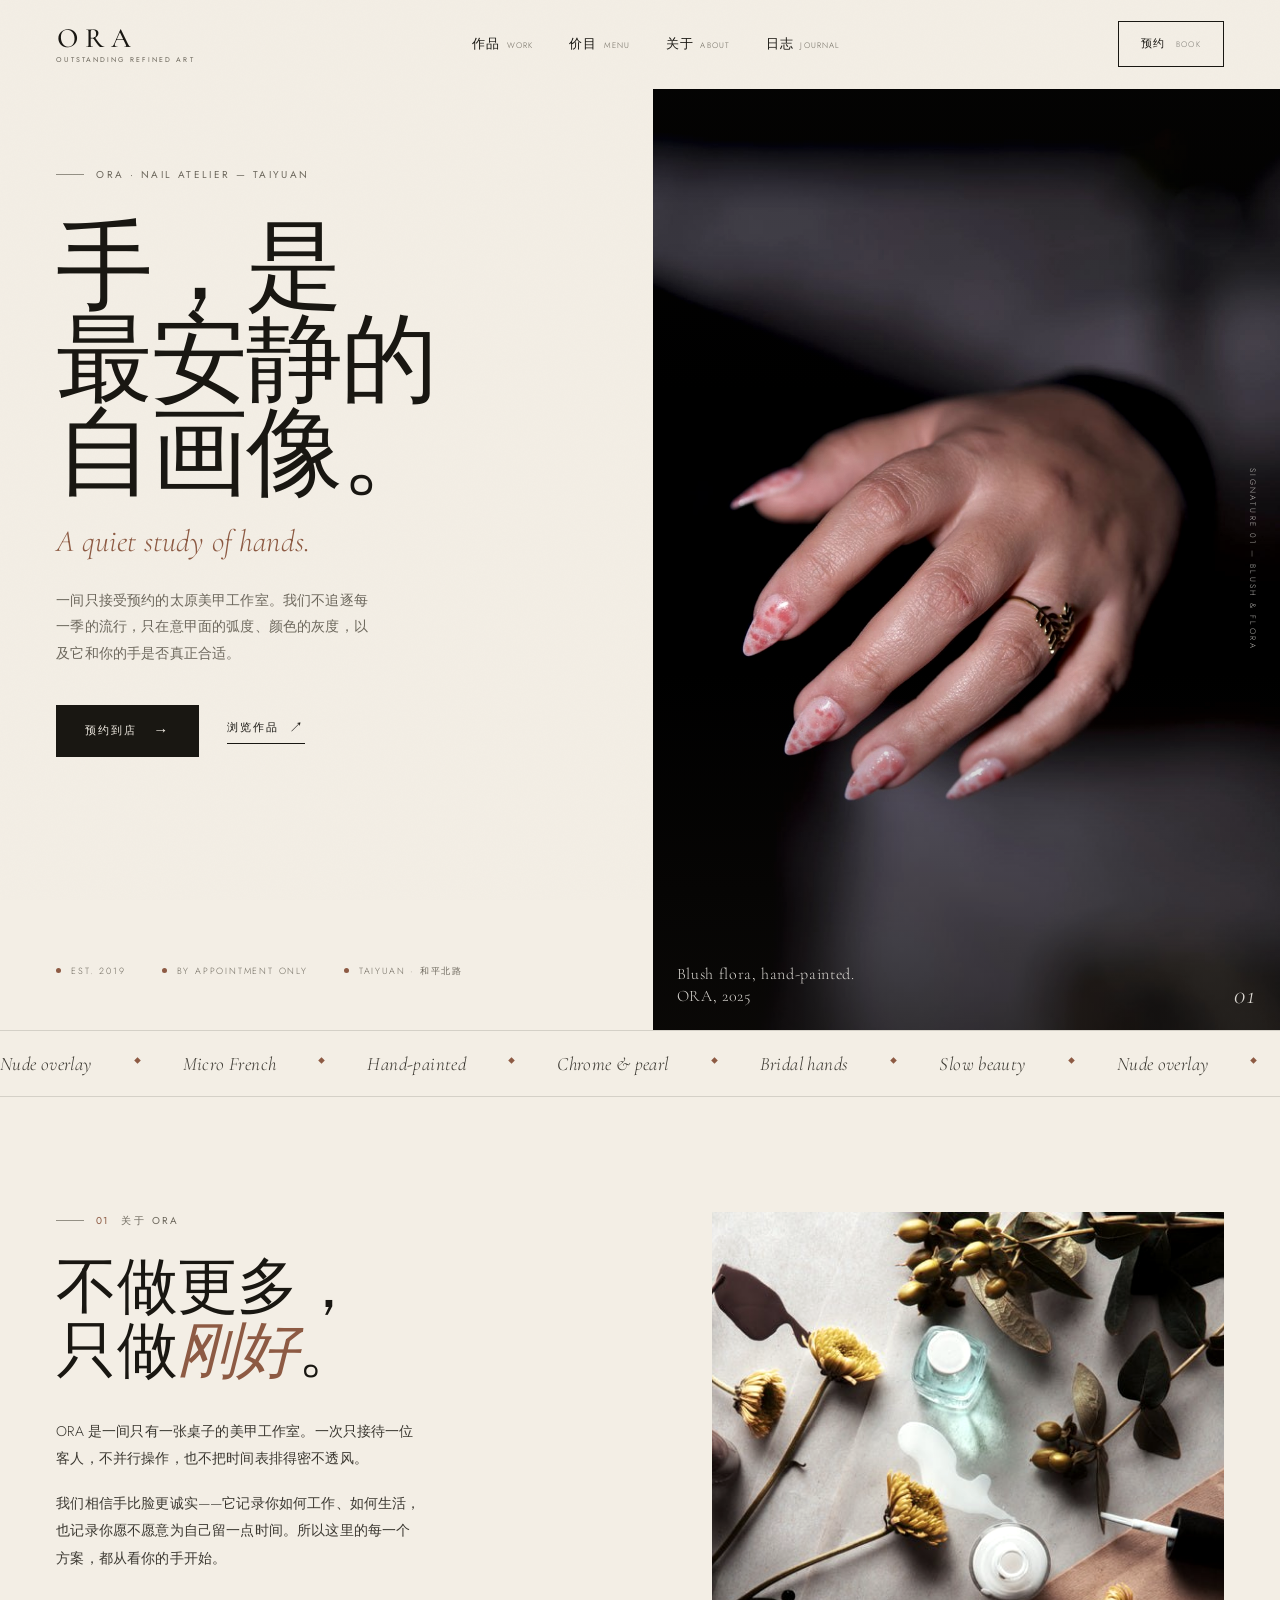
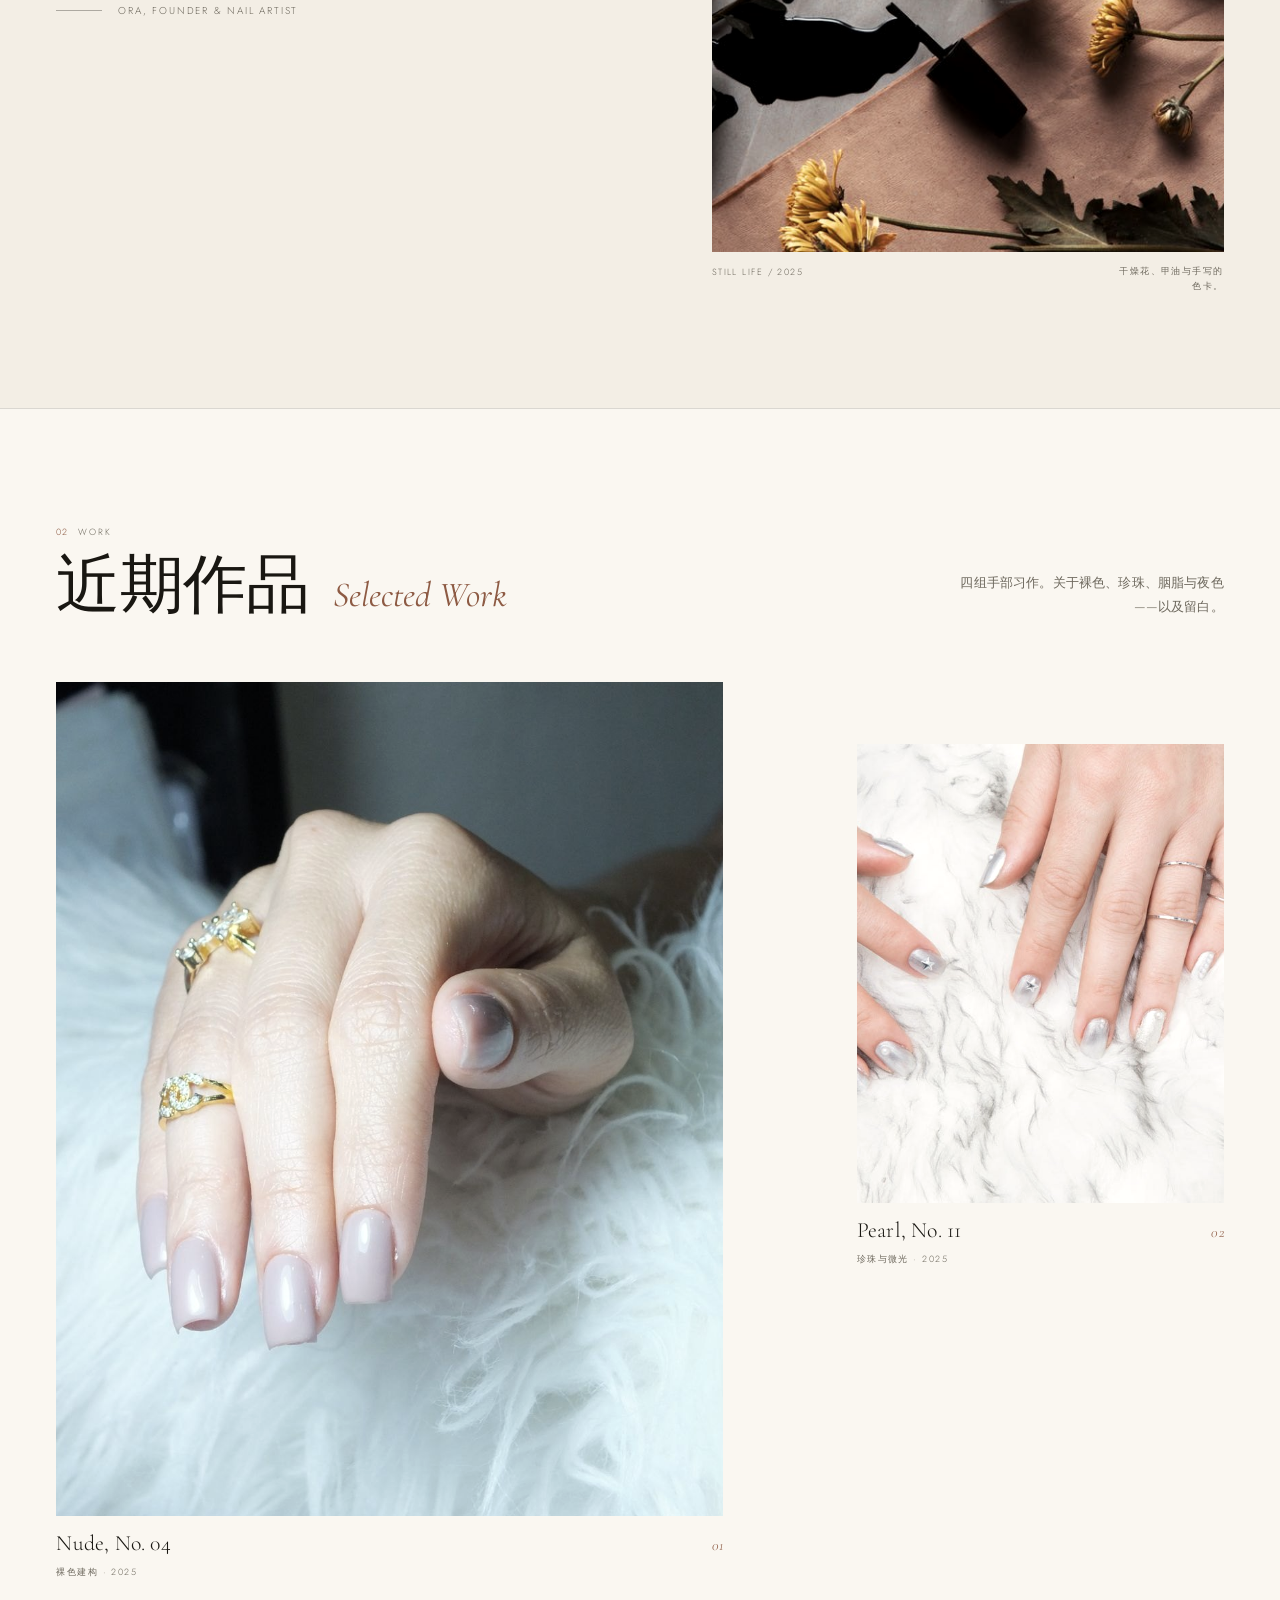
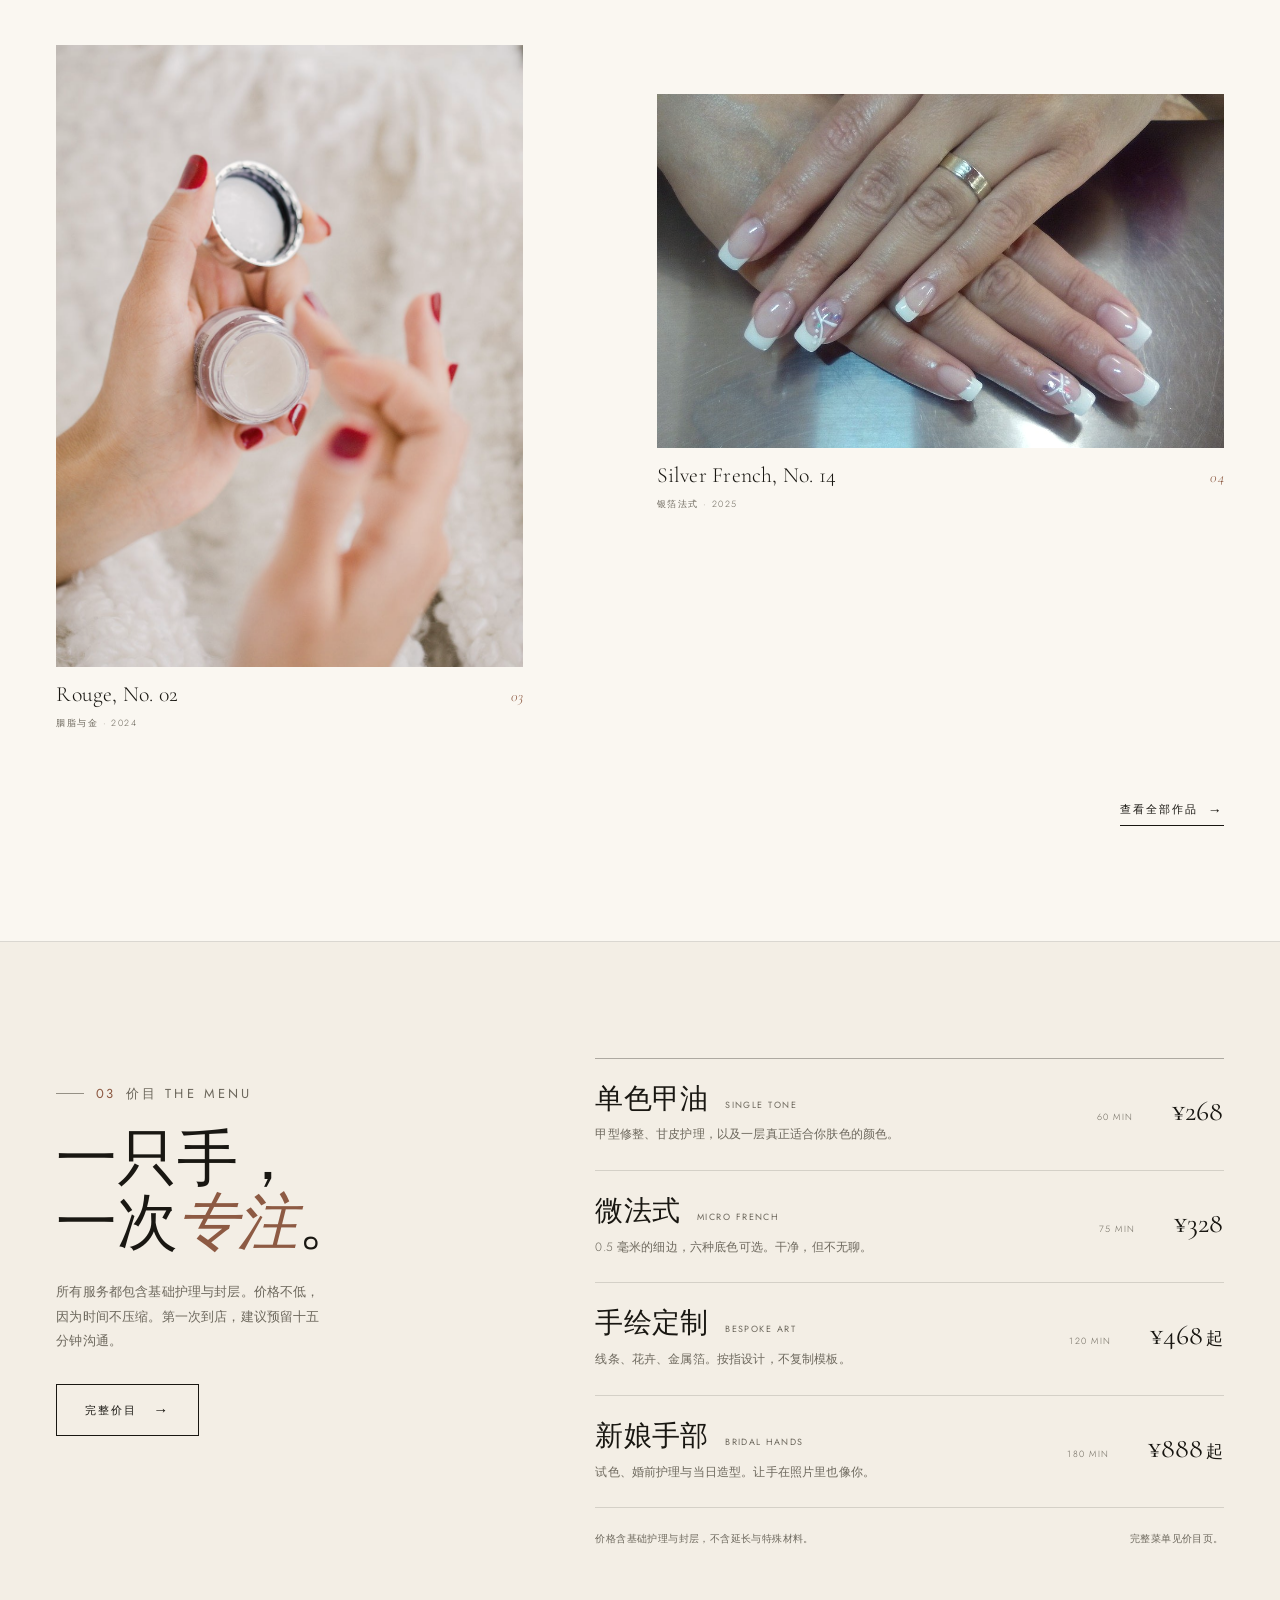
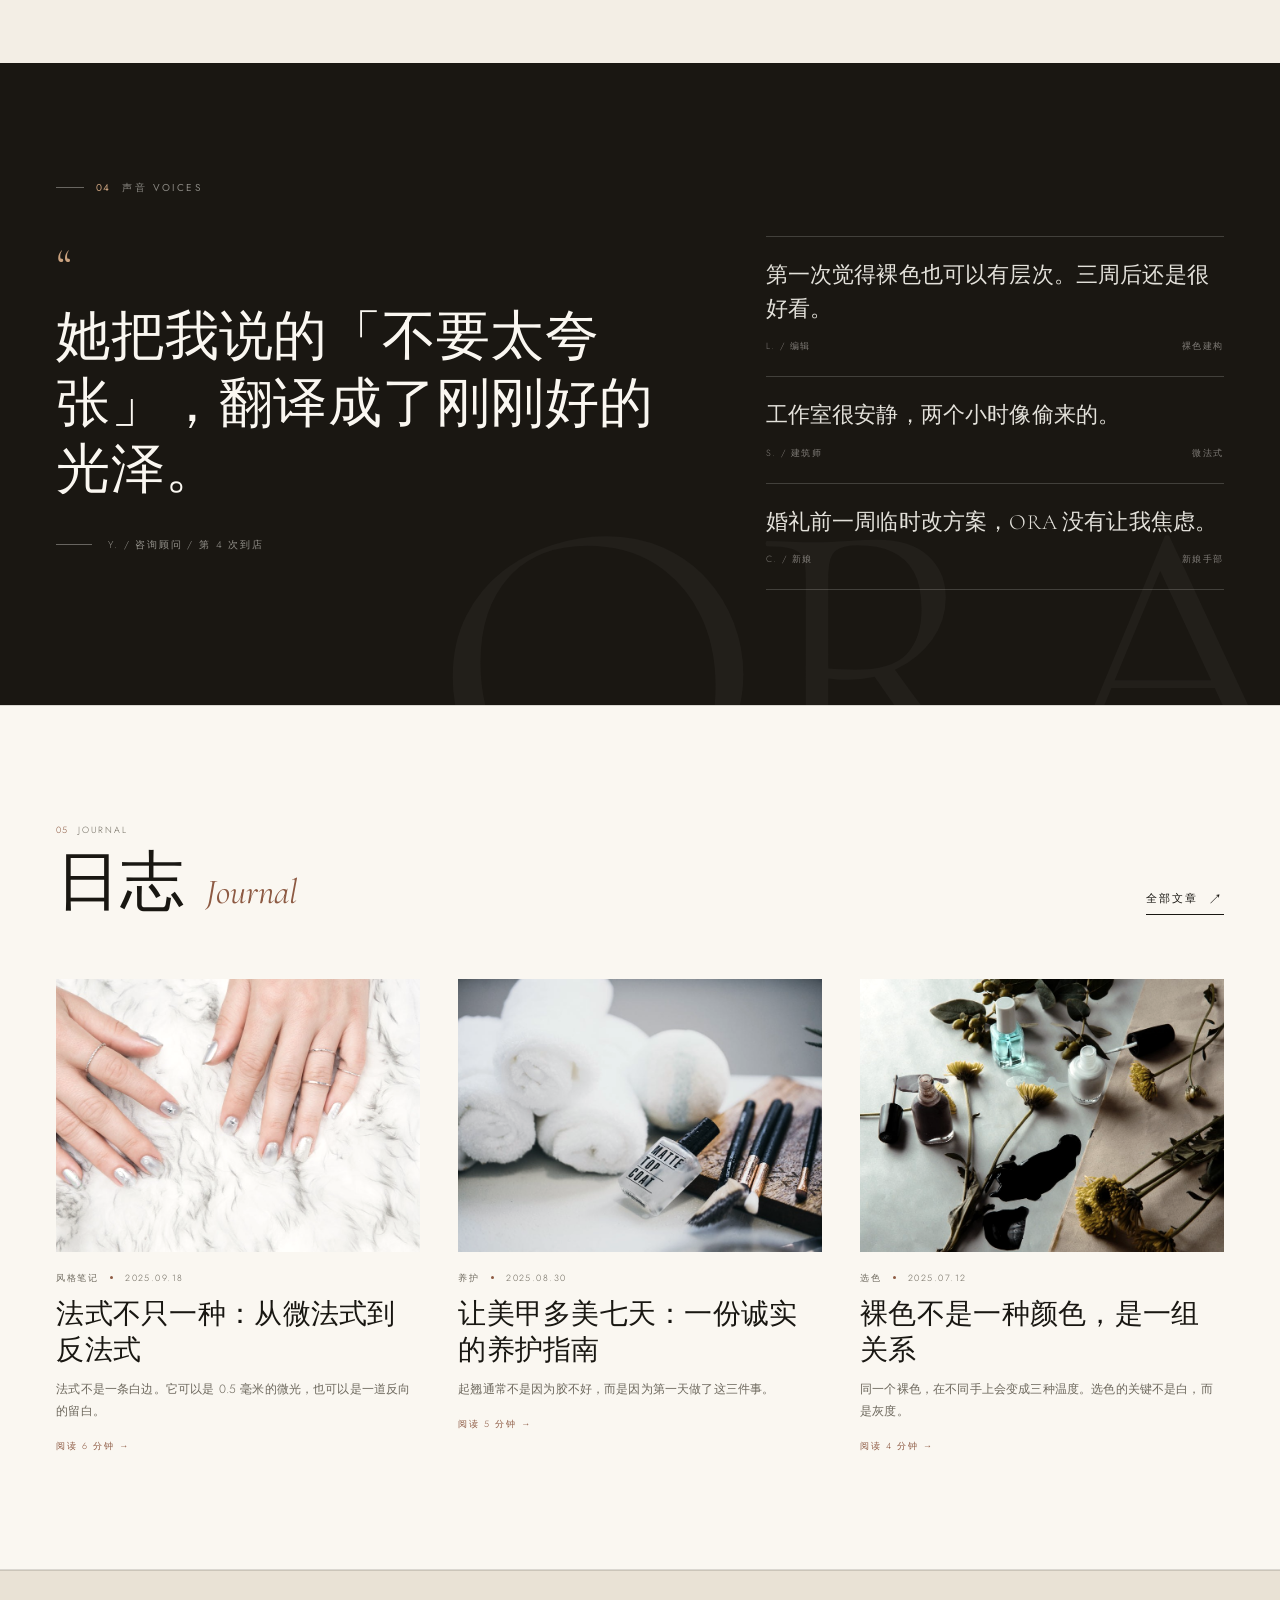
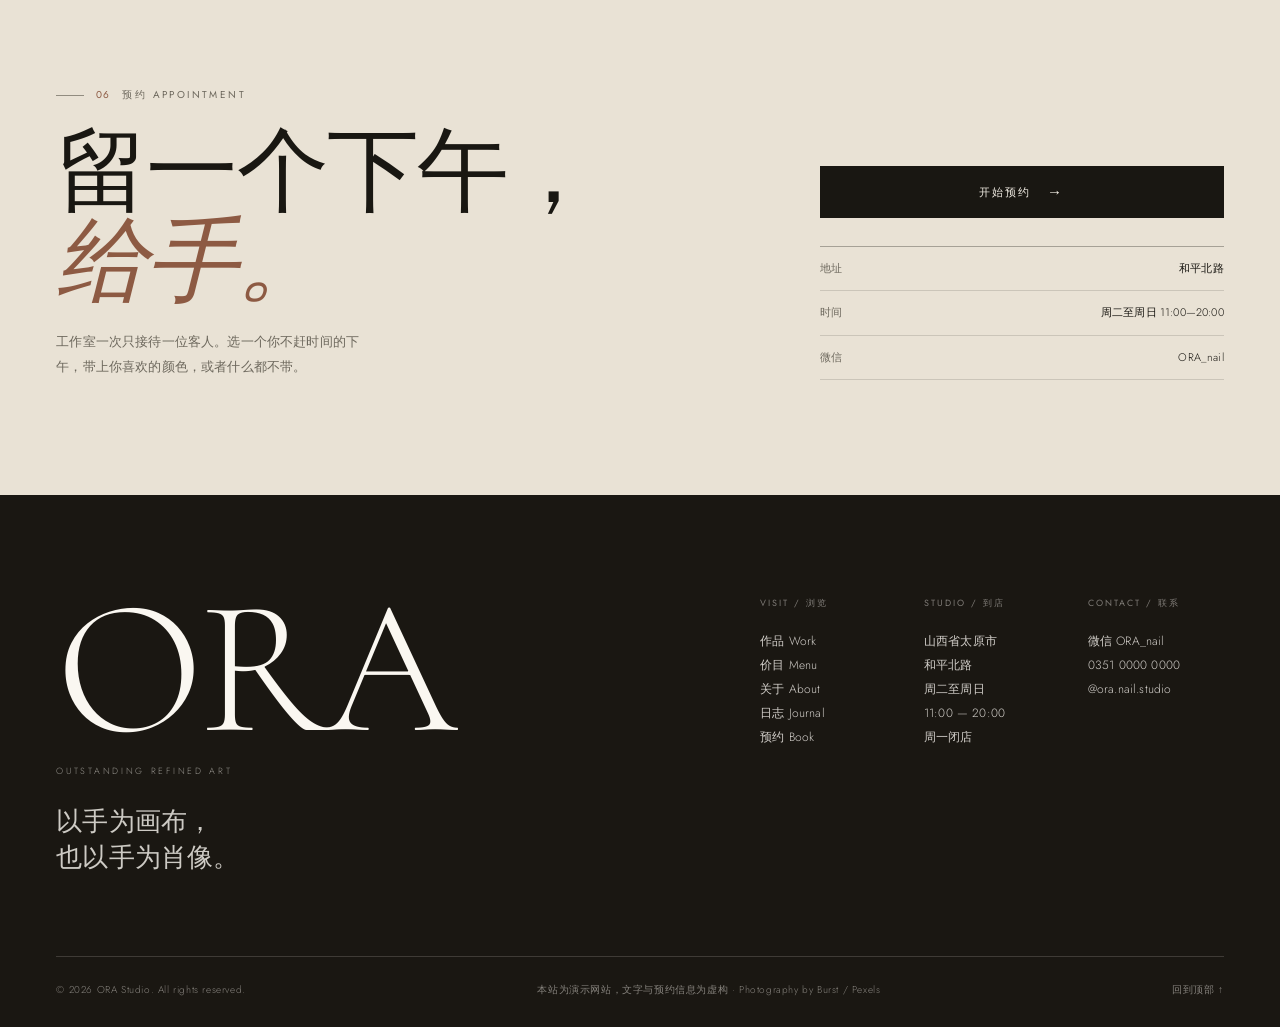
<file: index.html>
<!doctype html>
<html lang="zh-CN">
<head>
  <meta charset="utf-8">
  <meta name="viewport" content="width=device-width, initial-scale=1">
  <title>ORA — 手，是最安静的自画像。｜太原美甲工作室</title>
  <meta name="description" content="ORA 是一间只接受预约的太原美甲工作室。以手为画布，也以手为肖像。裸色建构、微法式、手绘定制与新娘手部护理。">
  <meta name="theme-color" content="#f3eee5">
  <link rel="icon" href="favicon.svg" type="image/svg+xml">
  <link rel="stylesheet" href="assets/css/style.css?v=20261027-7">
  <meta property="og:type" content="website">
  <meta property="og:site_name" content="ORA">
  <meta property="og:title" content="ORA — 手，是最安静的自画像。｜太原美甲工作室">
  <meta property="og:description" content="ORA 是一间只接受预约的太原美甲工作室。以手为画布，也以手为肖像。裸色建构、微法式、手绘定制与新娘手部护理。">
  <meta property="og:image" content="assets/images/hero-signature.jpg">
  <meta name="twitter:card" content="summary_large_image">
  <script>document.documentElement.classList.add('js');</script>
</head>
<body id="top" class="page-home">
  <a class="skip-link" href="#main">跳到主要内容</a>
<header class="site-header" data-header>
  <div class="container header-inner">
    <a class="brand" href="index.html" aria-label="ORA 首页">
      <span class="brand-mark">ORA</span>
      <span class="brand-sub">Outstanding Refined Art</span>
    </a>
    <nav class="site-nav" aria-label="主导航">
        <a href="works.html"><span class="nav-cn">作品</span><span class="nav-en">Work</span></a>
        <a href="services.html"><span class="nav-cn">价目</span><span class="nav-en">Menu</span></a>
        <a href="about.html"><span class="nav-cn">关于</span><span class="nav-en">About</span></a>
        <a href="journal.html"><span class="nav-cn">日志</span><span class="nav-en">Journal</span></a>
    </nav>
    <div class="header-actions">
      <a class="header-cta" href="booking.html">预约 <span class="en">Book</span></a>
      <button class="menu-toggle" type="button" aria-label="打开菜单" aria-expanded="false" aria-controls="mobileMenu" data-menu-toggle></button>
    </div>
  </div>
</header>

<div class="mobile-menu" id="mobileMenu" data-menu tabindex="-1">
  <nav aria-label="移动端导航">
    <a href="works.html"><span><span class="menu-num">01</span>作品<span class="menu-en">Work</span></span><span aria-hidden="true">→</span></a><a href="services.html"><span><span class="menu-num">02</span>价目<span class="menu-en">Menu</span></span><span aria-hidden="true">→</span></a><a href="about.html"><span><span class="menu-num">03</span>关于<span class="menu-en">About</span></span><span aria-hidden="true">→</span></a><a href="journal.html"><span><span class="menu-num">04</span>日志<span class="menu-en">Journal</span></span><span aria-hidden="true">→</span></a><a href="booking.html"><span><span class="menu-num">05</span>预约<span class="menu-en">Book</span></span><span aria-hidden="true">→</span></a>
  </nav>
  <div class="mobile-menu-foot">
    <p>山西省太原市和平北路<br>周二至周日 11:00—20:00</p>
    <p><a href="https://www.instagram.com/" target="_blank" rel="noopener">Instagram</a><br><a href="booking.html">预约到店</a></p>
  </div>
</div>
  <main id="main" class="">
<section class="hero">
  <div class="hero-copy">
    <p class="eyebrow">ORA · Nail Atelier — Taiyuan</p>
    <h1 class="hero-title">
      <span class="line">手，是</span>
      <span class="line">最安静的</span>
      <span class="line">自画像。</span>
    </h1>
    <p class="hero-en">A quiet study of hands.</p>
    <p class="hero-lede">一间只接受预约的太原美甲工作室。我们不追逐每一季的流行，只在意甲面的弧度、颜色的灰度，以及它和你的手是否真正合适。</p>
    <div class="hero-actions">
      <a class="btn btn--dark" href="booking.html">预约到店 <span class="arrow">→</span></a>
      <a class="text-link" href="works.html">浏览作品 <span class="arrow">↗</span></a>
    </div>
    <div class="hero-meta">
      <span>EST. 2019</span>
      <span>By appointment only</span>
      <span>Taiyuan · 和平北路</span>
    </div>
  </div>
  <div class="hero-visual">
    <img src="assets/images/hero-signature.jpg" alt="深色背景中，一只涂着粉调花卉甲油的手，指间戴着一枚细金戒指" width="1000" height="1500" fetchpriority="high">
    <p class="hero-caption">Signature 01 — Blush &amp; Flora</p>
    <div class="hero-caption-bottom">
      <p class="caption-main">Blush flora, hand-painted.<br>ORA, 2025</p>
      <p class="caption-num">01</p>
    </div>
  </div>
</section>

<div class="marquee" aria-hidden="true">
  <div class="marquee-track">
    <div class="marquee-group">
      <span>Nude overlay</span><i>◆</i>
      <span>Micro French</span><i>◆</i>
      <span>Hand-painted</span><i>◆</i>
      <span>Chrome &amp; pearl</span><i>◆</i>
      <span>Bridal hands</span><i>◆</i>
      <span>Slow beauty</span><i>◆</i>
    </div>
    <div class="marquee-group">
      <span>Nude overlay</span><i>◆</i>
      <span>Micro French</span><i>◆</i>
      <span>Hand-painted</span><i>◆</i>
      <span>Chrome &amp; pearl</span><i>◆</i>
      <span>Bridal hands</span><i>◆</i>
      <span>Slow beauty</span><i>◆</i>
    </div>
  </div>
</div>

<section class="section" id="about">
  <div class="container intro-grid">
    <div class="reveal">
      <p class="eyebrow"><span class="num">01</span> 关于 ORA</p>
      <h2 class="intro-title">不做更多，<br>只做<em>刚好</em>。</h2>
      <div class="intro-body">
        <p>ORA 是一间只有一张桌子的美甲工作室。一次只接待一位客人，不并行操作，也不把时间表排得密不透风。</p>
        <p>我们相信手比脸更诚实——它记录你如何工作、如何生活，也记录你愿不愿意为自己留一点时间。所以这里的每一个方案，都从看你的手开始。</p>
      </div>
      <p class="intro-sign">ORA, founder &amp; nail artist</p>
    </div>
    <figure class="intro-figure reveal" style="--i: 1">
      <div class="media">
        <img src="assets/images/studio-flatlay.jpg" alt="亚麻布上散落着干燥花、指甲油与手写色卡" width="1000" height="667">
      </div>
      <figcaption>
        <span>Still life / 2025</span>
        <span class="figure-note">干燥花、甲油与手写的色卡。</span>
      </figcaption>
    </figure>
  </div>
</section>

<section class="section section--cream">
  <div class="container">
    <p class="section-index reveal"><span class="index-num">02</span> Work</p>
    <div class="section-head reveal">
      <h2>近期作品 <em>Selected Work</em></h2>
      <p class="head-note">四组手部习作。关于裸色、珍珠、胭脂与夜色——以及留白。</p>
    </div>
    <div class="works-feature">
      <a class="work-card reveal" href="works.html">
        <figure>
          <div class="media">
            <img src="assets/images/hands-nude.jpg" alt="白色皮草上，一只做了裸色短甲的手，戴着细金戒指" width="1000" height="1333">
          </div>
          <figcaption>
            <div>
              <span class="work-title">Nude, No. 04</span>
              <span class="work-cat">裸色建构 · 2025</span>
            </div>
            <span class="work-index">01</span>
          </figcaption>
        </figure>
      </a>
      <a class="work-card reveal" href="works.html" style="--i: 1">
        <figure>
          <div class="media">
            <img src="assets/images/work-pearl.jpg" alt="白色背景上，指尖点缀珍珠与银色亮片的美甲" width="1000" height="667">
          </div>
          <figcaption>
            <div>
              <span class="work-title">Pearl, No. 11</span>
              <span class="work-cat">珍珠与微光 · 2025</span>
            </div>
            <span class="work-index">02</span>
          </figcaption>
        </figure>
      </a>
      <a class="work-card reveal" href="works.html" style="--i: 2">
        <figure>
          <div class="media">
            <img src="assets/images/work-rouge.jpg" alt="红色美甲的手捧着一个小巧的银色化妆品罐" width="1000" height="1500">
          </div>
          <figcaption>
            <div>
              <span class="work-title">Rouge, No. 02</span>
              <span class="work-cat">胭脂与金 · 2024</span>
            </div>
            <span class="work-index">03</span>
          </figcaption>
        </figure>
      </a>
      <a class="work-card reveal" href="works.html" style="--i: 3">
        <figure>
          <div class="media">
            <img src="assets/images/work-silver-french.jpg" alt="裸色底、银色细边与银箔点缀的法式美甲，手戴银色戒指" width="960" height="720">
          </div>
          <figcaption>
            <div>
              <span class="work-title">Silver French, No. 14</span>
              <span class="work-cat">银箔法式 · 2025</span>
            </div>
            <span class="work-index">04</span>
          </figcaption>
        </figure>
      </a>
    </div>
    <div class="works-foot reveal">
      <a class="text-link" href="works.html">查看全部作品 <span class="arrow">→</span></a>
    </div>
  </div>
</section>

<section class="section">
  <div class="container services-preview">
    <div class="services-intro reveal">
      <p class="eyebrow"><span class="num">03</span> 价目 The Menu</p>
      <h2 class="intro-title">一只手，<br>一次<em>专注</em>。</h2>
      <p>所有服务都包含基础护理与封层。价格不低，因为时间不压缩。第一次到店，建议预留十五分钟沟通。</p>
      <a class="btn btn--line" href="services.html">完整价目 <span class="arrow">→</span></a>
    </div>
    <div class="price-list reveal" style="--i: 1">
      <div class="price-row">
        <div>
          <h3>单色甲油 <em>Single Tone</em></h3>
          <p class="price-desc">甲型修整、甘皮护理，以及一层真正适合你肤色的颜色。</p>
        </div>
        <div class="price-meta">
          <span class="duration">60 min</span>
          <strong>¥268</strong>
        </div>
      </div>
      <div class="price-row">
        <div>
          <h3>微法式 <em>Micro French</em></h3>
          <p class="price-desc">0.5 毫米的细边，六种底色可选。干净，但不无聊。</p>
        </div>
        <div class="price-meta">
          <span class="duration">75 min</span>
          <strong>¥328</strong>
        </div>
      </div>
      <div class="price-row">
        <div>
          <h3>手绘定制 <em>Bespoke Art</em></h3>
          <p class="price-desc">线条、花卉、金属箔。按指设计，不复制模板。</p>
        </div>
        <div class="price-meta">
          <span class="duration">120 min</span>
          <strong>¥468<small>起</small></strong>
        </div>
      </div>
      <div class="price-row">
        <div>
          <h3>新娘手部 <em>Bridal Hands</em></h3>
          <p class="price-desc">试色、婚前护理与当日造型。让手在照片里也像你。</p>
        </div>
        <div class="price-meta">
          <span class="duration">180 min</span>
          <strong>¥888<small>起</small></strong>
        </div>
      </div>
      <p class="price-note">
        <span>价格含基础护理与封层，不含延长与特殊材料。</span>
        <span>完整菜单见价目页。</span>
      </p>
    </div>
  </div>
</section>

<section class="section voices">
  <div class="container">
    <p class="eyebrow"><span class="num">04</span> 声音 Voices</p>
    <div class="voices-grid">
      <div class="reveal">
        <blockquote class="voices-quote">
          <span class="quote-mark">“</span>她把我说的「不要太夸张」，翻译成了刚刚好的光泽。
        </blockquote>
        <p class="voices-attrib">Y. / 咨询顾问 / 第 4 次到店</p>
      </div>
      <div class="voice-list reveal" style="--i: 1">
        <div class="voice">
          <p>第一次觉得裸色也可以有层次。三周后还是很好看。</p>
          <footer><span>L. / 编辑</span><span>裸色建构</span></footer>
        </div>
        <div class="voice">
          <p>工作室很安静，两个小时像偷来的。</p>
          <footer><span>S. / 建筑师</span><span>微法式</span></footer>
        </div>
        <div class="voice">
          <p>婚礼前一周临时改方案，ORA 没有让我焦虑。</p>
          <footer><span>C. / 新娘</span><span>新娘手部</span></footer>
        </div>
      </div>
    </div>
  </div>
</section>

<section class="section section--cream">
  <div class="container">
    <p class="section-index reveal"><span class="index-num">05</span> Journal</p>
    <div class="section-head reveal">
      <h2>日志 <em>Journal</em></h2>
      <a class="text-link" href="journal.html">全部文章 <span class="arrow">↗</span></a>
    </div>
    <div class="journal-grid">
      <a class="journal-card reveal" href="journal-french.html">
        <div class="media">
          <img src="assets/images/work-pearl.jpg" alt="白色背景上，点缀珍珠的裸色美甲特写" width="1000" height="667">
        </div>
        <div class="journal-meta"><span>风格笔记</span><span class="dot"></span><span>2025.09.18</span></div>
        <h3>法式不只一种：从微法式到反法式</h3>
        <p class="excerpt">法式不是一条白边。它可以是 0.5 毫米的微光，也可以是一道反向的留白。</p>
        <span class="read">阅读 6 分钟 →</span>
      </a>
      <a class="journal-card reveal" href="journal-aftercare.html" style="--i: 1">
        <div class="media">
          <img src="assets/images/studio-tools.jpg" alt="白色台面上摆放着甲油、化妆棉与护理工具" width="1000" height="667">
        </div>
        <div class="journal-meta"><span>养护</span><span class="dot"></span><span>2025.08.30</span></div>
        <h3>让美甲多美七天：一份诚实的养护指南</h3>
        <p class="excerpt">起翘通常不是因为胶不好，而是因为第一天做了这三件事。</p>
        <span class="read">阅读 5 分钟 →</span>
      </a>
      <a class="journal-card reveal" href="journal-color.html" style="--i: 2">
        <div class="media">
          <img src="assets/images/journal-color.jpg" alt="干燥花与裸粉色甲油瓶的静物摆拍" width="1000" height="667">
        </div>
        <div class="journal-meta"><span>选色</span><span class="dot"></span><span>2025.07.12</span></div>
        <h3>裸色不是一种颜色，是一组关系</h3>
        <p class="excerpt">同一个裸色，在不同手上会变成三种温度。选色的关键不是白，而是灰度。</p>
        <span class="read">阅读 4 分钟 →</span>
      </a>
    </div>
  </div>
</section>

<section class="section booking-cta">
  <div class="container booking-cta-grid">
    <div class="reveal">
      <p class="eyebrow"><span class="num">06</span> 预约 Appointment</p>
      <h2 class="booking-cta-title">留一个下午，<br><em>给手。</em></h2>
      <p class="booking-cta-copy">工作室一次只接待一位客人。选一个你不赶时间的下午，带上你喜欢的颜色，或者什么都不带。</p>
    </div>
    <div class="booking-cta-aside reveal" style="--i: 1">
      <a class="btn btn--dark" href="booking.html">开始预约 <span class="arrow">→</span></a>
      <div class="cta-info">
        <div><span>地址</span><span>和平北路</span></div>
        <div><span>时间</span><span>周二至周日 11:00—20:00</span></div>
        <div><span>微信</span><span>ORA_nail</span></div>
      </div>
    </div>
  </div>
</section>
  </main>
<footer class="site-footer">
  <div class="container">
    <div class="footer-top">
      <div class="footer-brand">
        <p class="footer-word">ORA</p>
        <p class="footer-tag">Outstanding Refined Art</p>
        <p class="footer-line">以手为画布，<br>也以手为肖像。</p>
      </div>
      <div class="footer-cols">
        <div class="footer-col">
          <h3>Visit / 浏览</h3>
          <p><a href="works.html">作品 Work</a></p>
          <p><a href="services.html">价目 Menu</a></p>
          <p><a href="about.html">关于 About</a></p>
          <p><a href="journal.html">日志 Journal</a></p>
          <p><a href="booking.html">预约 Book</a></p>
        </div>
        <div class="footer-col">
          <h3>Studio / 到店</h3>
          <p>山西省太原市<br>和平北路</p>
          <p>周二至周日<br>11:00 — 20:00</p>
          <p>周一闭店</p>
        </div>
        <div class="footer-col">
          <h3>Contact / 联系</h3>
          <p>微信 ORA_nail</p>
          <p><a href="tel:+863510000000">0351 0000 0000</a></p>
          <p><a href="https://www.instagram.com/" target="_blank" rel="noopener">@ora.nail.studio</a></p>
        </div>
      </div>
    </div>
    <div class="footer-bottom">
      <p>© <span data-year>2026</span> ORA Studio. All rights reserved.</p>
      <p>本站为演示网站，文字与预约信息为虚构 · Photography by Burst / Pexels</p>
      <a href="#top">回到顶部 ↑</a>
    </div>
  </div>
</footer>
  <script src="assets/js/main.js?v=20261027-7" defer></script>
</body>
</html>
</file>
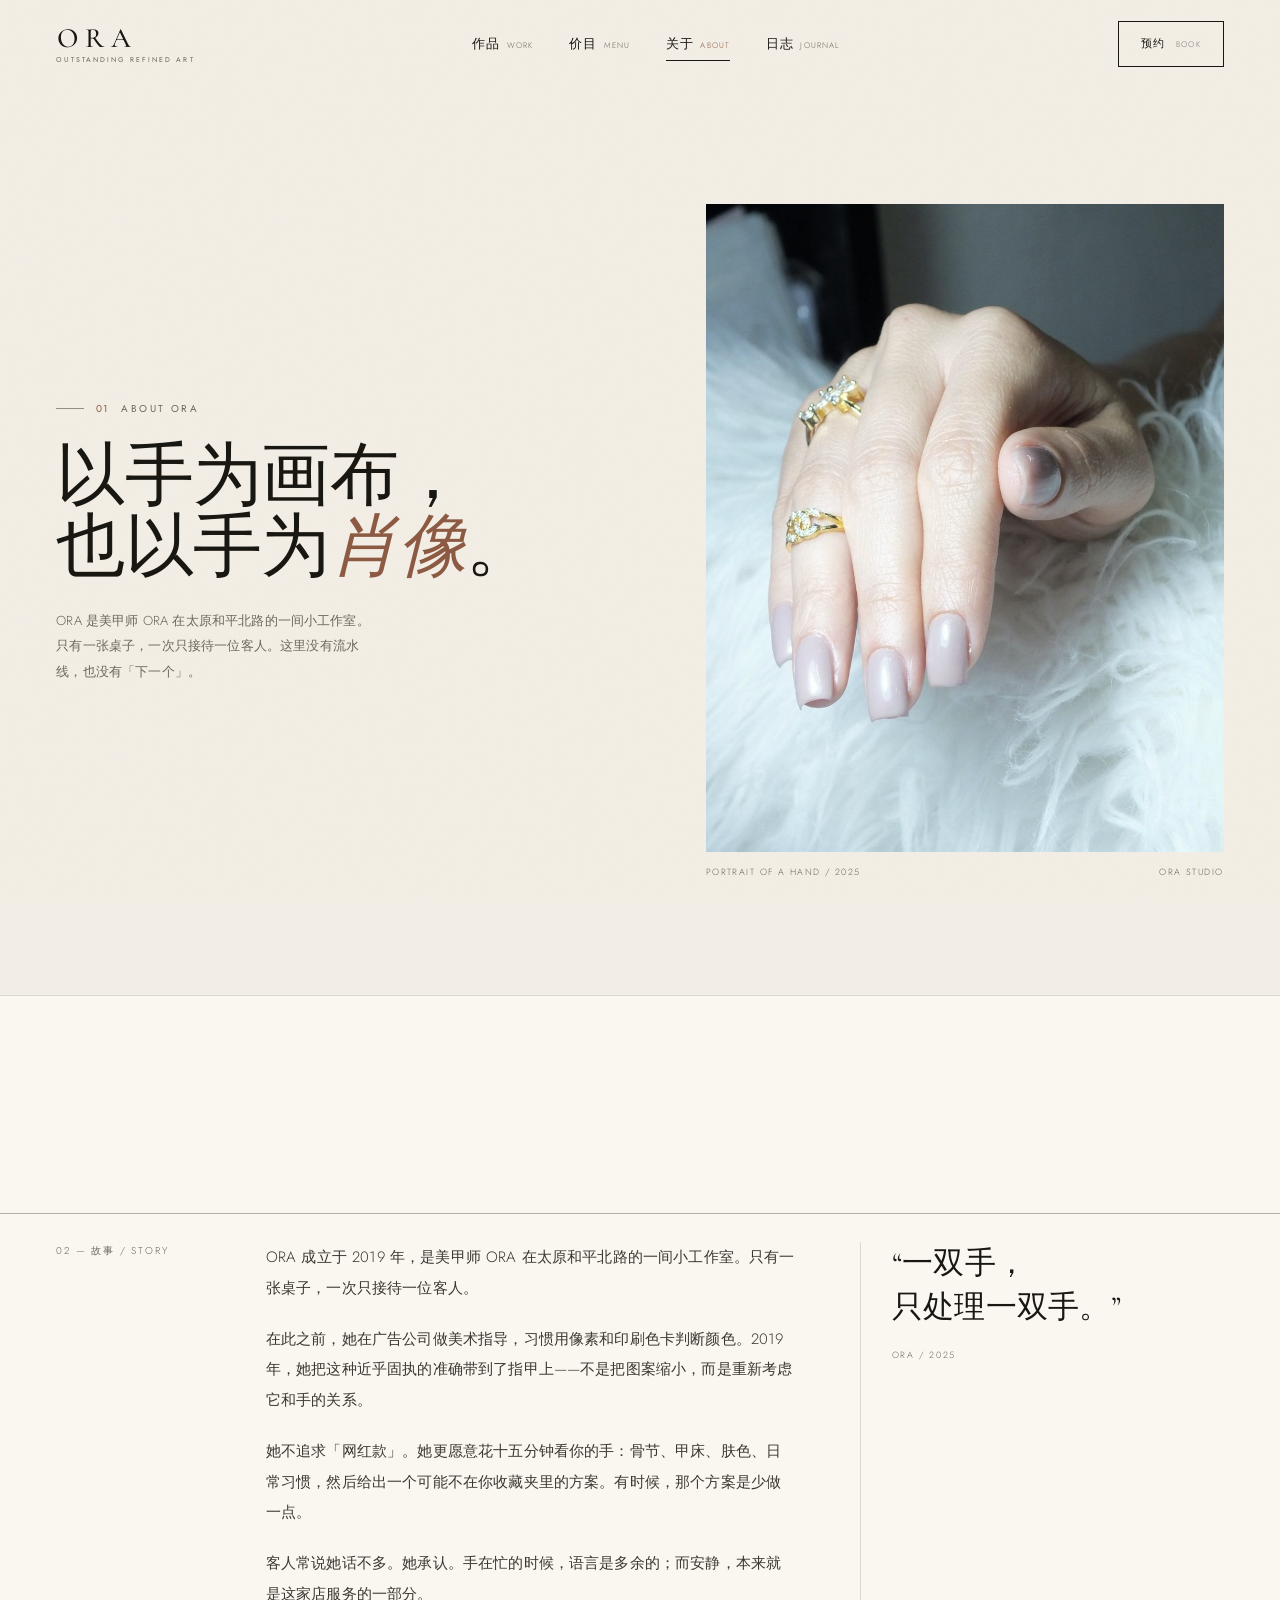
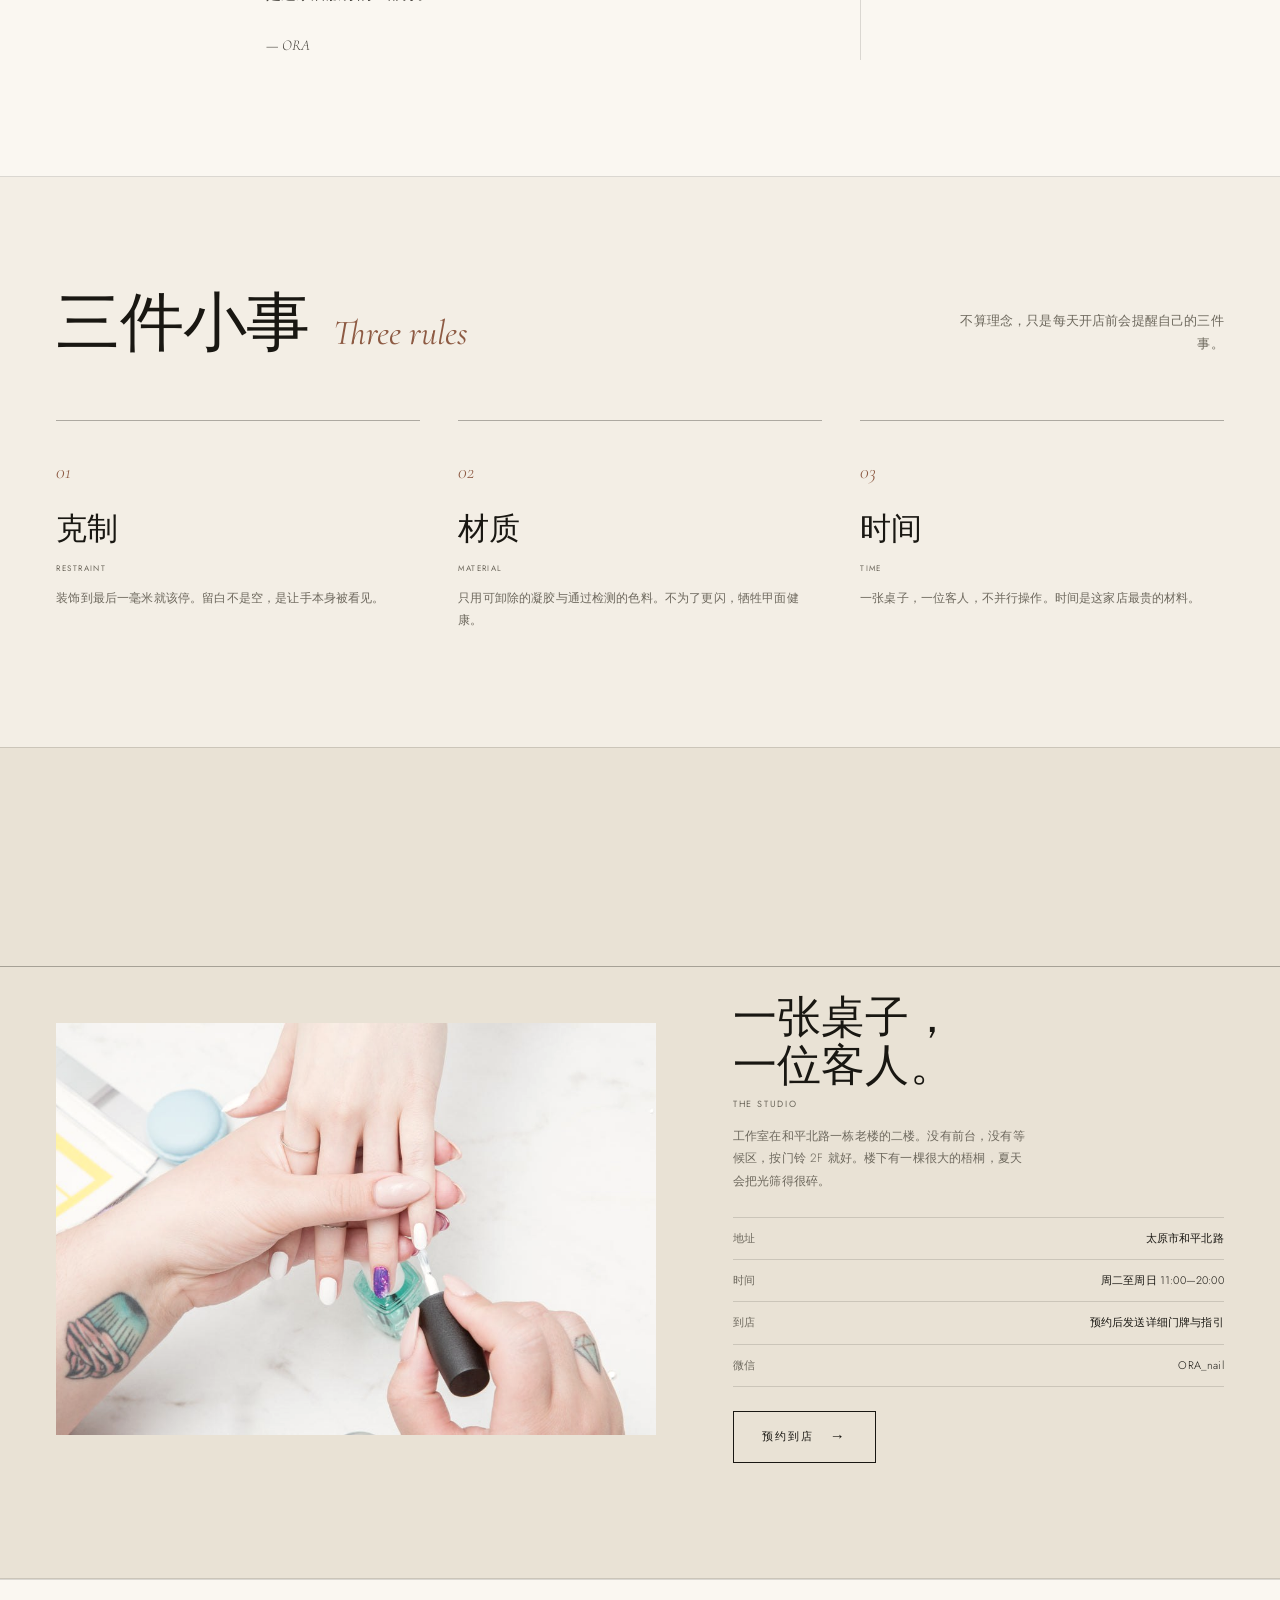
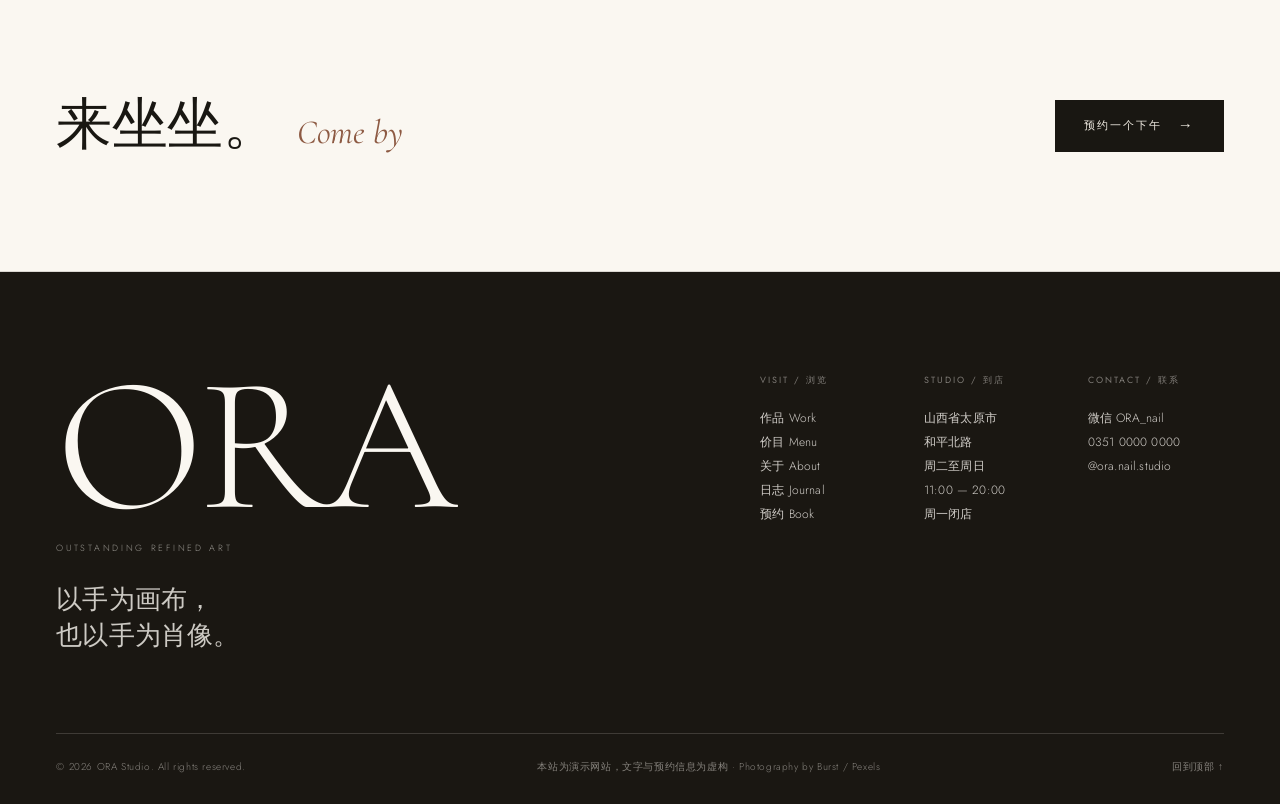
<file: about.html>
<!doctype html>
<html lang="zh-CN">
<head>
  <meta charset="utf-8">
  <meta name="viewport" content="width=device-width, initial-scale=1">
  <title>关于 About — ORA</title>
  <meta name="description" content="ORA，美甲师与她的太原小工作室。以手为画布，也以手为肖像。了解 ORA 的故事、三件小事与到店信息。">
  <meta name="theme-color" content="#f3eee5">
  <link rel="icon" href="favicon.svg" type="image/svg+xml">
  <link rel="stylesheet" href="assets/css/style.css?v=20261027-7">
  <meta property="og:type" content="website">
  <meta property="og:site_name" content="ORA">
  <meta property="og:title" content="关于 About — ORA">
  <meta property="og:description" content="ORA，美甲师与她的太原小工作室。以手为画布，也以手为肖像。了解 ORA 的故事、三件小事与到店信息。">
  <meta property="og:image" content="assets/images/hero-signature.jpg">
  <meta name="twitter:card" content="summary_large_image">
  <script>document.documentElement.classList.add('js');</script>
</head>
<body id="top" class="page-about">
  <a class="skip-link" href="#main">跳到主要内容</a>
<header class="site-header" data-header>
  <div class="container header-inner">
    <a class="brand" href="index.html" aria-label="ORA 首页">
      <span class="brand-mark">ORA</span>
      <span class="brand-sub">Outstanding Refined Art</span>
    </a>
    <nav class="site-nav" aria-label="主导航">
        <a href="works.html"><span class="nav-cn">作品</span><span class="nav-en">Work</span></a>
        <a href="services.html"><span class="nav-cn">价目</span><span class="nav-en">Menu</span></a>
        <a href="about.html" aria-current="page"><span class="nav-cn">关于</span><span class="nav-en">About</span></a>
        <a href="journal.html"><span class="nav-cn">日志</span><span class="nav-en">Journal</span></a>
    </nav>
    <div class="header-actions">
      <a class="header-cta" href="booking.html">预约 <span class="en">Book</span></a>
      <button class="menu-toggle" type="button" aria-label="打开菜单" aria-expanded="false" aria-controls="mobileMenu" data-menu-toggle></button>
    </div>
  </div>
</header>

<div class="mobile-menu" id="mobileMenu" data-menu tabindex="-1">
  <nav aria-label="移动端导航">
    <a href="works.html"><span><span class="menu-num">01</span>作品<span class="menu-en">Work</span></span><span aria-hidden="true">→</span></a><a href="services.html"><span><span class="menu-num">02</span>价目<span class="menu-en">Menu</span></span><span aria-hidden="true">→</span></a><a href="about.html" aria-current="page"><span><span class="menu-num">03</span>关于<span class="menu-en">About</span></span><span aria-hidden="true">→</span></a><a href="journal.html"><span><span class="menu-num">04</span>日志<span class="menu-en">Journal</span></span><span aria-hidden="true">→</span></a><a href="booking.html"><span><span class="menu-num">05</span>预约<span class="menu-en">Book</span></span><span aria-hidden="true">→</span></a>
  </nav>
  <div class="mobile-menu-foot">
    <p>山西省太原市和平北路<br>周二至周日 11:00—20:00</p>
    <p><a href="https://www.instagram.com/" target="_blank" rel="noopener">Instagram</a><br><a href="booking.html">预约到店</a></p>
  </div>
</div>
  <main id="main" class="">
<section class="section">
  <div class="container about-hero">
    <div class="reveal">
      <p class="eyebrow"><span class="num">01</span> About ORA</p>
      <h1 class="about-statement">以手为画布，<br>也以手为<em>肖像</em>。</h1>
      <p class="about-sub">ORA 是美甲师 ORA 在太原和平北路的一间小工作室。只有一张桌子，一次只接待一位客人。这里没有流水线，也没有「下一个」。</p>
    </div>
    <figure class="about-portrait reveal" style="--i: 1">
      <div class="media">
        <img src="assets/images/hands-nude.jpg" alt="白色皮草上，一只做了裸色短甲的手，戴着细金戒指" width="1000" height="1333" loading="eager">
      </div>
      <figcaption>
        <span>Portrait of a hand / 2025</span>
        <span>ORA Studio</span>
      </figcaption>
    </figure>
  </div>
</section>

<section class="section section--cream">
  <div class="container story">
    <p class="story-label">02 — 故事 / Story</p>
    <div class="story-body">
      <p class="lead">ORA 成立于 2019 年，是美甲师 ORA 在太原和平北路的一间小工作室。只有一张桌子，一次只接待一位客人。</p>
      <p>在此之前，她在广告公司做美术指导，习惯用像素和印刷色卡判断颜色。2019 年，她把这种近乎固执的准确带到了指甲上——不是把图案缩小，而是重新考虑它和手的关系。</p>
      <p>她不追求「网红款」。她更愿意花十五分钟看你的手：骨节、甲床、肤色、日常习惯，然后给出一个可能不在你收藏夹里的方案。有时候，那个方案是少做一点。</p>
      <p>客人常说她话不多。她承认。手在忙的时候，语言是多余的；而安静，本来就是这家店服务的一部分。</p>
      <p class="story-sign">— ORA</p>
    </div>
    <aside class="story-aside reveal" style="--i: 1">
      <p class="story-quote">“一双手，<br>只处理一双手。”</p>
      <p class="story-quote-by">ORA / 2025</p>
    </aside>
  </div>
</section>

<section class="section">
  <div class="container">
    <div class="section-head reveal">
      <h2>三件小事 <em>Three rules</em></h2>
      <p class="head-note">不算理念，只是每天开店前会提醒自己的三件事。</p>
    </div>
    <div class="values-grid">
      <div class="value reveal">
        <p class="value-num">01</p>
        <h3>克制 <em>Restraint</em></h3>
        <p>装饰到最后一毫米就该停。留白不是空，是让手本身被看见。</p>
      </div>
      <div class="value reveal" style="--i: 1">
        <p class="value-num">02</p>
        <h3>材质 <em>Material</em></h3>
        <p>只用可卸除的凝胶与通过检测的色料。不为了更闪，牺牲甲面健康。</p>
      </div>
      <div class="value reveal" style="--i: 2">
        <p class="value-num">03</p>
        <h3>时间 <em>Time</em></h3>
        <p>一张桌子，一位客人，不并行操作。时间是这家店最贵的材料。</p>
      </div>
    </div>
  </div>
</section>

<section class="section section--deep">
  <div class="container studio-feature">
    <figure class="media reveal">
      <img src="assets/images/process.jpg" alt="美甲师正用细刷为一双手涂上裸色甲油" width="1000" height="667">
    </figure>
    <div class="studio-info reveal" style="--i: 1">
      <h2>一张桌子，<br>一位客人。 <em>The Studio</em></h2>
      <p>工作室在和平北路一栋老楼的二楼。没有前台，没有等候区，按门铃 2F 就好。楼下有一棵很大的梧桐，夏天会把光筛得很碎。</p>
      <div class="studio-facts">
        <div><span>地址</span><span>太原市和平北路</span></div>
        <div><span>时间</span><span>周二至周日 11:00—20:00</span></div>
        <div><span>到店</span><span>预约后发送详细门牌与指引</span></div>
        <div><span>微信</span><span>ORA_nail</span></div>
      </div>
      <a class="btn btn--line" href="booking.html" style="margin-top: 24px">预约到店 <span class="arrow">→</span></a>
    </div>
  </div>
</section>

<section class="section section--cream">
  <div class="container">
    <div class="cta-row">
      <h2>来坐坐。 <em>Come by</em></h2>
      <a class="btn btn--dark" href="booking.html">预约一个下午 <span class="arrow">→</span></a>
    </div>
  </div>
</section>
  </main>
<footer class="site-footer">
  <div class="container">
    <div class="footer-top">
      <div class="footer-brand">
        <p class="footer-word">ORA</p>
        <p class="footer-tag">Outstanding Refined Art</p>
        <p class="footer-line">以手为画布，<br>也以手为肖像。</p>
      </div>
      <div class="footer-cols">
        <div class="footer-col">
          <h3>Visit / 浏览</h3>
          <p><a href="works.html">作品 Work</a></p>
          <p><a href="services.html">价目 Menu</a></p>
          <p><a href="about.html">关于 About</a></p>
          <p><a href="journal.html">日志 Journal</a></p>
          <p><a href="booking.html">预约 Book</a></p>
        </div>
        <div class="footer-col">
          <h3>Studio / 到店</h3>
          <p>山西省太原市<br>和平北路</p>
          <p>周二至周日<br>11:00 — 20:00</p>
          <p>周一闭店</p>
        </div>
        <div class="footer-col">
          <h3>Contact / 联系</h3>
          <p>微信 ORA_nail</p>
          <p><a href="tel:+863510000000">0351 0000 0000</a></p>
          <p><a href="https://www.instagram.com/" target="_blank" rel="noopener">@ora.nail.studio</a></p>
        </div>
      </div>
    </div>
    <div class="footer-bottom">
      <p>© <span data-year>2026</span> ORA Studio. All rights reserved.</p>
      <p>本站为演示网站，文字与预约信息为虚构 · Photography by Burst / Pexels</p>
      <a href="#top">回到顶部 ↑</a>
    </div>
  </div>
</footer>
  <script src="assets/js/main.js?v=20261027-7" defer></script>
</body>
</html>
</file>
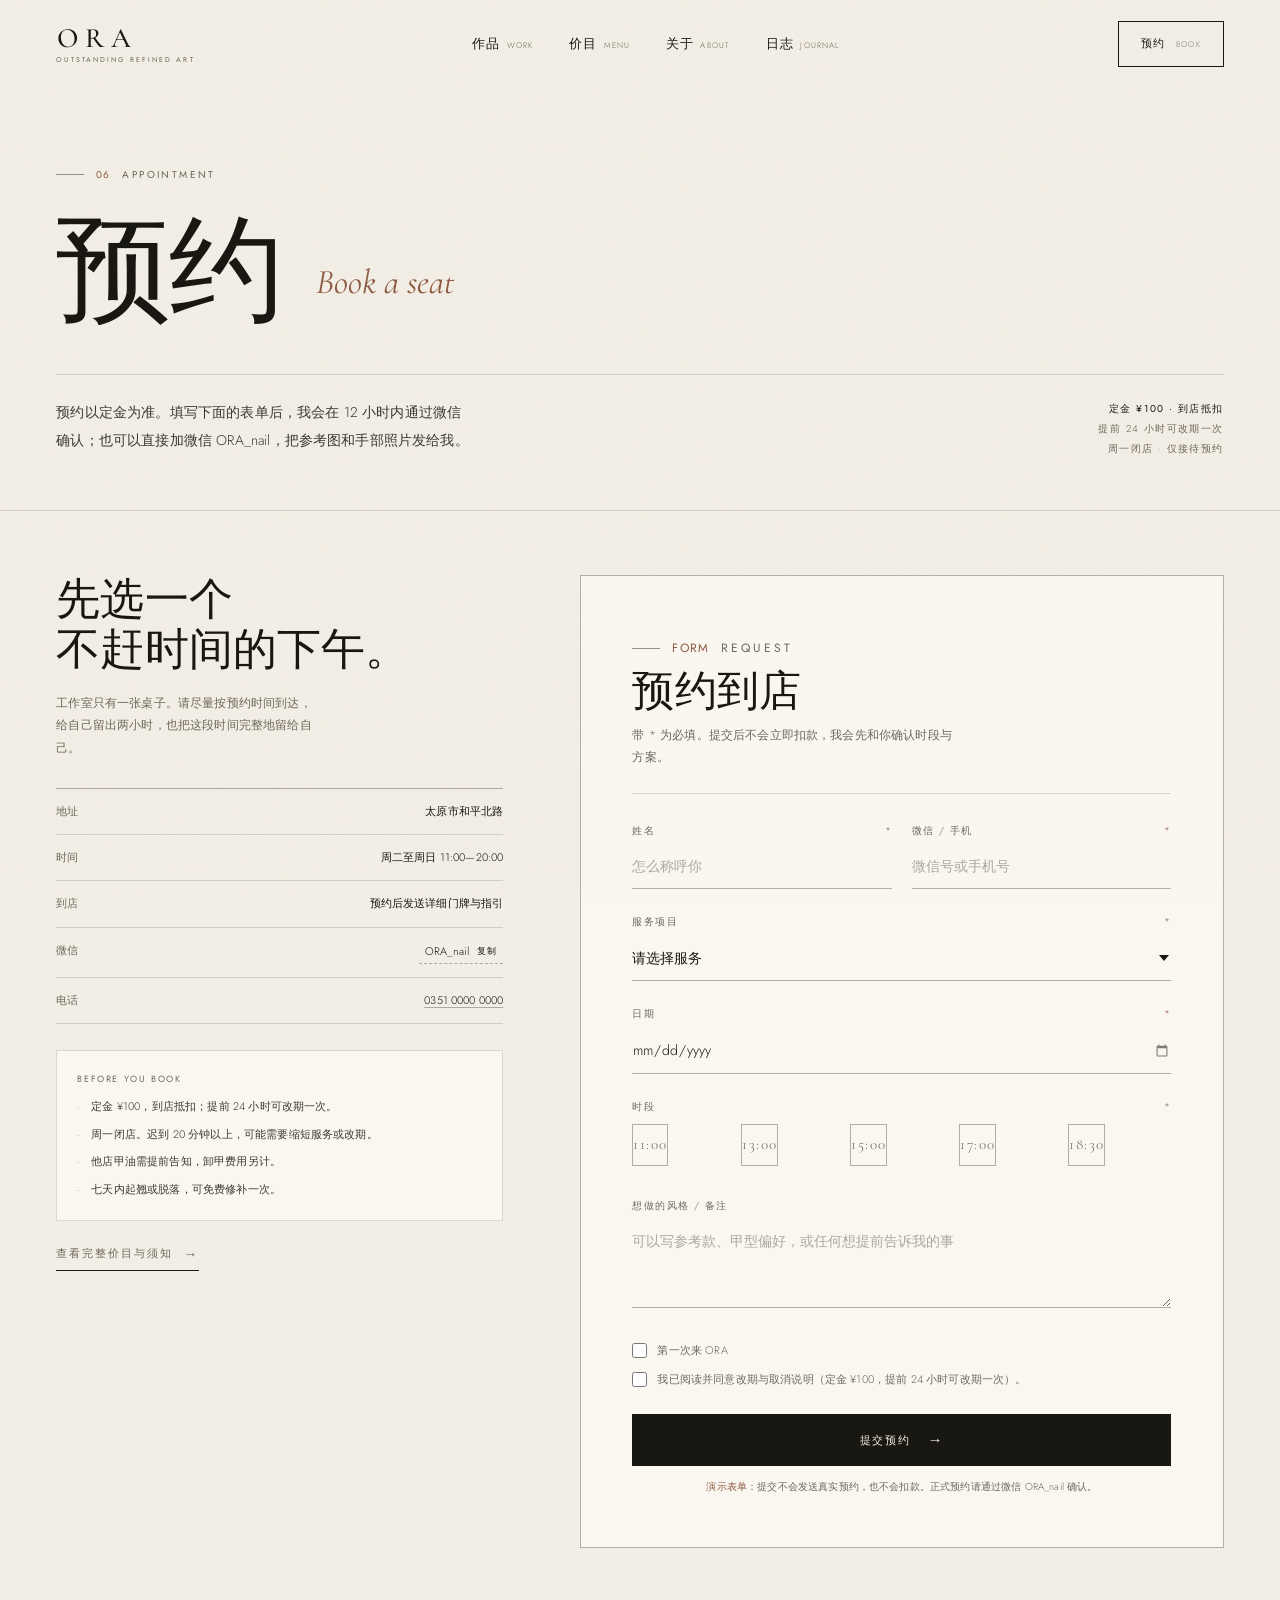
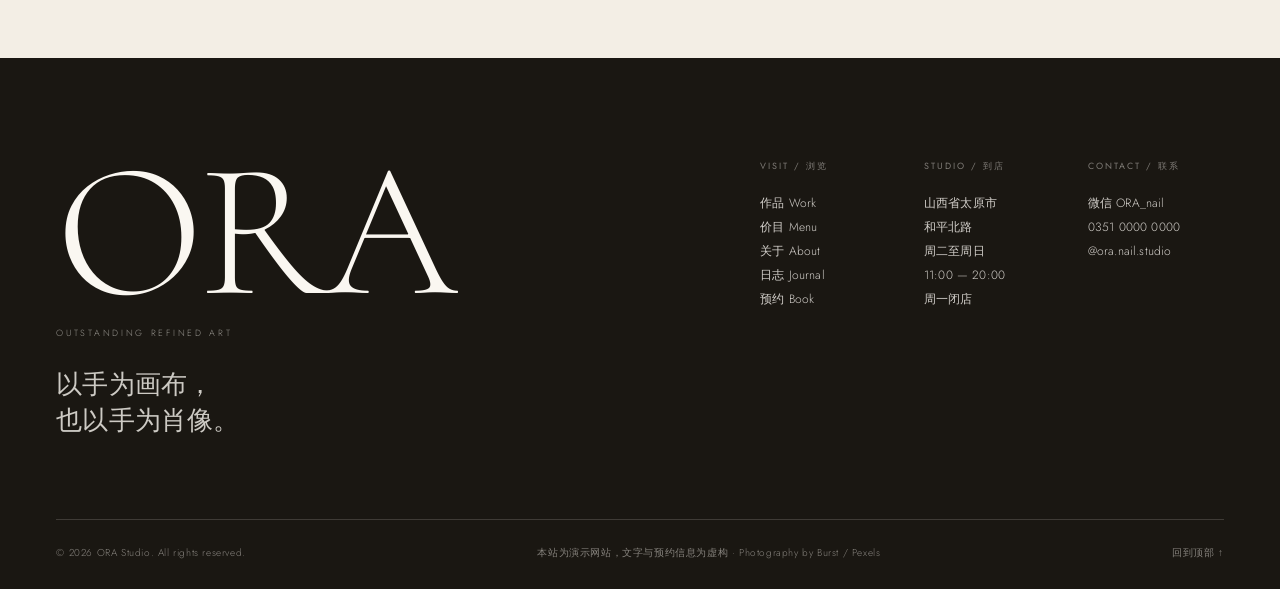
<file: booking.html>
<!doctype html>
<html lang="zh-CN">
<head>
  <meta charset="utf-8">
  <meta name="viewport" content="width=device-width, initial-scale=1">
  <title>预约 Book — ORA</title>
  <meta name="description" content="预约 ORA 美甲工作室。选择服务、日期与时段，或直接通过微信 ORA_nail 联系。工作室位于太原和平北路，周二至周日营业。">
  <meta name="theme-color" content="#f3eee5">
  <link rel="icon" href="favicon.svg" type="image/svg+xml">
  <link rel="stylesheet" href="assets/css/style.css?v=20261027-7">
  <meta property="og:type" content="website">
  <meta property="og:site_name" content="ORA">
  <meta property="og:title" content="预约 Book — ORA">
  <meta property="og:description" content="预约 ORA 美甲工作室。选择服务、日期与时段，或直接通过微信 ORA_nail 联系。工作室位于太原和平北路，周二至周日营业。">
  <meta property="og:image" content="assets/images/hero-signature.jpg">
  <meta name="twitter:card" content="summary_large_image">
  <script>document.documentElement.classList.add('js');</script>
</head>
<body id="top" class="page-booking">
  <a class="skip-link" href="#main">跳到主要内容</a>
<header class="site-header" data-header>
  <div class="container header-inner">
    <a class="brand" href="index.html" aria-label="ORA 首页">
      <span class="brand-mark">ORA</span>
      <span class="brand-sub">Outstanding Refined Art</span>
    </a>
    <nav class="site-nav" aria-label="主导航">
        <a href="works.html"><span class="nav-cn">作品</span><span class="nav-en">Work</span></a>
        <a href="services.html"><span class="nav-cn">价目</span><span class="nav-en">Menu</span></a>
        <a href="about.html"><span class="nav-cn">关于</span><span class="nav-en">About</span></a>
        <a href="journal.html"><span class="nav-cn">日志</span><span class="nav-en">Journal</span></a>
    </nav>
    <div class="header-actions">
      <a class="header-cta" href="booking.html" aria-current="page">预约 <span class="en">Book</span></a>
      <button class="menu-toggle" type="button" aria-label="打开菜单" aria-expanded="false" aria-controls="mobileMenu" data-menu-toggle></button>
    </div>
  </div>
</header>

<div class="mobile-menu" id="mobileMenu" data-menu tabindex="-1">
  <nav aria-label="移动端导航">
    <a href="works.html"><span><span class="menu-num">01</span>作品<span class="menu-en">Work</span></span><span aria-hidden="true">→</span></a><a href="services.html"><span><span class="menu-num">02</span>价目<span class="menu-en">Menu</span></span><span aria-hidden="true">→</span></a><a href="about.html"><span><span class="menu-num">03</span>关于<span class="menu-en">About</span></span><span aria-hidden="true">→</span></a><a href="journal.html"><span><span class="menu-num">04</span>日志<span class="menu-en">Journal</span></span><span aria-hidden="true">→</span></a><a href="booking.html" aria-current="page"><span><span class="menu-num">05</span>预约<span class="menu-en">Book</span></span><span aria-hidden="true">→</span></a>
  </nav>
  <div class="mobile-menu-foot">
    <p>山西省太原市和平北路<br>周二至周日 11:00—20:00</p>
    <p><a href="https://www.instagram.com/" target="_blank" rel="noopener">Instagram</a><br><a href="booking.html">预约到店</a></p>
  </div>
</div>
  <main id="main" class="">
<section class="page-hero">
  <div class="container">
    <p class="eyebrow"><span class="num">06</span> Appointment</p>
    <h1 class="page-title">预约 <em>Book a seat</em></h1>
    <div class="page-lede">
      <p>预约以定金为准。填写下面的表单后，我会在 12 小时内通过微信确认；也可以直接加微信 ORA_nail，把参考图和手部照片发给我。</p>
      <p class="page-meta">
        <strong>定金 ¥100 · 到店抵扣</strong>
        提前 24 小时可改期一次<br>
        周一闭店 · 仅接待预约
      </p>
    </div>
  </div>
</section>

<section>
  <div class="container booking-layout">
    <aside class="booking-aside">
      <h2>先选一个<br>不赶时间的下午。</h2>
      <p>工作室只有一张桌子。请尽量按预约时间到达，给自己留出两小时，也把这段时间完整地留给自己。</p>

      <div class="booking-info">
        <div><span>地址</span><span>太原市和平北路</span></div>
        <div><span>时间</span><span>周二至周日 11:00—20:00</span></div>
        <div><span>到店</span><span>预约后发送详细门牌与指引</span></div>
        <div>
          <span>微信</span>
          <span>
            <button class="copy-btn" type="button" data-copy="ORA_nail">
              ORA_nail <span class="copy-state" data-copy-state>复制</span>
            </button>
          </span>
        </div>
        <div><span>电话</span><span><a href="tel:+863510000000">0351 0000 0000</a></span></div>
      </div>

      <div class="booking-policy">
        <h3>Before you book</h3>
        <ul>
          <li>定金 ¥100，到店抵扣；提前 24 小时可改期一次。</li>
          <li>周一闭店。迟到 20 分钟以上，可能需要缩短服务或改期。</li>
          <li>他店甲油需提前告知，卸甲费用另计。</li>
          <li>七天内起翘或脱落，可免费修补一次。</li>
        </ul>
      </div>

      <p style="margin-top: 22px; font-size: 11px">
        <a class="text-link" href="services.html">查看完整价目与须知 <span class="arrow">→</span></a>
      </p>
    </aside>

    <div>
      <form class="booking-form" data-booking-form novalidate>
        <div class="form-head">
          <p class="eyebrow"><span class="num">Form</span> Request</p>
          <h2>预约到店</h2>
          <p>带 * 为必填。提交后不会立即扣款，我会先和你确认时段与方案。</p>
        </div>

        <div class="form-grid">
          <div class="field" data-field="name">
            <label for="name">姓名 <span class="req">*</span></label>
            <input type="text" id="name" name="name" autocomplete="name" placeholder="怎么称呼你" required aria-describedby="name-error">
            <p class="field-error" id="name-error">请填写你的称呼，至少两个字。</p>
          </div>

          <div class="field" data-field="contact">
            <label for="contact">微信 / 手机 <span class="req">*</span></label>
            <input type="text" id="contact" name="contact" autocomplete="tel" placeholder="微信号或手机号" required aria-describedby="contact-error">
            <p class="field-error" id="contact-error">请填写有效的手机号或微信号。</p>
          </div>

          <div class="field field--full" data-field="service">
            <label for="service">服务项目 <span class="req">*</span></label>
            <select id="service" name="service" required aria-describedby="service-error">
              <option value="">请选择服务</option>
              <optgroup label="基础与颜色">
                <option value="精修护理">精修护理 · ¥168 / 45 min</option>
                <option value="单色甲油">单色甲油 · ¥268 / 60 min</option>
                <option value="裸色建构">裸色建构 · ¥368 / 90 min</option>
                <option value="微法式">微法式 · ¥328 / 75 min</option>
              </optgroup>
              <optgroup label="结构与定制">
                <option value="延长建构">延长建构 · ¥568 起 / 150 min</option>
                <option value="手绘定制">手绘定制 · ¥468 起 / 120 min</option>
                <option value="新娘手部">新娘手部 · ¥888 起 / 180 min</option>
                <option value="卸甲与修复">卸甲与修复 · ¥88 / 45 min</option>
              </optgroup>
            </select>
            <p class="field-error" id="service-error">请选择一项服务。</p>
          </div>

          <div class="field field--full" data-field="date">
            <label for="date">日期 <span class="req">*</span></label>
            <input type="date" id="date" name="date" required aria-describedby="date-error">
            <p class="field-error" id="date-error">周一闭店，请选择周二至周日的日期。</p>
          </div>

          <div class="field field--full" data-field="time">
            <span class="field-label" id="time-label">时段 <span class="req">*</span></span>
            <div class="time-options" role="radiogroup" aria-labelledby="time-label" aria-describedby="time-error">
              <label class="time-option"><input type="radio" name="time" value="11:00"><span>11:00</span></label>
              <label class="time-option"><input type="radio" name="time" value="13:00"><span>13:00</span></label>
              <label class="time-option"><input type="radio" name="time" value="15:00"><span>15:00</span></label>
              <label class="time-option"><input type="radio" name="time" value="17:00"><span>17:00</span></label>
              <label class="time-option"><input type="radio" name="time" value="18:30"><span>18:30</span></label>
            </div>
            <p class="field-error" id="time-error">请选择一个到店时段。</p>
          </div>

          <div class="field field--full">
            <label for="note">想做的风格 / 备注</label>
            <textarea id="note" name="note" placeholder="可以写参考款、甲型偏好，或任何想提前告诉我的事"></textarea>
          </div>
        </div>

        <div class="form-checks">
          <label class="check"><input type="checkbox" id="first" name="first"> 第一次来 ORA</label>
          <label class="check">
            <input type="checkbox" id="agree" name="agree" required aria-describedby="agree-error">
            <span>我已阅读并同意改期与取消说明（定金 ¥100，提前 24 小时可改期一次）。</span>
          </label>
          <p class="check-error" id="agree-error">请先确认预约须知。</p>
        </div>

        <button class="btn btn--dark form-submit" type="submit">提交预约 <span class="arrow">→</span></button>
        <p class="form-note"><strong>演示表单：</strong>提交不会发送真实预约，也不会扣款。正式预约请通过微信 ORA_nail 确认。</p>
      </form>

      <div class="booking-success" data-booking-success hidden tabindex="-1">
        <div class="success-mark">✓</div>
        <p class="eyebrow"><span class="num">Demo</span> Request received</p>
        <h2>留好了，<br>这个下午。</h2>
        <p>这是一次演示预约，不会真的占用时段。正式预约请把下面的信息发给微信 ORA_nail，我会在 12 小时内确认。</p>
        <dl class="success-summary">
          <div><dt>姓名</dt><dd data-success-name></dd></div>
          <div><dt>联系方式</dt><dd data-success-contact></dd></div>
          <div><dt>服务</dt><dd data-success-service></dd></div>
          <div><dt>日期</dt><dd data-success-date></dd></div>
          <div><dt>时段</dt><dd data-success-time></dd></div>
          <div><dt>备注</dt><dd data-success-note>—</dd></div>
        </dl>
        <p class="success-ref" data-success-ref></p>
        <div class="success-actions">
          <button class="btn btn--dark" type="button" data-booking-reset>再约一次</button>
          <a class="btn btn--line" href="index.html">回到首页</a>
        </div>
      </div>
    </div>
  </div>
</section>
  </main>
<footer class="site-footer">
  <div class="container">
    <div class="footer-top">
      <div class="footer-brand">
        <p class="footer-word">ORA</p>
        <p class="footer-tag">Outstanding Refined Art</p>
        <p class="footer-line">以手为画布，<br>也以手为肖像。</p>
      </div>
      <div class="footer-cols">
        <div class="footer-col">
          <h3>Visit / 浏览</h3>
          <p><a href="works.html">作品 Work</a></p>
          <p><a href="services.html">价目 Menu</a></p>
          <p><a href="about.html">关于 About</a></p>
          <p><a href="journal.html">日志 Journal</a></p>
          <p><a href="booking.html">预约 Book</a></p>
        </div>
        <div class="footer-col">
          <h3>Studio / 到店</h3>
          <p>山西省太原市<br>和平北路</p>
          <p>周二至周日<br>11:00 — 20:00</p>
          <p>周一闭店</p>
        </div>
        <div class="footer-col">
          <h3>Contact / 联系</h3>
          <p>微信 ORA_nail</p>
          <p><a href="tel:+863510000000">0351 0000 0000</a></p>
          <p><a href="https://www.instagram.com/" target="_blank" rel="noopener">@ora.nail.studio</a></p>
        </div>
      </div>
    </div>
    <div class="footer-bottom">
      <p>© <span data-year>2026</span> ORA Studio. All rights reserved.</p>
      <p>本站为演示网站，文字与预约信息为虚构 · Photography by Burst / Pexels</p>
      <a href="#top">回到顶部 ↑</a>
    </div>
  </div>
</footer>
  <script src="assets/js/main.js?v=20261027-7" defer></script>
</body>
</html>
</file>
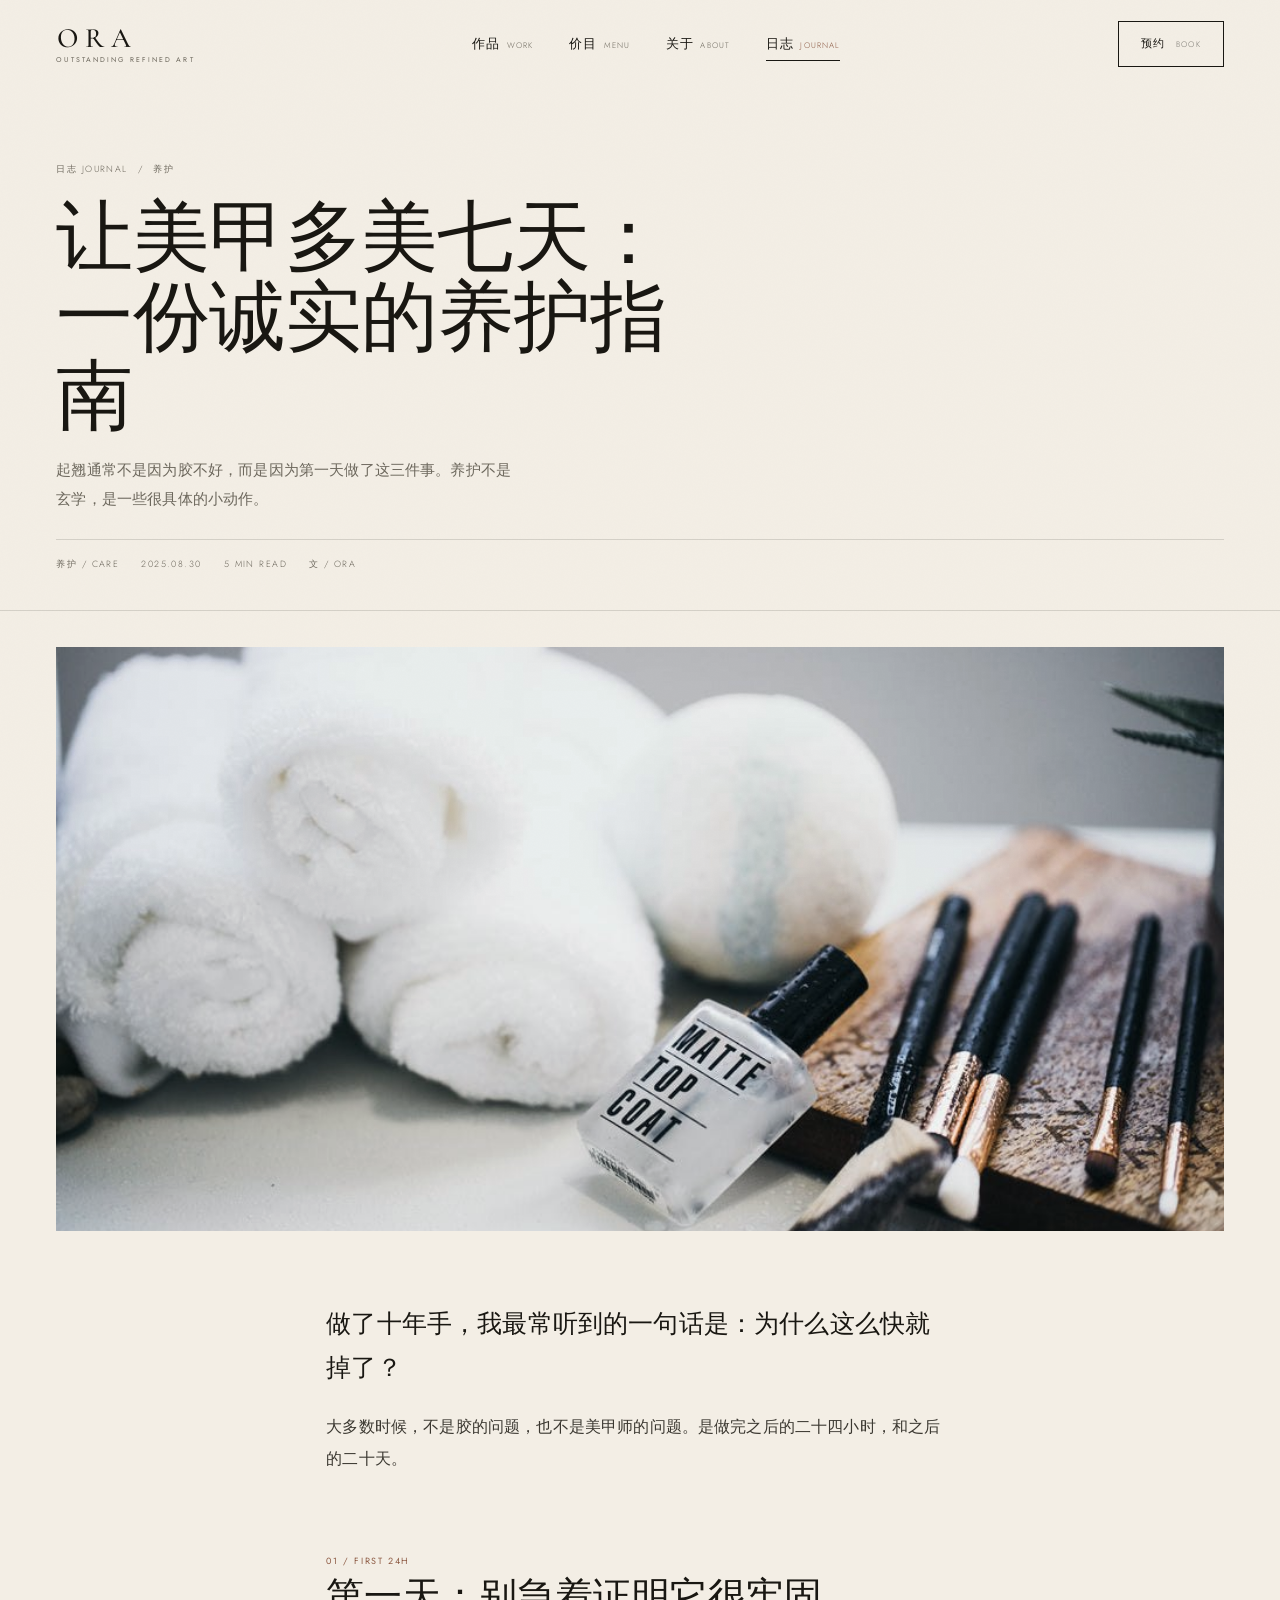
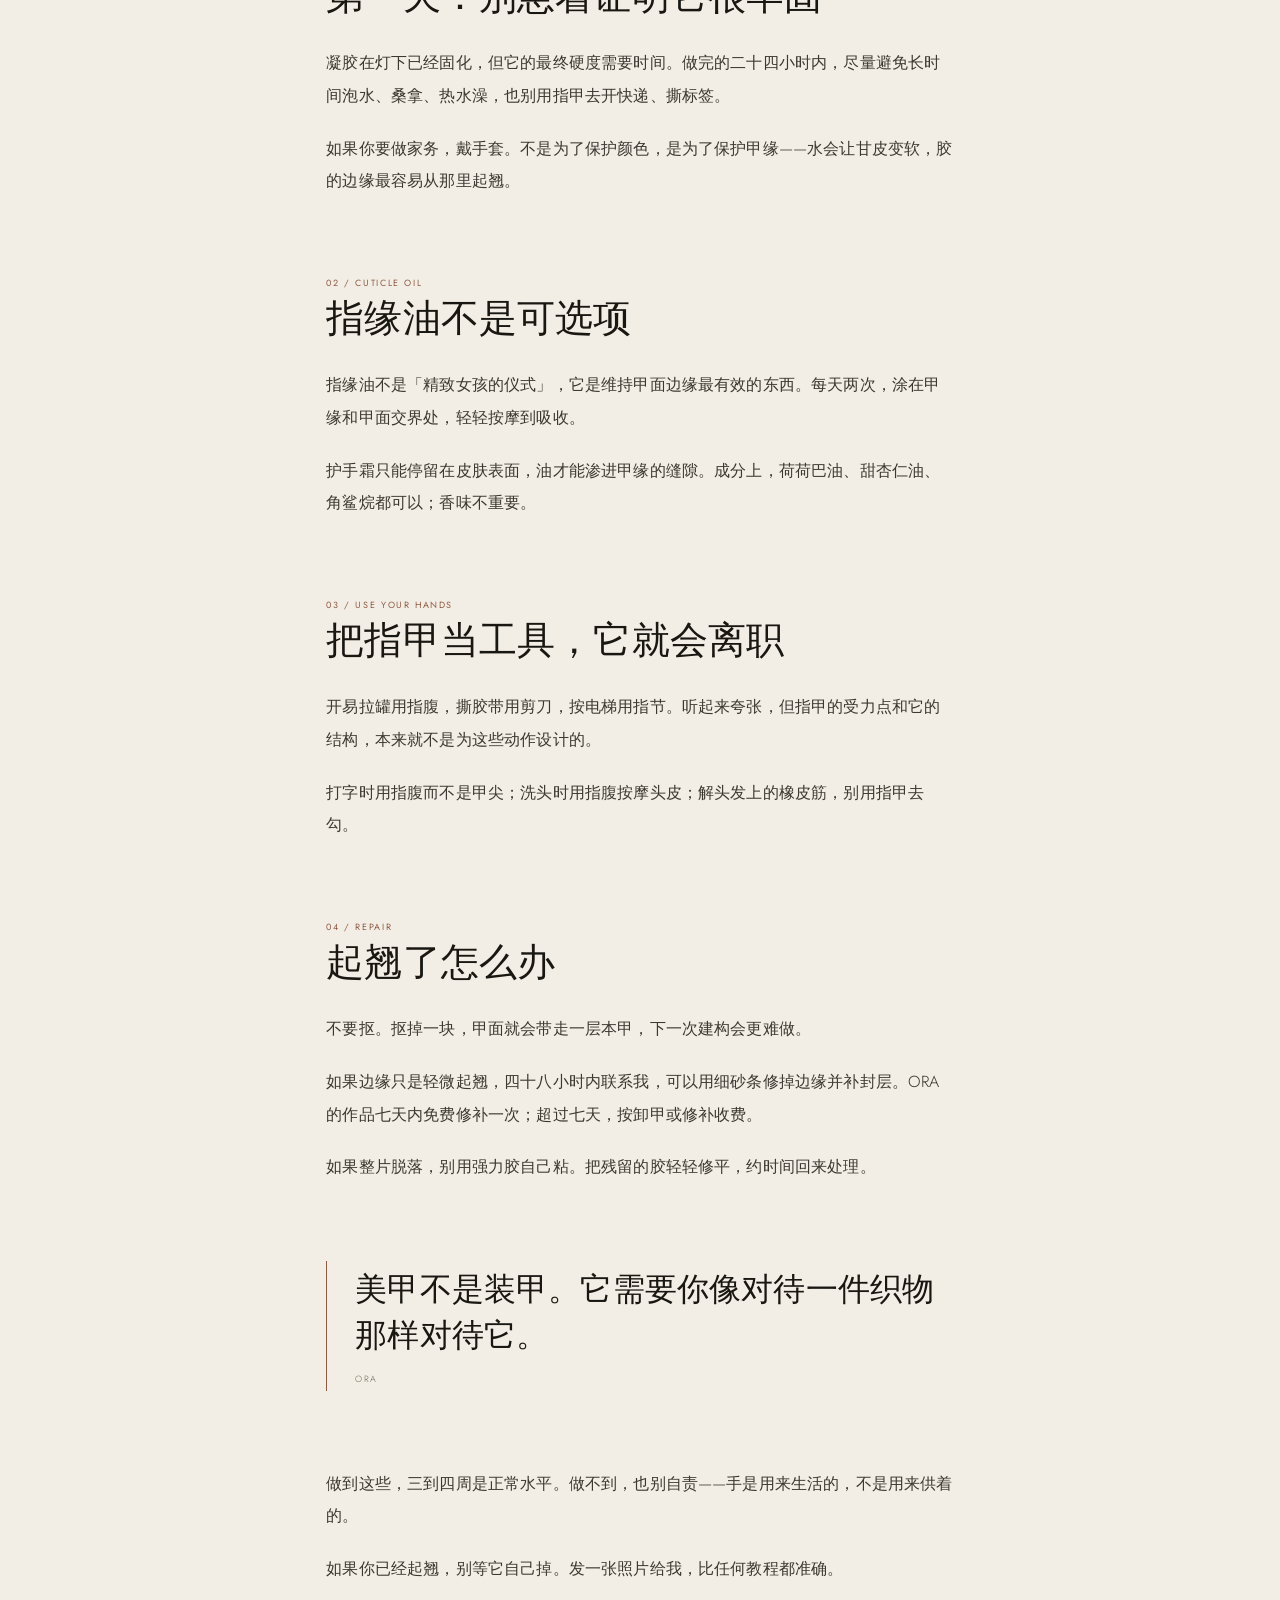
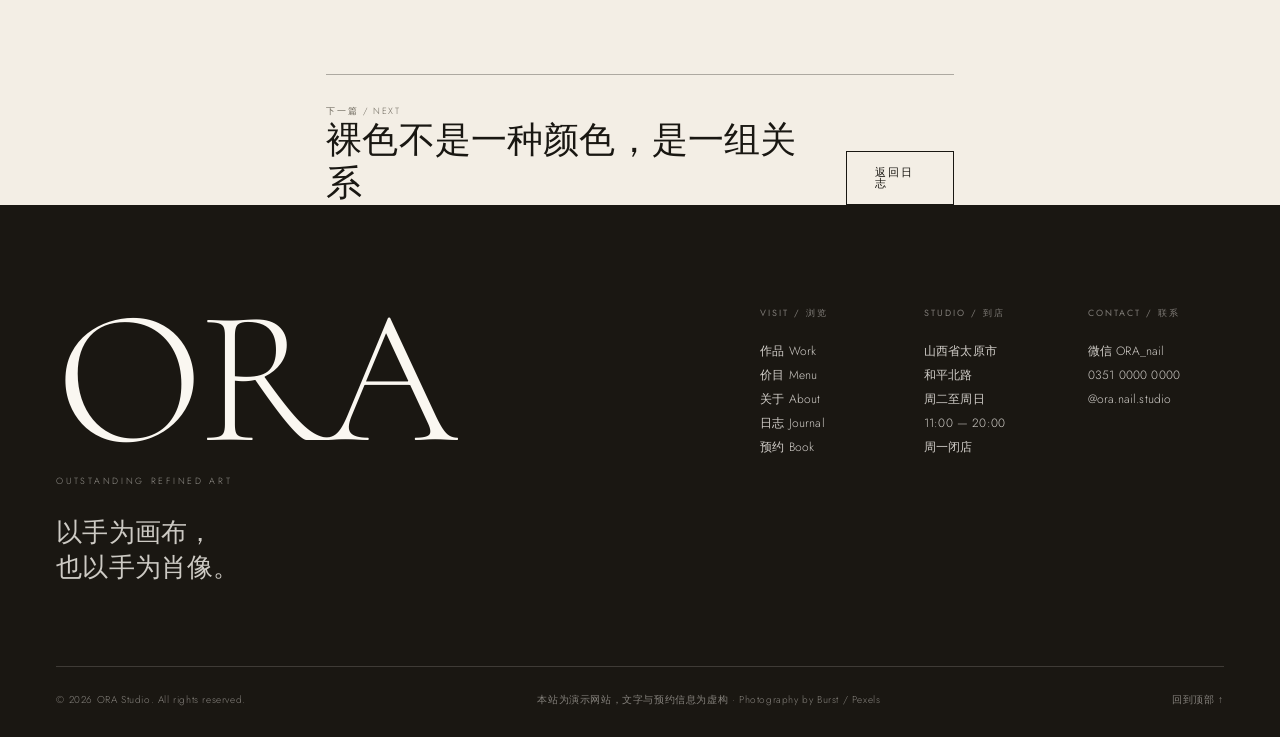
<file: journal-aftercare.html>
<!doctype html>
<html lang="zh-CN">
<head>
  <meta charset="utf-8">
  <meta name="viewport" content="width=device-width, initial-scale=1">
  <title>让美甲多美七天：一份诚实的养护指南 — ORA Journal</title>
  <meta name="description" content="起翘通常不是因为胶不好，而是因为第一天做了这三件事。ORA 的美甲养护指南：指缘油、防水、受力与起翘处理。">
  <meta name="theme-color" content="#f3eee5">
  <link rel="icon" href="favicon.svg" type="image/svg+xml">
  <link rel="stylesheet" href="assets/css/style.css?v=20261027-7">
  <meta property="og:type" content="website">
  <meta property="og:site_name" content="ORA">
  <meta property="og:title" content="让美甲多美七天：一份诚实的养护指南 — ORA Journal">
  <meta property="og:description" content="起翘通常不是因为胶不好，而是因为第一天做了这三件事。ORA 的美甲养护指南：指缘油、防水、受力与起翘处理。">
  <meta property="og:image" content="assets/images/hero-signature.jpg">
  <meta name="twitter:card" content="summary_large_image">
  <script>document.documentElement.classList.add('js');</script>
</head>
<body id="top" class="page-article">
  <a class="skip-link" href="#main">跳到主要内容</a>
<header class="site-header" data-header>
  <div class="container header-inner">
    <a class="brand" href="index.html" aria-label="ORA 首页">
      <span class="brand-mark">ORA</span>
      <span class="brand-sub">Outstanding Refined Art</span>
    </a>
    <nav class="site-nav" aria-label="主导航">
        <a href="works.html"><span class="nav-cn">作品</span><span class="nav-en">Work</span></a>
        <a href="services.html"><span class="nav-cn">价目</span><span class="nav-en">Menu</span></a>
        <a href="about.html"><span class="nav-cn">关于</span><span class="nav-en">About</span></a>
        <a href="journal.html" aria-current="page"><span class="nav-cn">日志</span><span class="nav-en">Journal</span></a>
    </nav>
    <div class="header-actions">
      <a class="header-cta" href="booking.html">预约 <span class="en">Book</span></a>
      <button class="menu-toggle" type="button" aria-label="打开菜单" aria-expanded="false" aria-controls="mobileMenu" data-menu-toggle></button>
    </div>
  </div>
</header>

<div class="mobile-menu" id="mobileMenu" data-menu tabindex="-1">
  <nav aria-label="移动端导航">
    <a href="works.html"><span><span class="menu-num">01</span>作品<span class="menu-en">Work</span></span><span aria-hidden="true">→</span></a><a href="services.html"><span><span class="menu-num">02</span>价目<span class="menu-en">Menu</span></span><span aria-hidden="true">→</span></a><a href="about.html"><span><span class="menu-num">03</span>关于<span class="menu-en">About</span></span><span aria-hidden="true">→</span></a><a href="journal.html" aria-current="page"><span><span class="menu-num">04</span>日志<span class="menu-en">Journal</span></span><span aria-hidden="true">→</span></a><a href="booking.html"><span><span class="menu-num">05</span>预约<span class="menu-en">Book</span></span><span aria-hidden="true">→</span></a>
  </nav>
  <div class="mobile-menu-foot">
    <p>山西省太原市和平北路<br>周二至周日 11:00—20:00</p>
    <p><a href="https://www.instagram.com/" target="_blank" rel="noopener">Instagram</a><br><a href="booking.html">预约到店</a></p>
  </div>
</div>
  <main id="main" class="">
<section class="article-header">
  <div class="container">
    <nav class="breadcrumb" aria-label="面包屑">
      <a href="journal.html">日志 Journal</a>
      <span aria-hidden="true">/</span>
      <span>养护</span>
    </nav>
    <h1 class="article-title">让美甲多美七天：一份诚实的养护指南</h1>
    <p class="article-deck">起翘通常不是因为胶不好，而是因为第一天做了这三件事。养护不是玄学，是一些很具体的小动作。</p>
    <div class="article-meta">
      <span>养护 / Care</span>
      <span>2025.08.30</span>
      <span>5 min read</span>
      <span>文 / ORA</span>
    </div>
  </div>
</section>

<div class="container">
  <figure class="article-hero">
    <img src="assets/images/studio-tools.jpg" alt="白色台面上摆放着甲油、化妆棉与护理工具" width="1000" height="667" loading="eager">
  </figure>
</div>

<article class="container article-body">
  <p class="article-lead">做了十年手，我最常听到的一句话是：为什么这么快就掉了？</p>
  <p>大多数时候，不是胶的问题，也不是美甲师的问题。是做完之后的二十四小时，和之后的二十天。</p>

  <h2><span class="h2-num">01 / First 24h</span>第一天：别急着证明它很牢固</h2>
  <p>凝胶在灯下已经固化，但它的最终硬度需要时间。做完的二十四小时内，尽量避免长时间泡水、桑拿、热水澡，也别用指甲去开快递、撕标签。</p>
  <p>如果你要做家务，戴手套。不是为了保护颜色，是为了保护甲缘——水会让甘皮变软，胶的边缘最容易从那里起翘。</p>

  <h2><span class="h2-num">02 / Cuticle oil</span>指缘油不是可选项</h2>
  <p>指缘油不是「精致女孩的仪式」，它是维持甲面边缘最有效的东西。每天两次，涂在甲缘和甲面交界处，轻轻按摩到吸收。</p>
  <p>护手霜只能停留在皮肤表面，油才能渗进甲缘的缝隙。成分上，荷荷巴油、甜杏仁油、角鲨烷都可以；香味不重要。</p>

  <h2><span class="h2-num">03 / Use your hands</span>把指甲当工具，它就会离职</h2>
  <p>开易拉罐用指腹，撕胶带用剪刀，按电梯用指节。听起来夸张，但指甲的受力点和它的结构，本来就不是为这些动作设计的。</p>
  <p>打字时用指腹而不是甲尖；洗头时用指腹按摩头皮；解头发上的橡皮筋，别用指甲去勾。</p>

  <h2><span class="h2-num">04 / Repair</span>起翘了怎么办</h2>
  <p>不要抠。抠掉一块，甲面就会带走一层本甲，下一次建构会更难做。</p>
  <p>如果边缘只是轻微起翘，四十八小时内联系我，可以用细砂条修掉边缘并补封层。ORA 的作品七天内免费修补一次；超过七天，按卸甲或修补收费。</p>
  <p>如果整片脱落，别用强力胶自己粘。把残留的胶轻轻修平，约时间回来处理。</p>

  <blockquote>
    美甲不是装甲。它需要你像对待一件织物那样对待它。
    <cite>ORA</cite>
  </blockquote>

  <p>做到这些，三到四周是正常水平。做不到，也别自责——手是用来生活的，不是用来供着的。</p>
  <p>如果你已经起翘，别等它自己掉。发一张照片给我，比任何教程都准确。</p>

  <div class="article-end">
    <div>
      <p class="next-label">下一篇 / Next</p>
      <a class="next-title" href="journal-color.html">裸色不是一种颜色，是一组关系</a>
    </div>
    <a class="btn btn--line" href="journal.html">返回日志</a>
  </div>
</article>
  </main>
<footer class="site-footer">
  <div class="container">
    <div class="footer-top">
      <div class="footer-brand">
        <p class="footer-word">ORA</p>
        <p class="footer-tag">Outstanding Refined Art</p>
        <p class="footer-line">以手为画布，<br>也以手为肖像。</p>
      </div>
      <div class="footer-cols">
        <div class="footer-col">
          <h3>Visit / 浏览</h3>
          <p><a href="works.html">作品 Work</a></p>
          <p><a href="services.html">价目 Menu</a></p>
          <p><a href="about.html">关于 About</a></p>
          <p><a href="journal.html">日志 Journal</a></p>
          <p><a href="booking.html">预约 Book</a></p>
        </div>
        <div class="footer-col">
          <h3>Studio / 到店</h3>
          <p>山西省太原市<br>和平北路</p>
          <p>周二至周日<br>11:00 — 20:00</p>
          <p>周一闭店</p>
        </div>
        <div class="footer-col">
          <h3>Contact / 联系</h3>
          <p>微信 ORA_nail</p>
          <p><a href="tel:+863510000000">0351 0000 0000</a></p>
          <p><a href="https://www.instagram.com/" target="_blank" rel="noopener">@ora.nail.studio</a></p>
        </div>
      </div>
    </div>
    <div class="footer-bottom">
      <p>© <span data-year>2026</span> ORA Studio. All rights reserved.</p>
      <p>本站为演示网站，文字与预约信息为虚构 · Photography by Burst / Pexels</p>
      <a href="#top">回到顶部 ↑</a>
    </div>
  </div>
</footer>
  <script src="assets/js/main.js?v=20261027-7" defer></script>
</body>
</html>
</file>
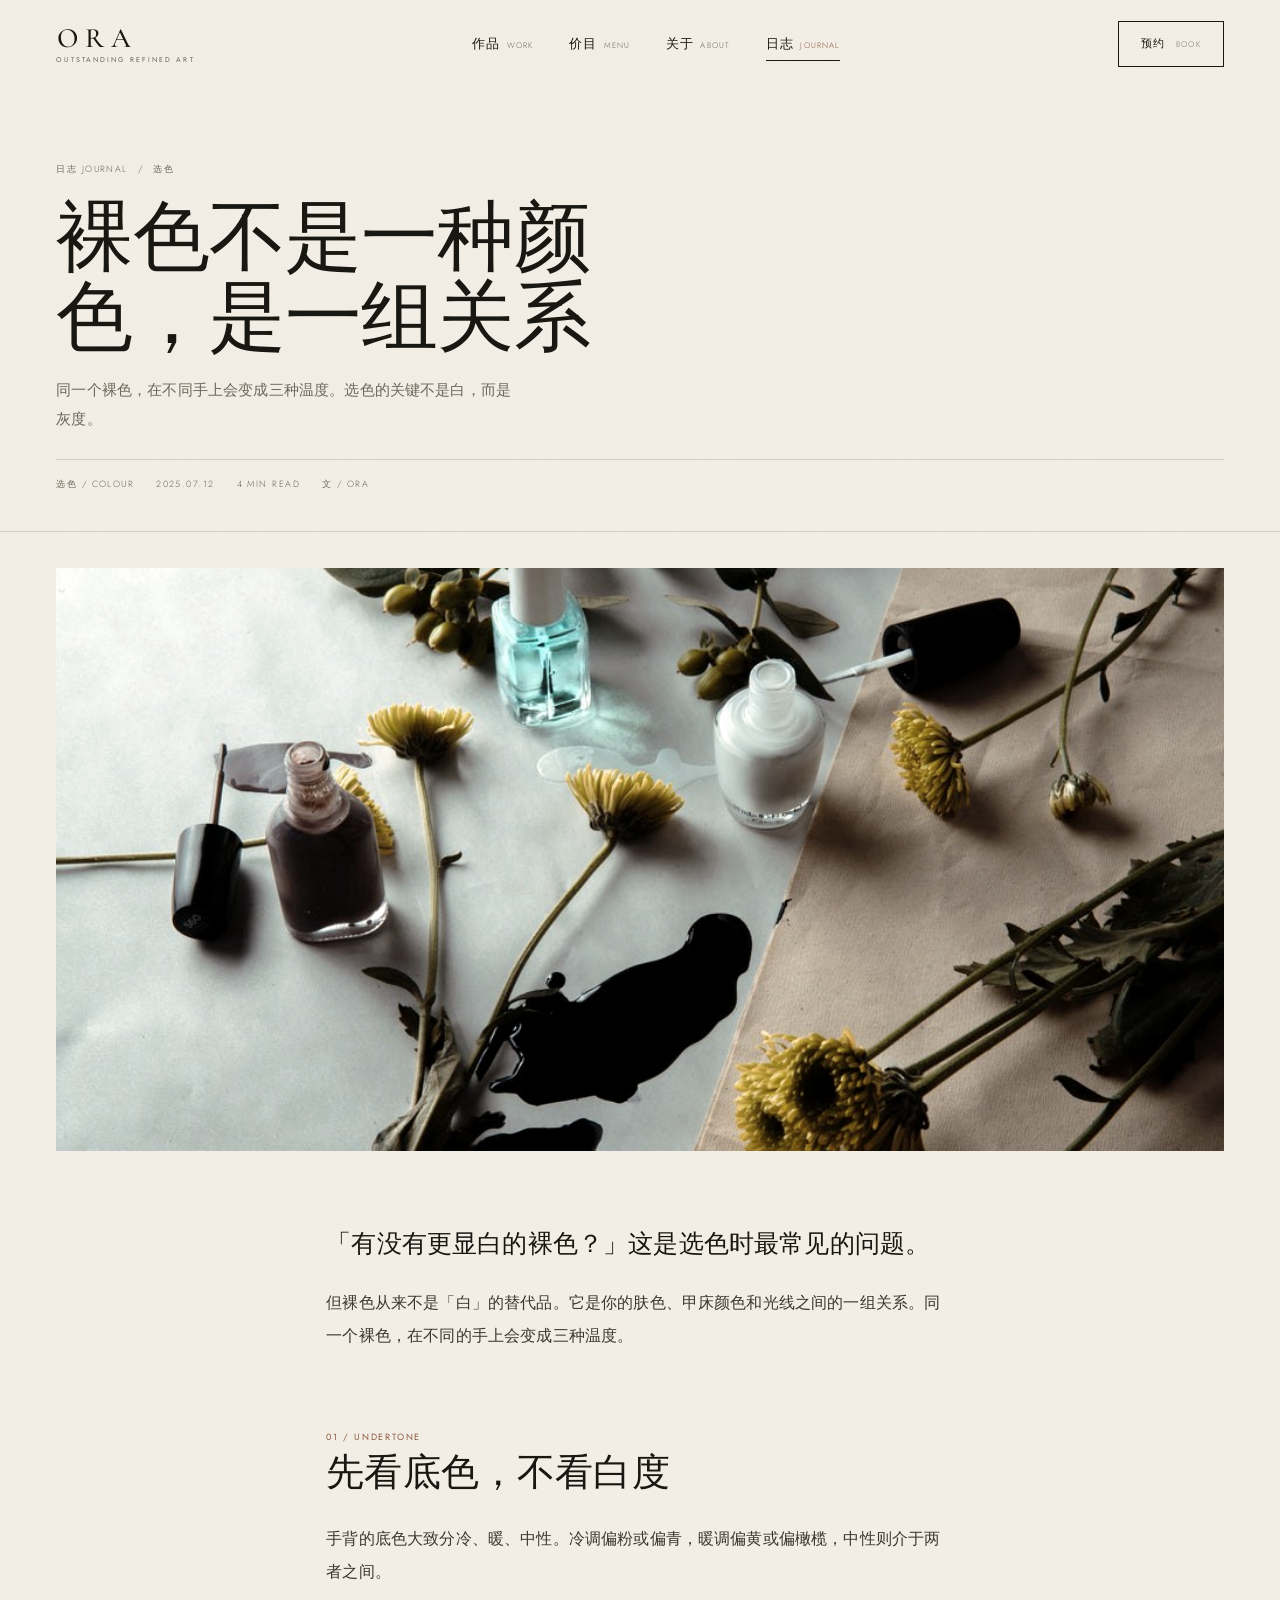
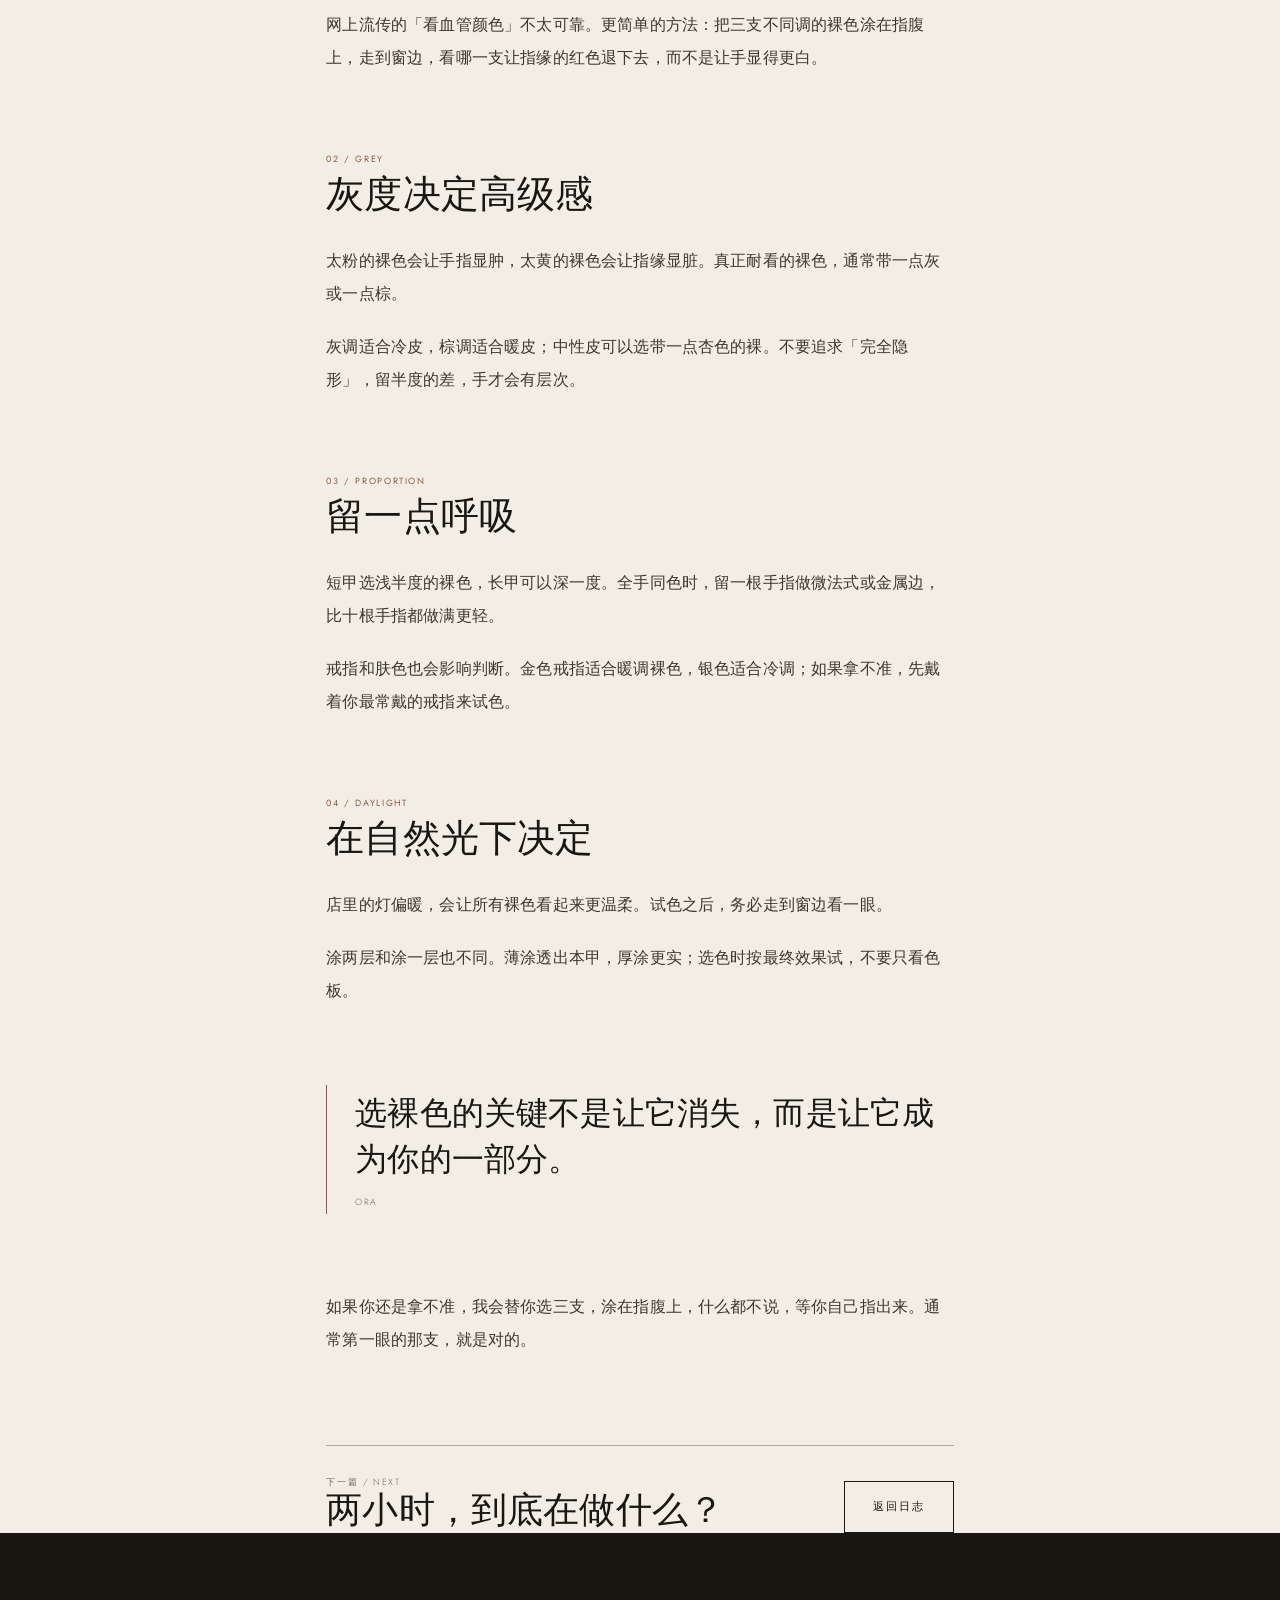
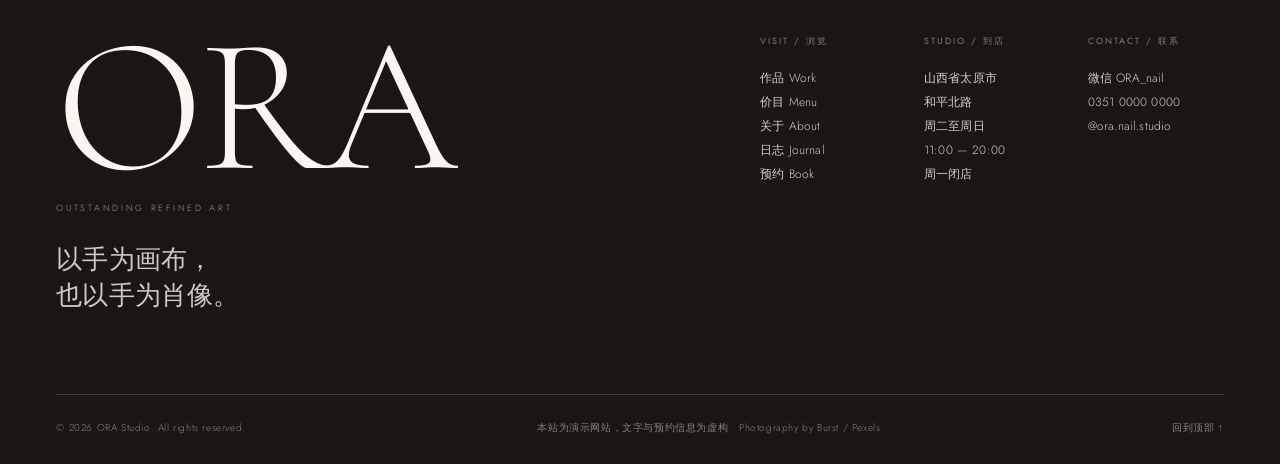
<file: journal-color.html>
<!doctype html>
<html lang="zh-CN">
<head>
  <meta charset="utf-8">
  <meta name="viewport" content="width=device-width, initial-scale=1">
  <title>裸色不是一种颜色，是一组关系 — ORA Journal</title>
  <meta name="description" content="同一个裸色，在不同手上会变成三种温度。ORA 的裸色选色方法：底色、灰度、甲型与自然光。">
  <meta name="theme-color" content="#f3eee5">
  <link rel="icon" href="favicon.svg" type="image/svg+xml">
  <link rel="stylesheet" href="assets/css/style.css?v=20261027-7">
  <meta property="og:type" content="website">
  <meta property="og:site_name" content="ORA">
  <meta property="og:title" content="裸色不是一种颜色，是一组关系 — ORA Journal">
  <meta property="og:description" content="同一个裸色，在不同手上会变成三种温度。ORA 的裸色选色方法：底色、灰度、甲型与自然光。">
  <meta property="og:image" content="assets/images/hero-signature.jpg">
  <meta name="twitter:card" content="summary_large_image">
  <script>document.documentElement.classList.add('js');</script>
</head>
<body id="top" class="page-article">
  <a class="skip-link" href="#main">跳到主要内容</a>
<header class="site-header" data-header>
  <div class="container header-inner">
    <a class="brand" href="index.html" aria-label="ORA 首页">
      <span class="brand-mark">ORA</span>
      <span class="brand-sub">Outstanding Refined Art</span>
    </a>
    <nav class="site-nav" aria-label="主导航">
        <a href="works.html"><span class="nav-cn">作品</span><span class="nav-en">Work</span></a>
        <a href="services.html"><span class="nav-cn">价目</span><span class="nav-en">Menu</span></a>
        <a href="about.html"><span class="nav-cn">关于</span><span class="nav-en">About</span></a>
        <a href="journal.html" aria-current="page"><span class="nav-cn">日志</span><span class="nav-en">Journal</span></a>
    </nav>
    <div class="header-actions">
      <a class="header-cta" href="booking.html">预约 <span class="en">Book</span></a>
      <button class="menu-toggle" type="button" aria-label="打开菜单" aria-expanded="false" aria-controls="mobileMenu" data-menu-toggle></button>
    </div>
  </div>
</header>

<div class="mobile-menu" id="mobileMenu" data-menu tabindex="-1">
  <nav aria-label="移动端导航">
    <a href="works.html"><span><span class="menu-num">01</span>作品<span class="menu-en">Work</span></span><span aria-hidden="true">→</span></a><a href="services.html"><span><span class="menu-num">02</span>价目<span class="menu-en">Menu</span></span><span aria-hidden="true">→</span></a><a href="about.html"><span><span class="menu-num">03</span>关于<span class="menu-en">About</span></span><span aria-hidden="true">→</span></a><a href="journal.html" aria-current="page"><span><span class="menu-num">04</span>日志<span class="menu-en">Journal</span></span><span aria-hidden="true">→</span></a><a href="booking.html"><span><span class="menu-num">05</span>预约<span class="menu-en">Book</span></span><span aria-hidden="true">→</span></a>
  </nav>
  <div class="mobile-menu-foot">
    <p>山西省太原市和平北路<br>周二至周日 11:00—20:00</p>
    <p><a href="https://www.instagram.com/" target="_blank" rel="noopener">Instagram</a><br><a href="booking.html">预约到店</a></p>
  </div>
</div>
  <main id="main" class="">
<section class="article-header">
  <div class="container">
    <nav class="breadcrumb" aria-label="面包屑">
      <a href="journal.html">日志 Journal</a>
      <span aria-hidden="true">/</span>
      <span>选色</span>
    </nav>
    <h1 class="article-title">裸色不是一种颜色，是一组关系</h1>
    <p class="article-deck">同一个裸色，在不同手上会变成三种温度。选色的关键不是白，而是灰度。</p>
    <div class="article-meta">
      <span>选色 / Colour</span>
      <span>2025.07.12</span>
      <span>4 min read</span>
      <span>文 / ORA</span>
    </div>
  </div>
</section>

<div class="container">
  <figure class="article-hero">
    <img src="assets/images/journal-color.jpg" alt="干燥花与裸粉色甲油瓶的静物摆拍" width="1000" height="667" loading="eager">
  </figure>
</div>

<article class="container article-body">
  <p class="article-lead">「有没有更显白的裸色？」这是选色时最常见的问题。</p>
  <p>但裸色从来不是「白」的替代品。它是你的肤色、甲床颜色和光线之间的一组关系。同一个裸色，在不同的手上会变成三种温度。</p>

  <h2><span class="h2-num">01 / Undertone</span>先看底色，不看白度</h2>
  <p>手背的底色大致分冷、暖、中性。冷调偏粉或偏青，暖调偏黄或偏橄榄，中性则介于两者之间。</p>
  <p>网上流传的「看血管颜色」不太可靠。更简单的方法：把三支不同调的裸色涂在指腹上，走到窗边，看哪一支让指缘的红色退下去，而不是让手显得更白。</p>

  <h2><span class="h2-num">02 / Grey</span>灰度决定高级感</h2>
  <p>太粉的裸色会让手指显肿，太黄的裸色会让指缘显脏。真正耐看的裸色，通常带一点灰或一点棕。</p>
  <p>灰调适合冷皮，棕调适合暖皮；中性皮可以选带一点杏色的裸。不要追求「完全隐形」，留半度的差，手才会有层次。</p>

  <h2><span class="h2-num">03 / Proportion</span>留一点呼吸</h2>
  <p>短甲选浅半度的裸色，长甲可以深一度。全手同色时，留一根手指做微法式或金属边，比十根手指都做满更轻。</p>
  <p>戒指和肤色也会影响判断。金色戒指适合暖调裸色，银色适合冷调；如果拿不准，先戴着你最常戴的戒指来试色。</p>

  <h2><span class="h2-num">04 / Daylight</span>在自然光下决定</h2>
  <p>店里的灯偏暖，会让所有裸色看起来更温柔。试色之后，务必走到窗边看一眼。</p>
  <p>涂两层和涂一层也不同。薄涂透出本甲，厚涂更实；选色时按最终效果试，不要只看色板。</p>

  <blockquote>
    选裸色的关键不是让它消失，而是让它成为你的一部分。
    <cite>ORA</cite>
  </blockquote>

  <p>如果你还是拿不准，我会替你选三支，涂在指腹上，什么都不说，等你自己指出来。通常第一眼的那支，就是对的。</p>

  <div class="article-end">
    <div>
      <p class="next-label">下一篇 / Next</p>
      <a class="next-title" href="journal-process.html">两小时，到底在做什么？</a>
    </div>
    <a class="btn btn--line" href="journal.html">返回日志</a>
  </div>
</article>
  </main>
<footer class="site-footer">
  <div class="container">
    <div class="footer-top">
      <div class="footer-brand">
        <p class="footer-word">ORA</p>
        <p class="footer-tag">Outstanding Refined Art</p>
        <p class="footer-line">以手为画布，<br>也以手为肖像。</p>
      </div>
      <div class="footer-cols">
        <div class="footer-col">
          <h3>Visit / 浏览</h3>
          <p><a href="works.html">作品 Work</a></p>
          <p><a href="services.html">价目 Menu</a></p>
          <p><a href="about.html">关于 About</a></p>
          <p><a href="journal.html">日志 Journal</a></p>
          <p><a href="booking.html">预约 Book</a></p>
        </div>
        <div class="footer-col">
          <h3>Studio / 到店</h3>
          <p>山西省太原市<br>和平北路</p>
          <p>周二至周日<br>11:00 — 20:00</p>
          <p>周一闭店</p>
        </div>
        <div class="footer-col">
          <h3>Contact / 联系</h3>
          <p>微信 ORA_nail</p>
          <p><a href="tel:+863510000000">0351 0000 0000</a></p>
          <p><a href="https://www.instagram.com/" target="_blank" rel="noopener">@ora.nail.studio</a></p>
        </div>
      </div>
    </div>
    <div class="footer-bottom">
      <p>© <span data-year>2026</span> ORA Studio. All rights reserved.</p>
      <p>本站为演示网站，文字与预约信息为虚构 · Photography by Burst / Pexels</p>
      <a href="#top">回到顶部 ↑</a>
    </div>
  </div>
</footer>
  <script src="assets/js/main.js?v=20261027-7" defer></script>
</body>
</html>
</file>
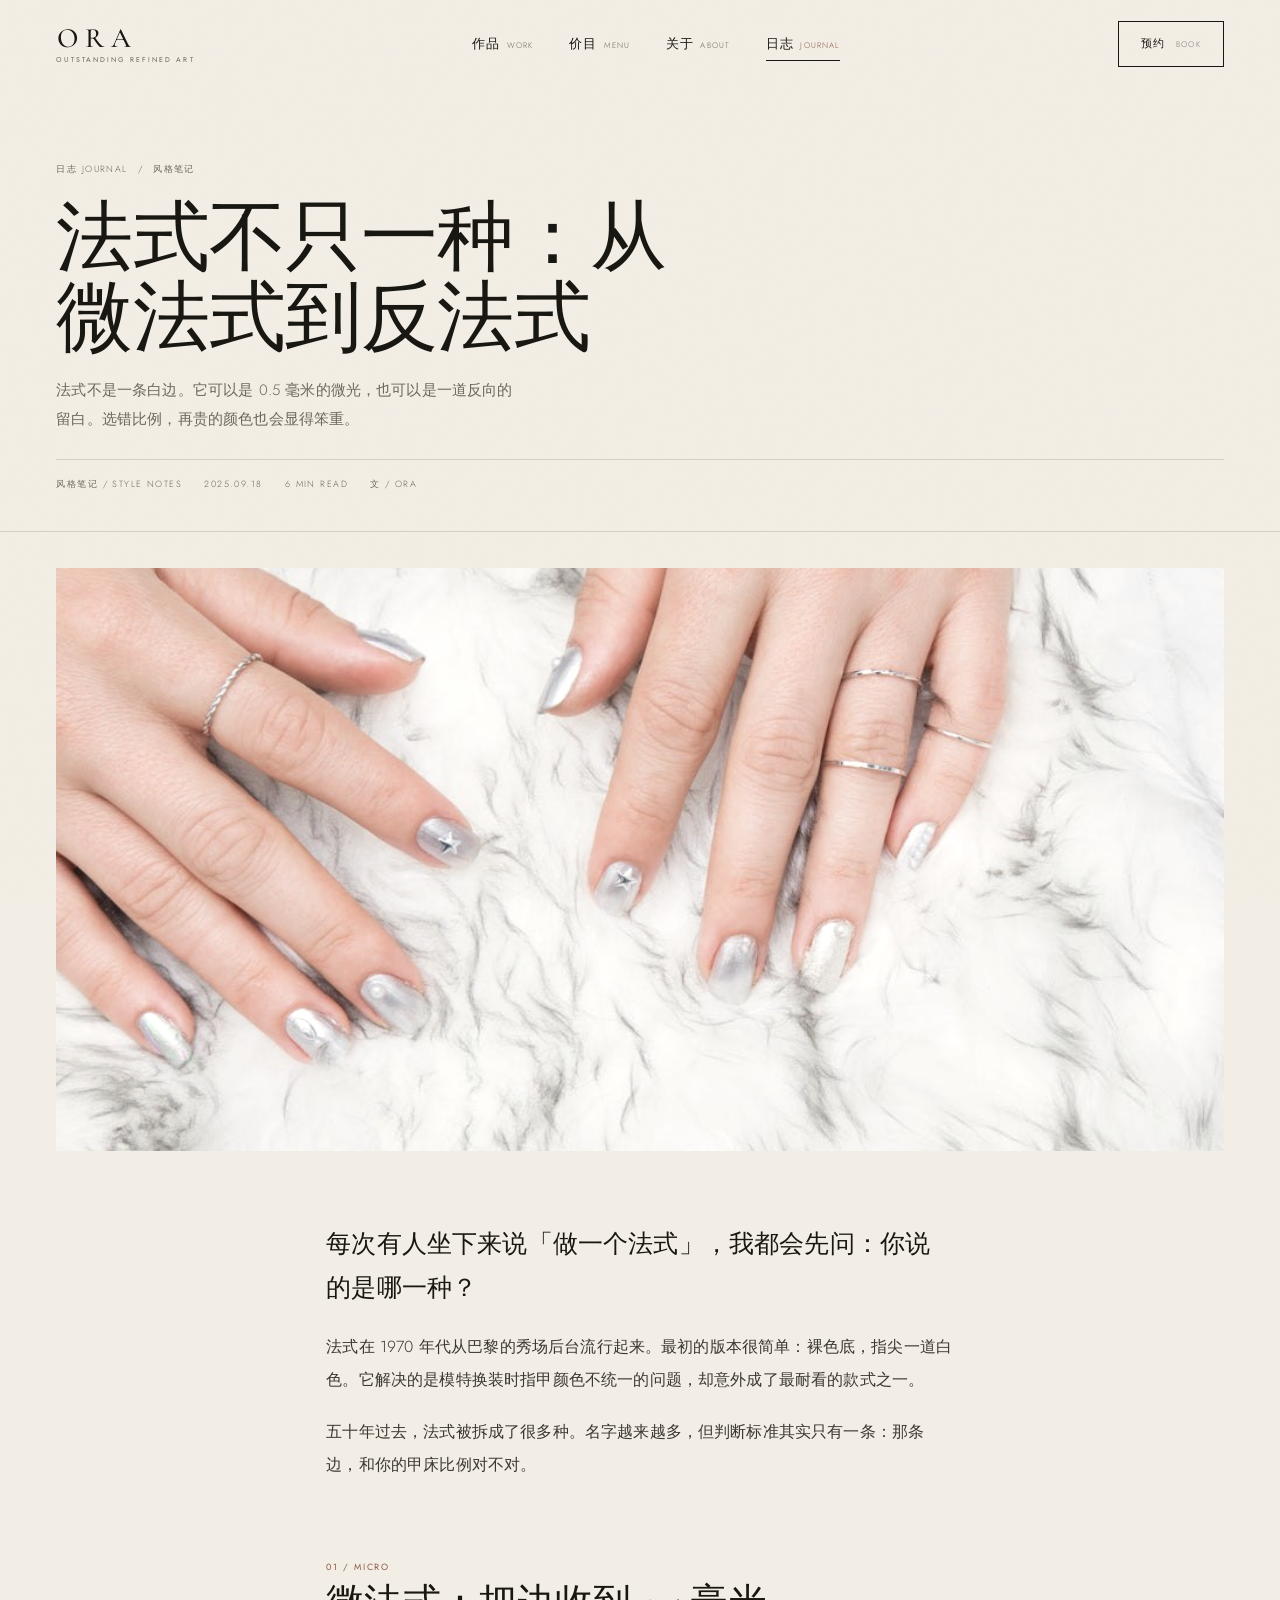
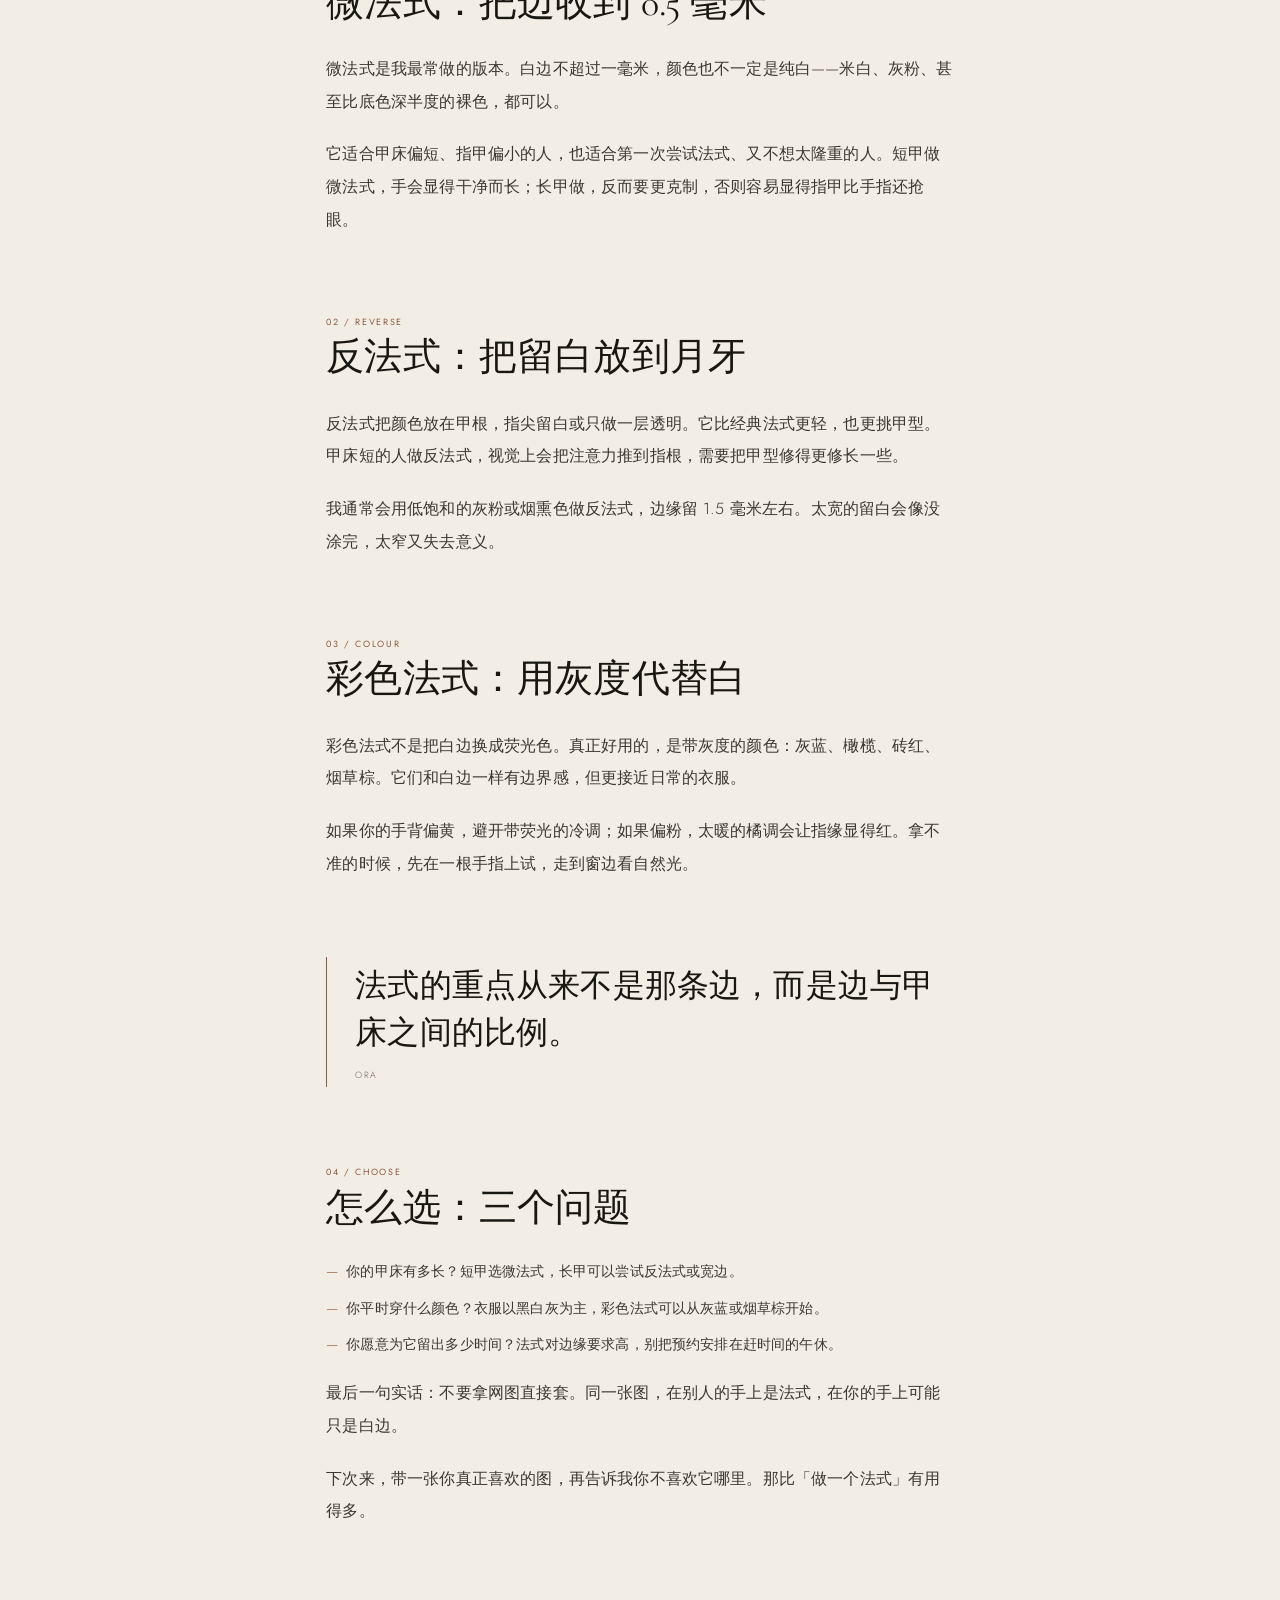
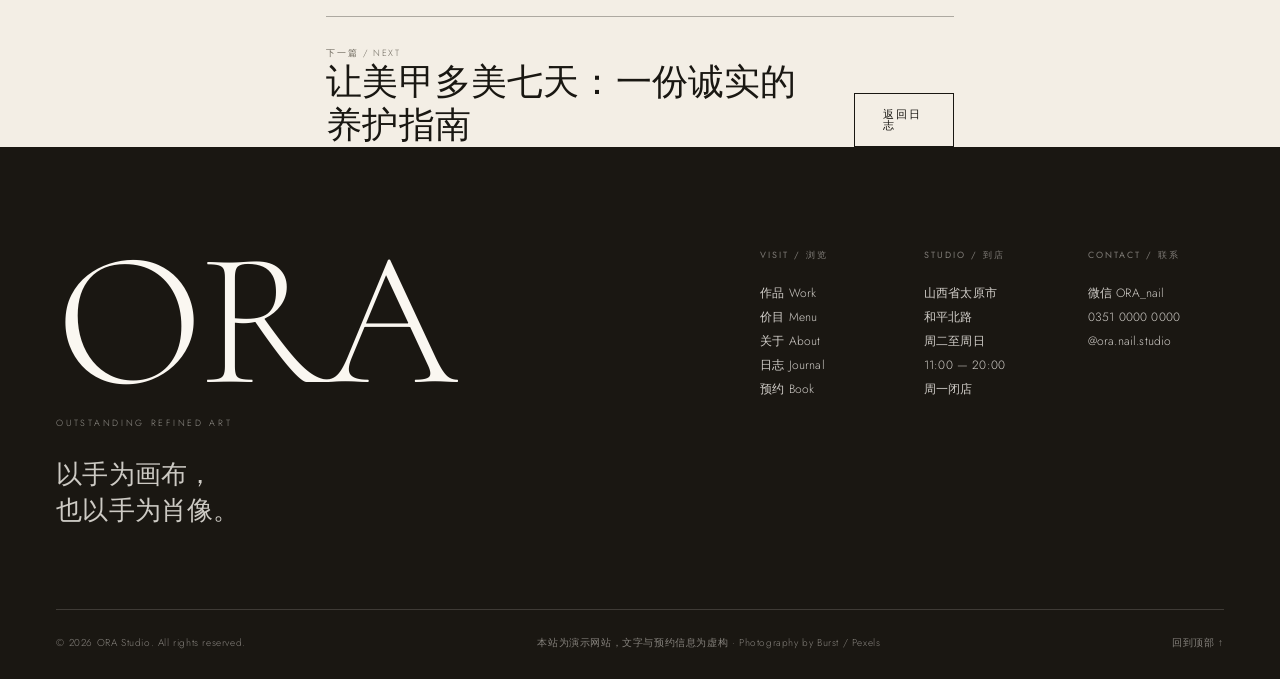
<file: journal-french.html>
<!doctype html>
<html lang="zh-CN">
<head>
  <meta charset="utf-8">
  <meta name="viewport" content="width=device-width, initial-scale=1">
  <title>法式不只一种：从微法式到反法式 — ORA Journal</title>
  <meta name="description" content="法式不是一条白边。微法式、反法式与彩色法式的比例、选色与适合的甲型。ORA 的风格笔记。">
  <meta name="theme-color" content="#f3eee5">
  <link rel="icon" href="favicon.svg" type="image/svg+xml">
  <link rel="stylesheet" href="assets/css/style.css?v=20261027-7">
  <meta property="og:type" content="website">
  <meta property="og:site_name" content="ORA">
  <meta property="og:title" content="法式不只一种：从微法式到反法式 — ORA Journal">
  <meta property="og:description" content="法式不是一条白边。微法式、反法式与彩色法式的比例、选色与适合的甲型。ORA 的风格笔记。">
  <meta property="og:image" content="assets/images/hero-signature.jpg">
  <meta name="twitter:card" content="summary_large_image">
  <script>document.documentElement.classList.add('js');</script>
</head>
<body id="top" class="page-article">
  <a class="skip-link" href="#main">跳到主要内容</a>
<header class="site-header" data-header>
  <div class="container header-inner">
    <a class="brand" href="index.html" aria-label="ORA 首页">
      <span class="brand-mark">ORA</span>
      <span class="brand-sub">Outstanding Refined Art</span>
    </a>
    <nav class="site-nav" aria-label="主导航">
        <a href="works.html"><span class="nav-cn">作品</span><span class="nav-en">Work</span></a>
        <a href="services.html"><span class="nav-cn">价目</span><span class="nav-en">Menu</span></a>
        <a href="about.html"><span class="nav-cn">关于</span><span class="nav-en">About</span></a>
        <a href="journal.html" aria-current="page"><span class="nav-cn">日志</span><span class="nav-en">Journal</span></a>
    </nav>
    <div class="header-actions">
      <a class="header-cta" href="booking.html">预约 <span class="en">Book</span></a>
      <button class="menu-toggle" type="button" aria-label="打开菜单" aria-expanded="false" aria-controls="mobileMenu" data-menu-toggle></button>
    </div>
  </div>
</header>

<div class="mobile-menu" id="mobileMenu" data-menu tabindex="-1">
  <nav aria-label="移动端导航">
    <a href="works.html"><span><span class="menu-num">01</span>作品<span class="menu-en">Work</span></span><span aria-hidden="true">→</span></a><a href="services.html"><span><span class="menu-num">02</span>价目<span class="menu-en">Menu</span></span><span aria-hidden="true">→</span></a><a href="about.html"><span><span class="menu-num">03</span>关于<span class="menu-en">About</span></span><span aria-hidden="true">→</span></a><a href="journal.html" aria-current="page"><span><span class="menu-num">04</span>日志<span class="menu-en">Journal</span></span><span aria-hidden="true">→</span></a><a href="booking.html"><span><span class="menu-num">05</span>预约<span class="menu-en">Book</span></span><span aria-hidden="true">→</span></a>
  </nav>
  <div class="mobile-menu-foot">
    <p>山西省太原市和平北路<br>周二至周日 11:00—20:00</p>
    <p><a href="https://www.instagram.com/" target="_blank" rel="noopener">Instagram</a><br><a href="booking.html">预约到店</a></p>
  </div>
</div>
  <main id="main" class="">
<section class="article-header">
  <div class="container">
    <nav class="breadcrumb" aria-label="面包屑">
      <a href="journal.html">日志 Journal</a>
      <span aria-hidden="true">/</span>
      <span>风格笔记</span>
    </nav>
    <h1 class="article-title">法式不只一种：从微法式到反法式</h1>
    <p class="article-deck">法式不是一条白边。它可以是 0.5 毫米的微光，也可以是一道反向的留白。选错比例，再贵的颜色也会显得笨重。</p>
    <div class="article-meta">
      <span>风格笔记 / Style Notes</span>
      <span>2025.09.18</span>
      <span>6 min read</span>
      <span>文 / ORA</span>
    </div>
  </div>
</section>

<div class="container">
  <figure class="article-hero">
    <img src="assets/images/work-pearl.jpg" alt="白色背景上，点缀珍珠与银色亮片的美甲特写" width="1000" height="667" loading="eager">
  </figure>
</div>

<article class="container article-body">
  <p class="article-lead">每次有人坐下来说「做一个法式」，我都会先问：你说的是哪一种？</p>
  <p>法式在 1970 年代从巴黎的秀场后台流行起来。最初的版本很简单：裸色底，指尖一道白色。它解决的是模特换装时指甲颜色不统一的问题，却意外成了最耐看的款式之一。</p>
  <p>五十年过去，法式被拆成了很多种。名字越来越多，但判断标准其实只有一条：那条边，和你的甲床比例对不对。</p>

  <h2><span class="h2-num">01 / Micro</span>微法式：把边收到 0.5 毫米</h2>
  <p>微法式是我最常做的版本。白边不超过一毫米，颜色也不一定是纯白——米白、灰粉、甚至比底色深半度的裸色，都可以。</p>
  <p>它适合甲床偏短、指甲偏小的人，也适合第一次尝试法式、又不想太隆重的人。短甲做微法式，手会显得干净而长；长甲做，反而要更克制，否则容易显得指甲比手指还抢眼。</p>

  <h2><span class="h2-num">02 / Reverse</span>反法式：把留白放到月牙</h2>
  <p>反法式把颜色放在甲根，指尖留白或只做一层透明。它比经典法式更轻，也更挑甲型。甲床短的人做反法式，视觉上会把注意力推到指根，需要把甲型修得更修长一些。</p>
  <p>我通常会用低饱和的灰粉或烟熏色做反法式，边缘留 1.5 毫米左右。太宽的留白会像没涂完，太窄又失去意义。</p>

  <h2><span class="h2-num">03 / Colour</span>彩色法式：用灰度代替白</h2>
  <p>彩色法式不是把白边换成荧光色。真正好用的，是带灰度的颜色：灰蓝、橄榄、砖红、烟草棕。它们和白边一样有边界感，但更接近日常的衣服。</p>
  <p>如果你的手背偏黄，避开带荧光的冷调；如果偏粉，太暖的橘调会让指缘显得红。拿不准的时候，先在一根手指上试，走到窗边看自然光。</p>

  <blockquote>
    法式的重点从来不是那条边，而是边与甲床之间的比例。
    <cite>ORA</cite>
  </blockquote>

  <h2><span class="h2-num">04 / Choose</span>怎么选：三个问题</h2>
  <ul>
    <li>你的甲床有多长？短甲选微法式，长甲可以尝试反法式或宽边。</li>
    <li>你平时穿什么颜色？衣服以黑白灰为主，彩色法式可以从灰蓝或烟草棕开始。</li>
    <li>你愿意为它留出多少时间？法式对边缘要求高，别把预约安排在赶时间的午休。</li>
  </ul>
  <p>最后一句实话：不要拿网图直接套。同一张图，在别人的手上是法式，在你的手上可能只是白边。</p>
  <p>下次来，带一张你真正喜欢的图，再告诉我你不喜欢它哪里。那比「做一个法式」有用得多。</p>

  <div class="article-end">
    <div>
      <p class="next-label">下一篇 / Next</p>
      <a class="next-title" href="journal-aftercare.html">让美甲多美七天：一份诚实的养护指南</a>
    </div>
    <a class="btn btn--line" href="journal.html">返回日志</a>
  </div>
</article>
  </main>
<footer class="site-footer">
  <div class="container">
    <div class="footer-top">
      <div class="footer-brand">
        <p class="footer-word">ORA</p>
        <p class="footer-tag">Outstanding Refined Art</p>
        <p class="footer-line">以手为画布，<br>也以手为肖像。</p>
      </div>
      <div class="footer-cols">
        <div class="footer-col">
          <h3>Visit / 浏览</h3>
          <p><a href="works.html">作品 Work</a></p>
          <p><a href="services.html">价目 Menu</a></p>
          <p><a href="about.html">关于 About</a></p>
          <p><a href="journal.html">日志 Journal</a></p>
          <p><a href="booking.html">预约 Book</a></p>
        </div>
        <div class="footer-col">
          <h3>Studio / 到店</h3>
          <p>山西省太原市<br>和平北路</p>
          <p>周二至周日<br>11:00 — 20:00</p>
          <p>周一闭店</p>
        </div>
        <div class="footer-col">
          <h3>Contact / 联系</h3>
          <p>微信 ORA_nail</p>
          <p><a href="tel:+863510000000">0351 0000 0000</a></p>
          <p><a href="https://www.instagram.com/" target="_blank" rel="noopener">@ora.nail.studio</a></p>
        </div>
      </div>
    </div>
    <div class="footer-bottom">
      <p>© <span data-year>2026</span> ORA Studio. All rights reserved.</p>
      <p>本站为演示网站，文字与预约信息为虚构 · Photography by Burst / Pexels</p>
      <a href="#top">回到顶部 ↑</a>
    </div>
  </div>
</footer>
  <script src="assets/js/main.js?v=20261027-7" defer></script>
</body>
</html>
</file>
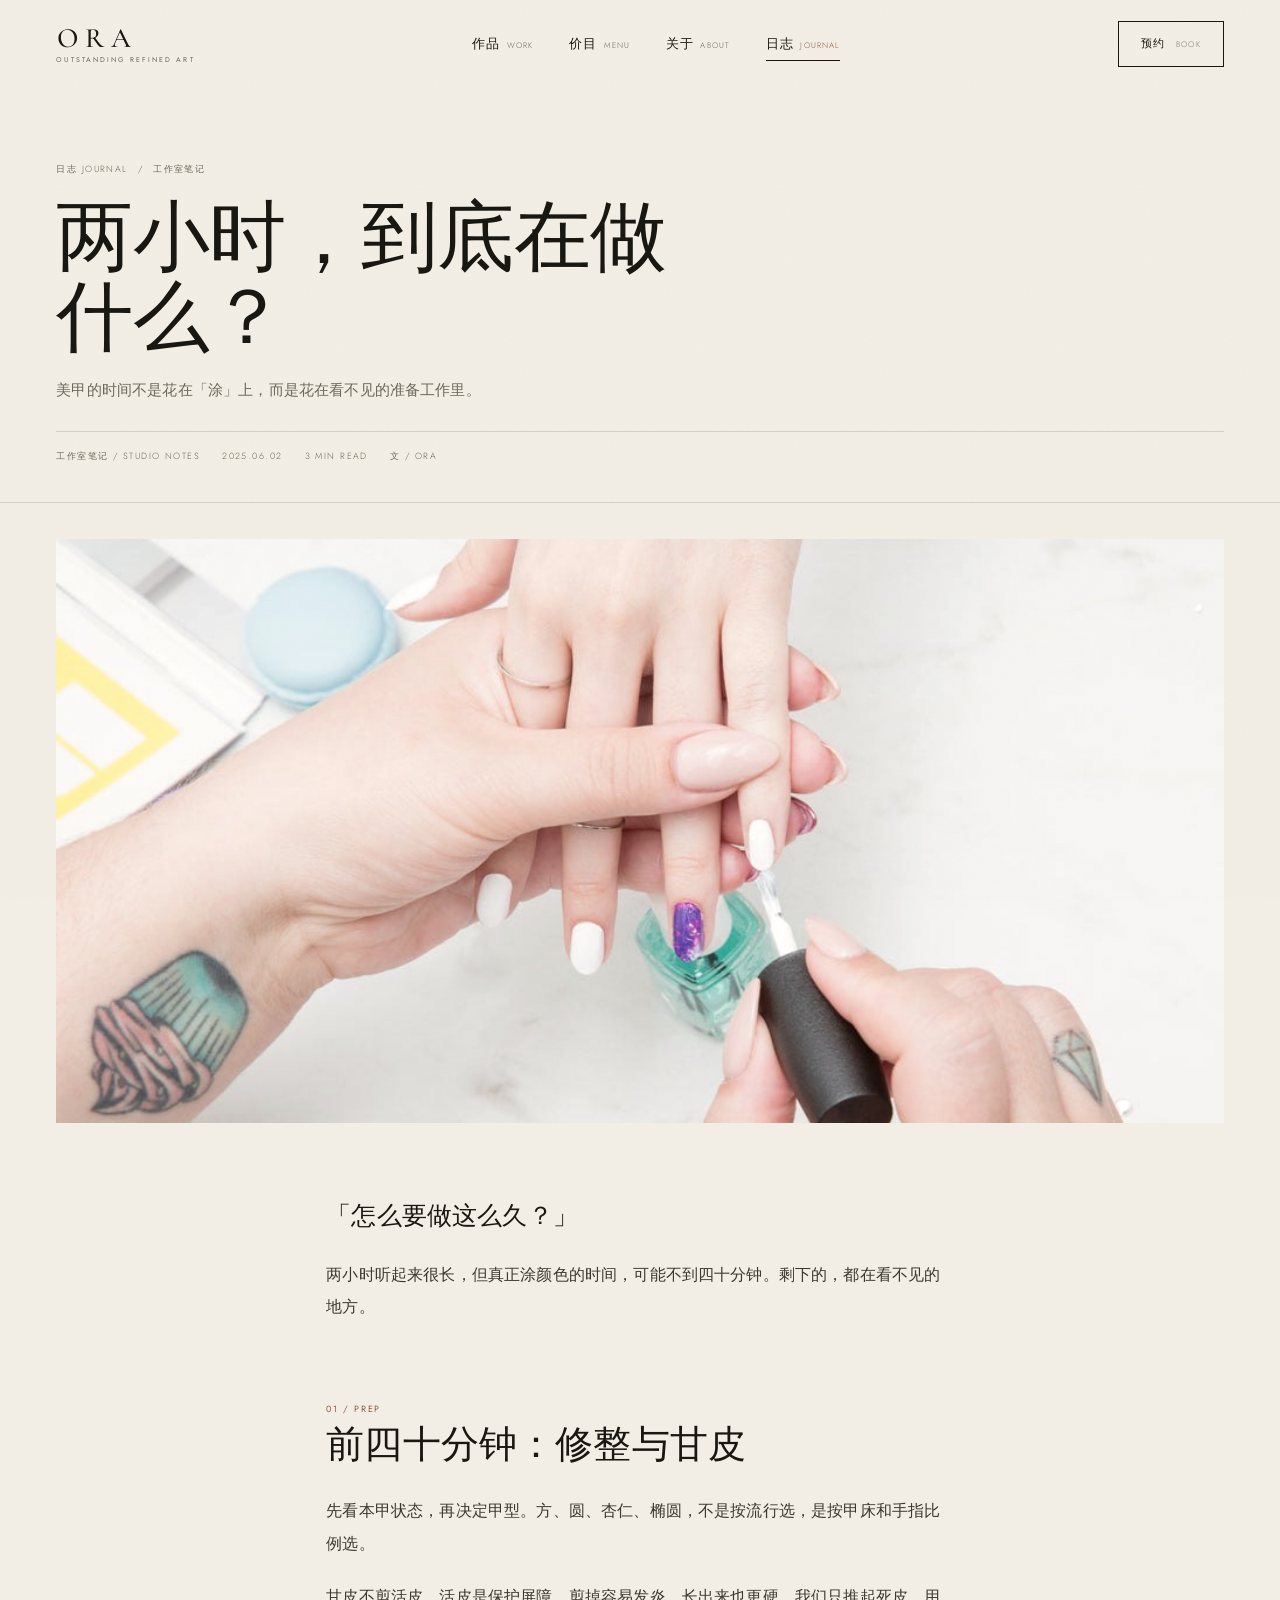
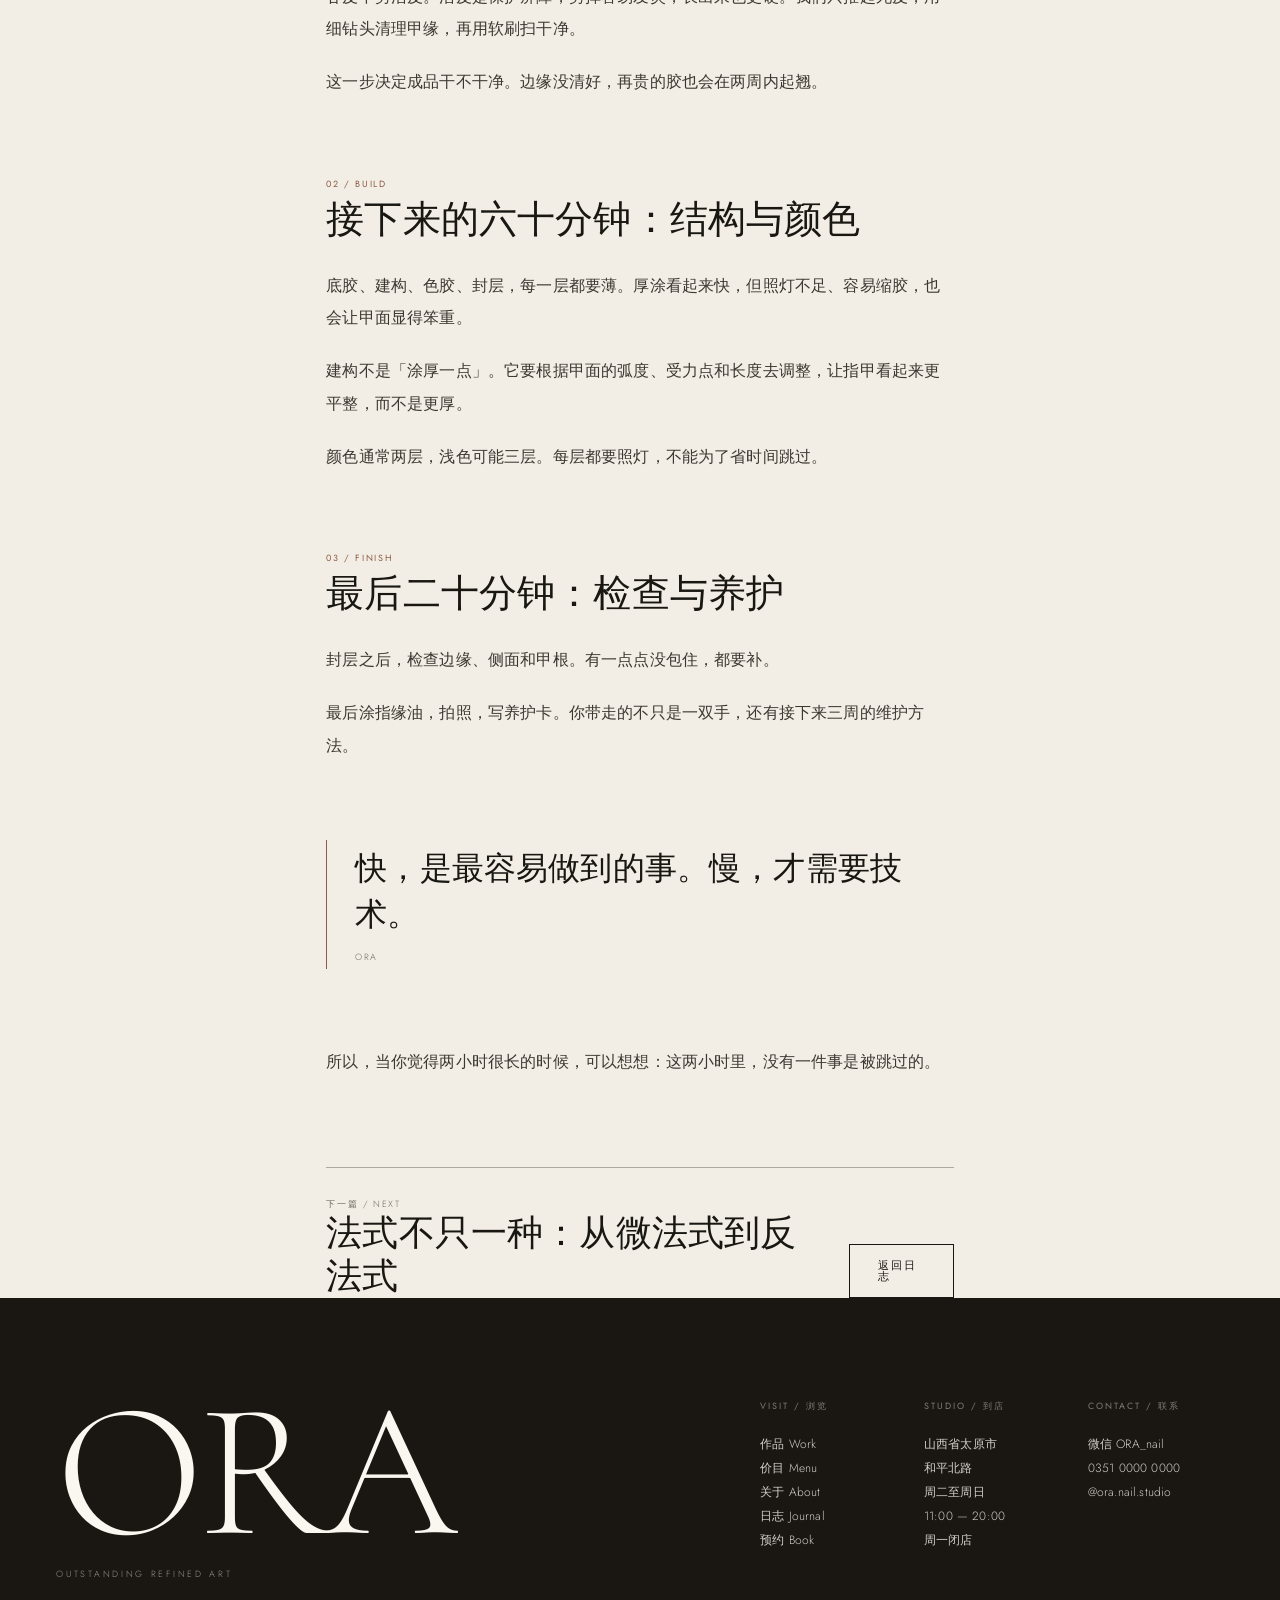
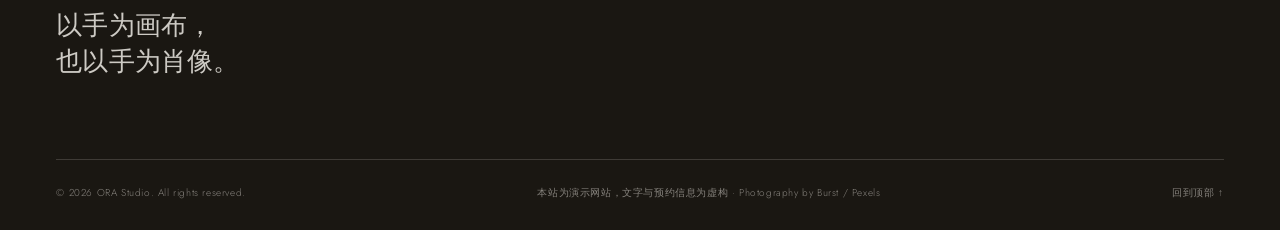
<file: journal-process.html>
<!doctype html>
<html lang="zh-CN">
<head>
  <meta charset="utf-8">
  <meta name="viewport" content="width=device-width, initial-scale=1">
  <title>两小时，到底在做什么？ — ORA Journal</title>
  <meta name="description" content="美甲的时间不是花在「涂」上，而是花在看不见的准备工作里。ORA 的工作室笔记：修整、甘皮、建构与检查。">
  <meta name="theme-color" content="#f3eee5">
  <link rel="icon" href="favicon.svg" type="image/svg+xml">
  <link rel="stylesheet" href="assets/css/style.css?v=20261027-7">
  <meta property="og:type" content="website">
  <meta property="og:site_name" content="ORA">
  <meta property="og:title" content="两小时，到底在做什么？ — ORA Journal">
  <meta property="og:description" content="美甲的时间不是花在「涂」上，而是花在看不见的准备工作里。ORA 的工作室笔记：修整、甘皮、建构与检查。">
  <meta property="og:image" content="assets/images/hero-signature.jpg">
  <meta name="twitter:card" content="summary_large_image">
  <script>document.documentElement.classList.add('js');</script>
</head>
<body id="top" class="page-article">
  <a class="skip-link" href="#main">跳到主要内容</a>
<header class="site-header" data-header>
  <div class="container header-inner">
    <a class="brand" href="index.html" aria-label="ORA 首页">
      <span class="brand-mark">ORA</span>
      <span class="brand-sub">Outstanding Refined Art</span>
    </a>
    <nav class="site-nav" aria-label="主导航">
        <a href="works.html"><span class="nav-cn">作品</span><span class="nav-en">Work</span></a>
        <a href="services.html"><span class="nav-cn">价目</span><span class="nav-en">Menu</span></a>
        <a href="about.html"><span class="nav-cn">关于</span><span class="nav-en">About</span></a>
        <a href="journal.html" aria-current="page"><span class="nav-cn">日志</span><span class="nav-en">Journal</span></a>
    </nav>
    <div class="header-actions">
      <a class="header-cta" href="booking.html">预约 <span class="en">Book</span></a>
      <button class="menu-toggle" type="button" aria-label="打开菜单" aria-expanded="false" aria-controls="mobileMenu" data-menu-toggle></button>
    </div>
  </div>
</header>

<div class="mobile-menu" id="mobileMenu" data-menu tabindex="-1">
  <nav aria-label="移动端导航">
    <a href="works.html"><span><span class="menu-num">01</span>作品<span class="menu-en">Work</span></span><span aria-hidden="true">→</span></a><a href="services.html"><span><span class="menu-num">02</span>价目<span class="menu-en">Menu</span></span><span aria-hidden="true">→</span></a><a href="about.html"><span><span class="menu-num">03</span>关于<span class="menu-en">About</span></span><span aria-hidden="true">→</span></a><a href="journal.html" aria-current="page"><span><span class="menu-num">04</span>日志<span class="menu-en">Journal</span></span><span aria-hidden="true">→</span></a><a href="booking.html"><span><span class="menu-num">05</span>预约<span class="menu-en">Book</span></span><span aria-hidden="true">→</span></a>
  </nav>
  <div class="mobile-menu-foot">
    <p>山西省太原市和平北路<br>周二至周日 11:00—20:00</p>
    <p><a href="https://www.instagram.com/" target="_blank" rel="noopener">Instagram</a><br><a href="booking.html">预约到店</a></p>
  </div>
</div>
  <main id="main" class="">
<section class="article-header">
  <div class="container">
    <nav class="breadcrumb" aria-label="面包屑">
      <a href="journal.html">日志 Journal</a>
      <span aria-hidden="true">/</span>
      <span>工作室笔记</span>
    </nav>
    <h1 class="article-title">两小时，到底在做什么？</h1>
    <p class="article-deck">美甲的时间不是花在「涂」上，而是花在看不见的准备工作里。</p>
    <div class="article-meta">
      <span>工作室笔记 / Studio Notes</span>
      <span>2025.06.02</span>
      <span>3 min read</span>
      <span>文 / ORA</span>
    </div>
  </div>
</section>

<div class="container">
  <figure class="article-hero">
    <img src="assets/images/process.jpg" alt="美甲师正用细刷为一双手涂上裸色甲油" width="1000" height="667" loading="eager">
  </figure>
</div>

<article class="container article-body">
  <p class="article-lead">「怎么要做这么久？」</p>
  <p>两小时听起来很长，但真正涂颜色的时间，可能不到四十分钟。剩下的，都在看不见的地方。</p>

  <h2><span class="h2-num">01 / Prep</span>前四十分钟：修整与甘皮</h2>
  <p>先看本甲状态，再决定甲型。方、圆、杏仁、椭圆，不是按流行选，是按甲床和手指比例选。</p>
  <p>甘皮不剪活皮。活皮是保护屏障，剪掉容易发炎，长出来也更硬。我们只推起死皮，用细钻头清理甲缘，再用软刷扫干净。</p>
  <p>这一步决定成品干不干净。边缘没清好，再贵的胶也会在两周内起翘。</p>

  <h2><span class="h2-num">02 / Build</span>接下来的六十分钟：结构与颜色</h2>
  <p>底胶、建构、色胶、封层，每一层都要薄。厚涂看起来快，但照灯不足、容易缩胶，也会让甲面显得笨重。</p>
  <p>建构不是「涂厚一点」。它要根据甲面的弧度、受力点和长度去调整，让指甲看起来更平整，而不是更厚。</p>
  <p>颜色通常两层，浅色可能三层。每层都要照灯，不能为了省时间跳过。</p>

  <h2><span class="h2-num">03 / Finish</span>最后二十分钟：检查与养护</h2>
  <p>封层之后，检查边缘、侧面和甲根。有一点点没包住，都要补。</p>
  <p>最后涂指缘油，拍照，写养护卡。你带走的不只是一双手，还有接下来三周的维护方法。</p>

  <blockquote>
    快，是最容易做到的事。慢，才需要技术。
    <cite>ORA</cite>
  </blockquote>

  <p>所以，当你觉得两小时很长的时候，可以想想：这两小时里，没有一件事是被跳过的。</p>

  <div class="article-end">
    <div>
      <p class="next-label">下一篇 / Next</p>
      <a class="next-title" href="journal-french.html">法式不只一种：从微法式到反法式</a>
    </div>
    <a class="btn btn--line" href="journal.html">返回日志</a>
  </div>
</article>
  </main>
<footer class="site-footer">
  <div class="container">
    <div class="footer-top">
      <div class="footer-brand">
        <p class="footer-word">ORA</p>
        <p class="footer-tag">Outstanding Refined Art</p>
        <p class="footer-line">以手为画布，<br>也以手为肖像。</p>
      </div>
      <div class="footer-cols">
        <div class="footer-col">
          <h3>Visit / 浏览</h3>
          <p><a href="works.html">作品 Work</a></p>
          <p><a href="services.html">价目 Menu</a></p>
          <p><a href="about.html">关于 About</a></p>
          <p><a href="journal.html">日志 Journal</a></p>
          <p><a href="booking.html">预约 Book</a></p>
        </div>
        <div class="footer-col">
          <h3>Studio / 到店</h3>
          <p>山西省太原市<br>和平北路</p>
          <p>周二至周日<br>11:00 — 20:00</p>
          <p>周一闭店</p>
        </div>
        <div class="footer-col">
          <h3>Contact / 联系</h3>
          <p>微信 ORA_nail</p>
          <p><a href="tel:+863510000000">0351 0000 0000</a></p>
          <p><a href="https://www.instagram.com/" target="_blank" rel="noopener">@ora.nail.studio</a></p>
        </div>
      </div>
    </div>
    <div class="footer-bottom">
      <p>© <span data-year>2026</span> ORA Studio. All rights reserved.</p>
      <p>本站为演示网站，文字与预约信息为虚构 · Photography by Burst / Pexels</p>
      <a href="#top">回到顶部 ↑</a>
    </div>
  </div>
</footer>
  <script src="assets/js/main.js?v=20261027-7" defer></script>
</body>
</html>
</file>
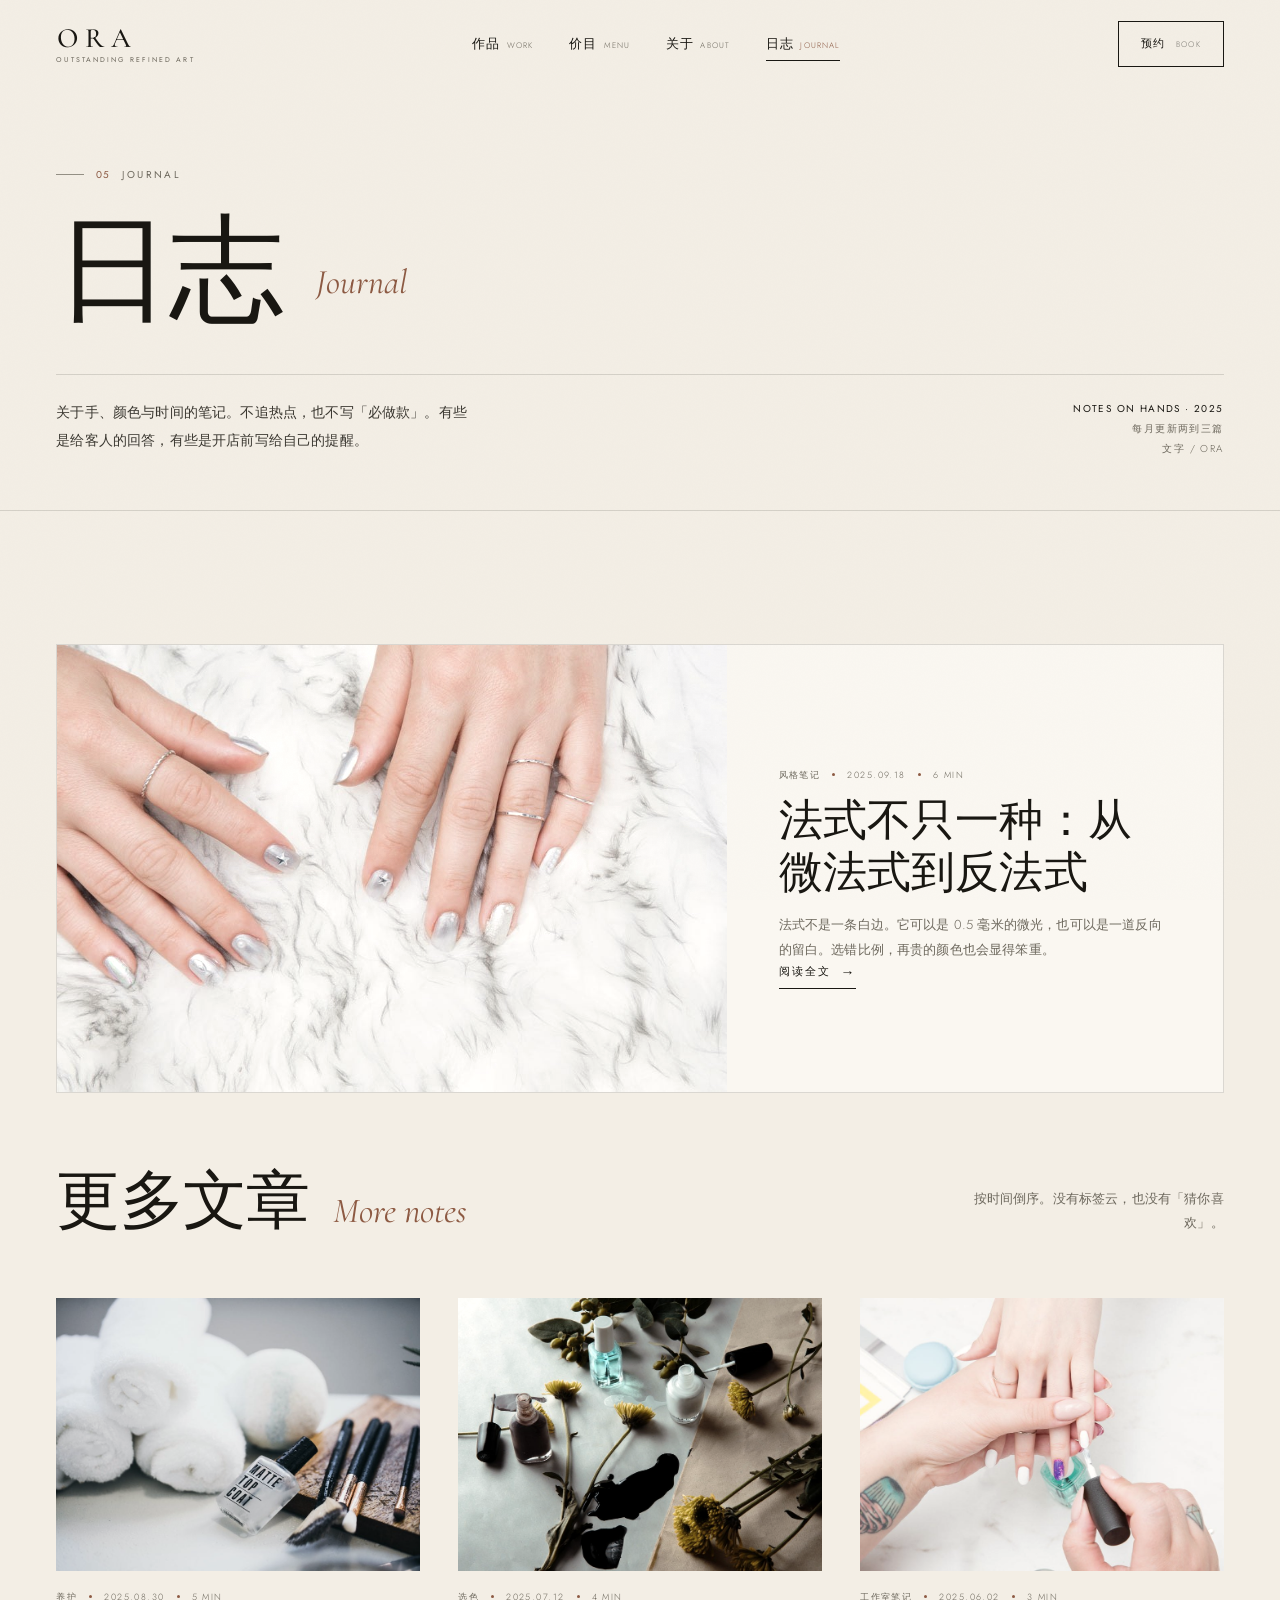
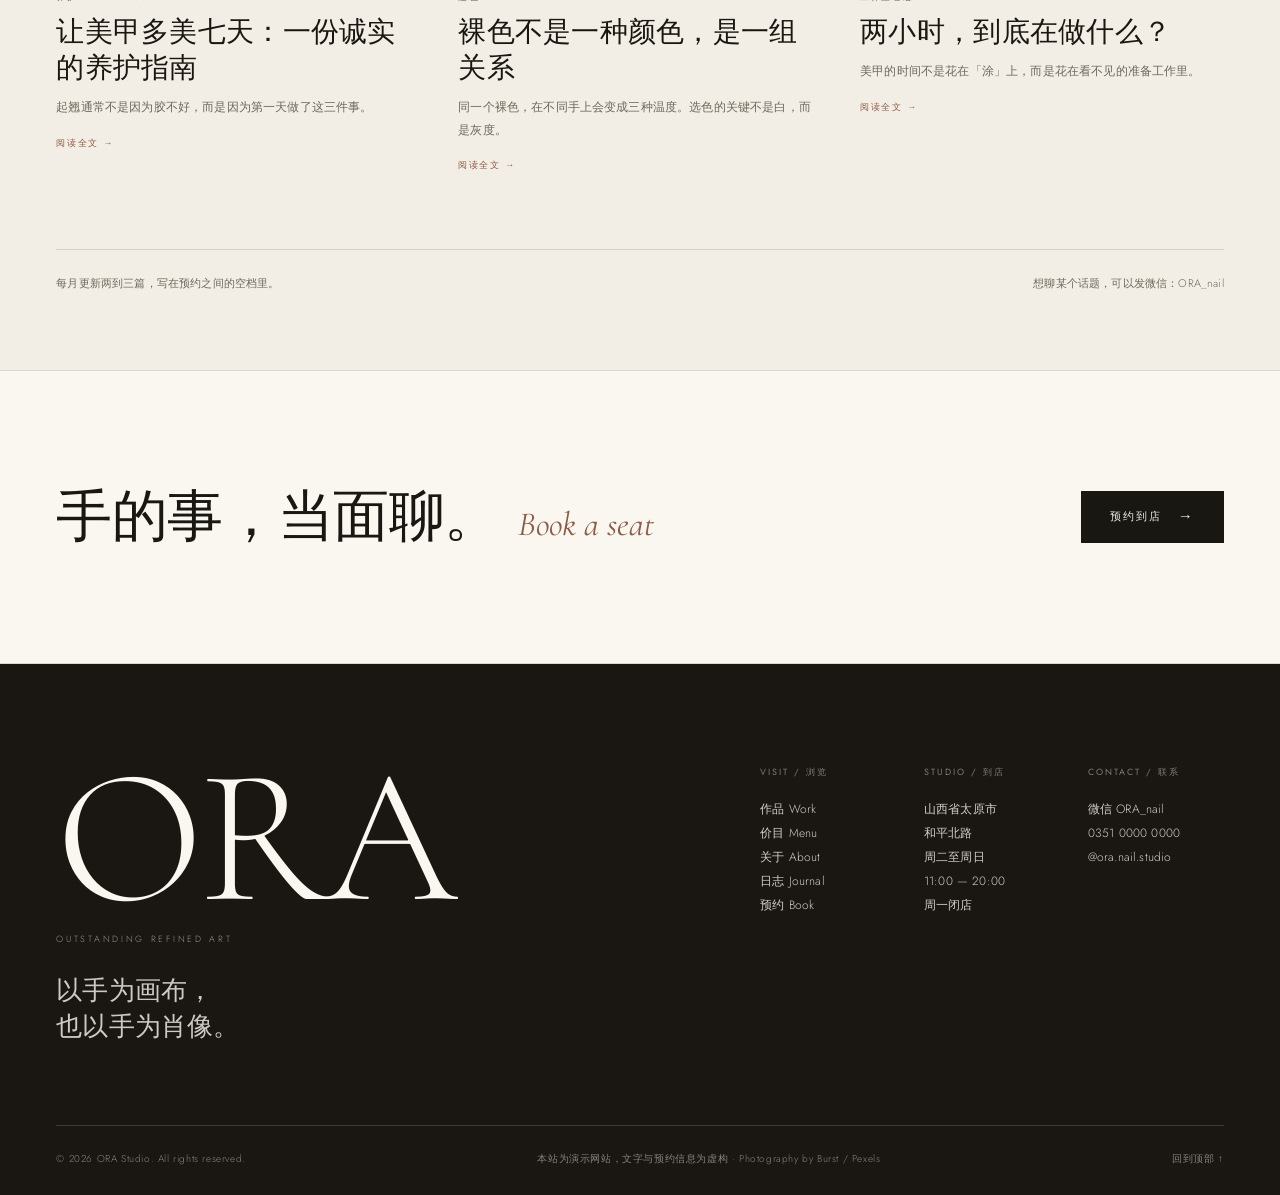
<file: journal.html>
<!doctype html>
<html lang="zh-CN">
<head>
  <meta charset="utf-8">
  <meta name="viewport" content="width=device-width, initial-scale=1">
  <title>日志 Journal — ORA</title>
  <meta name="description" content="ORA 的日志：法式风格笔记、美甲养护指南、裸色选色方法与工作室笔记。不追热点，只写与手有关的事。">
  <meta name="theme-color" content="#f3eee5">
  <link rel="icon" href="favicon.svg" type="image/svg+xml">
  <link rel="stylesheet" href="assets/css/style.css?v=20261027-7">
  <meta property="og:type" content="website">
  <meta property="og:site_name" content="ORA">
  <meta property="og:title" content="日志 Journal — ORA">
  <meta property="og:description" content="ORA 的日志：法式风格笔记、美甲养护指南、裸色选色方法与工作室笔记。不追热点，只写与手有关的事。">
  <meta property="og:image" content="assets/images/hero-signature.jpg">
  <meta name="twitter:card" content="summary_large_image">
  <script>document.documentElement.classList.add('js');</script>
</head>
<body id="top" class="page-journal">
  <a class="skip-link" href="#main">跳到主要内容</a>
<header class="site-header" data-header>
  <div class="container header-inner">
    <a class="brand" href="index.html" aria-label="ORA 首页">
      <span class="brand-mark">ORA</span>
      <span class="brand-sub">Outstanding Refined Art</span>
    </a>
    <nav class="site-nav" aria-label="主导航">
        <a href="works.html"><span class="nav-cn">作品</span><span class="nav-en">Work</span></a>
        <a href="services.html"><span class="nav-cn">价目</span><span class="nav-en">Menu</span></a>
        <a href="about.html"><span class="nav-cn">关于</span><span class="nav-en">About</span></a>
        <a href="journal.html" aria-current="page"><span class="nav-cn">日志</span><span class="nav-en">Journal</span></a>
    </nav>
    <div class="header-actions">
      <a class="header-cta" href="booking.html">预约 <span class="en">Book</span></a>
      <button class="menu-toggle" type="button" aria-label="打开菜单" aria-expanded="false" aria-controls="mobileMenu" data-menu-toggle></button>
    </div>
  </div>
</header>

<div class="mobile-menu" id="mobileMenu" data-menu tabindex="-1">
  <nav aria-label="移动端导航">
    <a href="works.html"><span><span class="menu-num">01</span>作品<span class="menu-en">Work</span></span><span aria-hidden="true">→</span></a><a href="services.html"><span><span class="menu-num">02</span>价目<span class="menu-en">Menu</span></span><span aria-hidden="true">→</span></a><a href="about.html"><span><span class="menu-num">03</span>关于<span class="menu-en">About</span></span><span aria-hidden="true">→</span></a><a href="journal.html" aria-current="page"><span><span class="menu-num">04</span>日志<span class="menu-en">Journal</span></span><span aria-hidden="true">→</span></a><a href="booking.html"><span><span class="menu-num">05</span>预约<span class="menu-en">Book</span></span><span aria-hidden="true">→</span></a>
  </nav>
  <div class="mobile-menu-foot">
    <p>山西省太原市和平北路<br>周二至周日 11:00—20:00</p>
    <p><a href="https://www.instagram.com/" target="_blank" rel="noopener">Instagram</a><br><a href="booking.html">预约到店</a></p>
  </div>
</div>
  <main id="main" class="">
<section class="page-hero">
  <div class="container">
    <p class="eyebrow"><span class="num">05</span> Journal</p>
    <h1 class="page-title">日志 <em>Journal</em></h1>
    <div class="page-lede">
      <p>关于手、颜色与时间的笔记。不追热点，也不写「必做款」。有些是给客人的回答，有些是开店前写给自己的提醒。</p>
      <p class="page-meta">
        <strong>Notes on hands · 2025</strong>
        每月更新两到三篇<br>
        文字 / ORA
      </p>
    </div>
  </div>
</section>

<section class="section section--tight">
  <div class="container">
    <a class="featured-story reveal" href="journal-french.html">
      <div class="media">
        <img src="assets/images/work-pearl.jpg" alt="白色背景上，点缀珍珠与银色亮片的美甲特写" width="1000" height="667" loading="eager">
      </div>
      <div class="featured-copy">
        <div class="journal-meta"><span>风格笔记</span><span class="dot"></span><span>2025.09.18</span><span class="dot"></span><span>6 min</span></div>
        <h2>法式不只一种：从微法式到反法式</h2>
        <p>法式不是一条白边。它可以是 0.5 毫米的微光，也可以是一道反向的留白。选错比例，再贵的颜色也会显得笨重。</p>
        <span class="text-link">阅读全文 <span class="arrow">→</span></span>
      </div>
    </a>

    <div class="journal-index">
      <div class="section-head reveal">
        <h2>更多文章 <em>More notes</em></h2>
        <p class="head-note">按时间倒序。没有标签云，也没有「猜你喜欢」。</p>
      </div>
      <div class="journal-grid">
        <a class="journal-card reveal" href="journal-aftercare.html">
          <div class="media">
            <img src="assets/images/studio-tools.jpg" alt="白色台面上摆放着甲油、化妆棉与护理工具" width="1000" height="667">
          </div>
          <div class="journal-meta"><span>养护</span><span class="dot"></span><span>2025.08.30</span><span class="dot"></span><span>5 min</span></div>
          <h3>让美甲多美七天：一份诚实的养护指南</h3>
          <p class="excerpt">起翘通常不是因为胶不好，而是因为第一天做了这三件事。</p>
          <span class="read">阅读全文 →</span>
        </a>
        <a class="journal-card reveal" href="journal-color.html" style="--i: 1">
          <div class="media">
            <img src="assets/images/journal-color.jpg" alt="干燥花与裸粉色甲油瓶的静物摆拍" width="1000" height="667">
          </div>
          <div class="journal-meta"><span>选色</span><span class="dot"></span><span>2025.07.12</span><span class="dot"></span><span>4 min</span></div>
          <h3>裸色不是一种颜色，是一组关系</h3>
          <p class="excerpt">同一个裸色，在不同手上会变成三种温度。选色的关键不是白，而是灰度。</p>
          <span class="read">阅读全文 →</span>
        </a>
        <a class="journal-card reveal" href="journal-process.html" style="--i: 2">
          <div class="media">
            <img src="assets/images/process.jpg" alt="美甲师正用细刷为一双手涂上裸色甲油" width="1000" height="667">
          </div>
          <div class="journal-meta"><span>工作室笔记</span><span class="dot"></span><span>2025.06.02</span><span class="dot"></span><span>3 min</span></div>
          <h3>两小时，到底在做什么？</h3>
          <p class="excerpt">美甲的时间不是花在「涂」上，而是花在看不见的准备工作里。</p>
          <span class="read">阅读全文 →</span>
        </a>
      </div>
    </div>

    <div class="journal-footnote">
      <p>每月更新两到三篇，写在预约之间的空档里。</p>
      <p>想聊某个话题，可以发微信：ORA_nail</p>
    </div>
  </div>
</section>

<section class="section section--cream">
  <div class="container">
    <div class="cta-row">
      <h2>手的事，当面聊。 <em>Book a seat</em></h2>
      <a class="btn btn--dark" href="booking.html">预约到店 <span class="arrow">→</span></a>
    </div>
  </div>
</section>
  </main>
<footer class="site-footer">
  <div class="container">
    <div class="footer-top">
      <div class="footer-brand">
        <p class="footer-word">ORA</p>
        <p class="footer-tag">Outstanding Refined Art</p>
        <p class="footer-line">以手为画布，<br>也以手为肖像。</p>
      </div>
      <div class="footer-cols">
        <div class="footer-col">
          <h3>Visit / 浏览</h3>
          <p><a href="works.html">作品 Work</a></p>
          <p><a href="services.html">价目 Menu</a></p>
          <p><a href="about.html">关于 About</a></p>
          <p><a href="journal.html">日志 Journal</a></p>
          <p><a href="booking.html">预约 Book</a></p>
        </div>
        <div class="footer-col">
          <h3>Studio / 到店</h3>
          <p>山西省太原市<br>和平北路</p>
          <p>周二至周日<br>11:00 — 20:00</p>
          <p>周一闭店</p>
        </div>
        <div class="footer-col">
          <h3>Contact / 联系</h3>
          <p>微信 ORA_nail</p>
          <p><a href="tel:+863510000000">0351 0000 0000</a></p>
          <p><a href="https://www.instagram.com/" target="_blank" rel="noopener">@ora.nail.studio</a></p>
        </div>
      </div>
    </div>
    <div class="footer-bottom">
      <p>© <span data-year>2026</span> ORA Studio. All rights reserved.</p>
      <p>本站为演示网站，文字与预约信息为虚构 · Photography by Burst / Pexels</p>
      <a href="#top">回到顶部 ↑</a>
    </div>
  </div>
</footer>
  <script src="assets/js/main.js?v=20261027-7" defer></script>
</body>
</html>
</file>
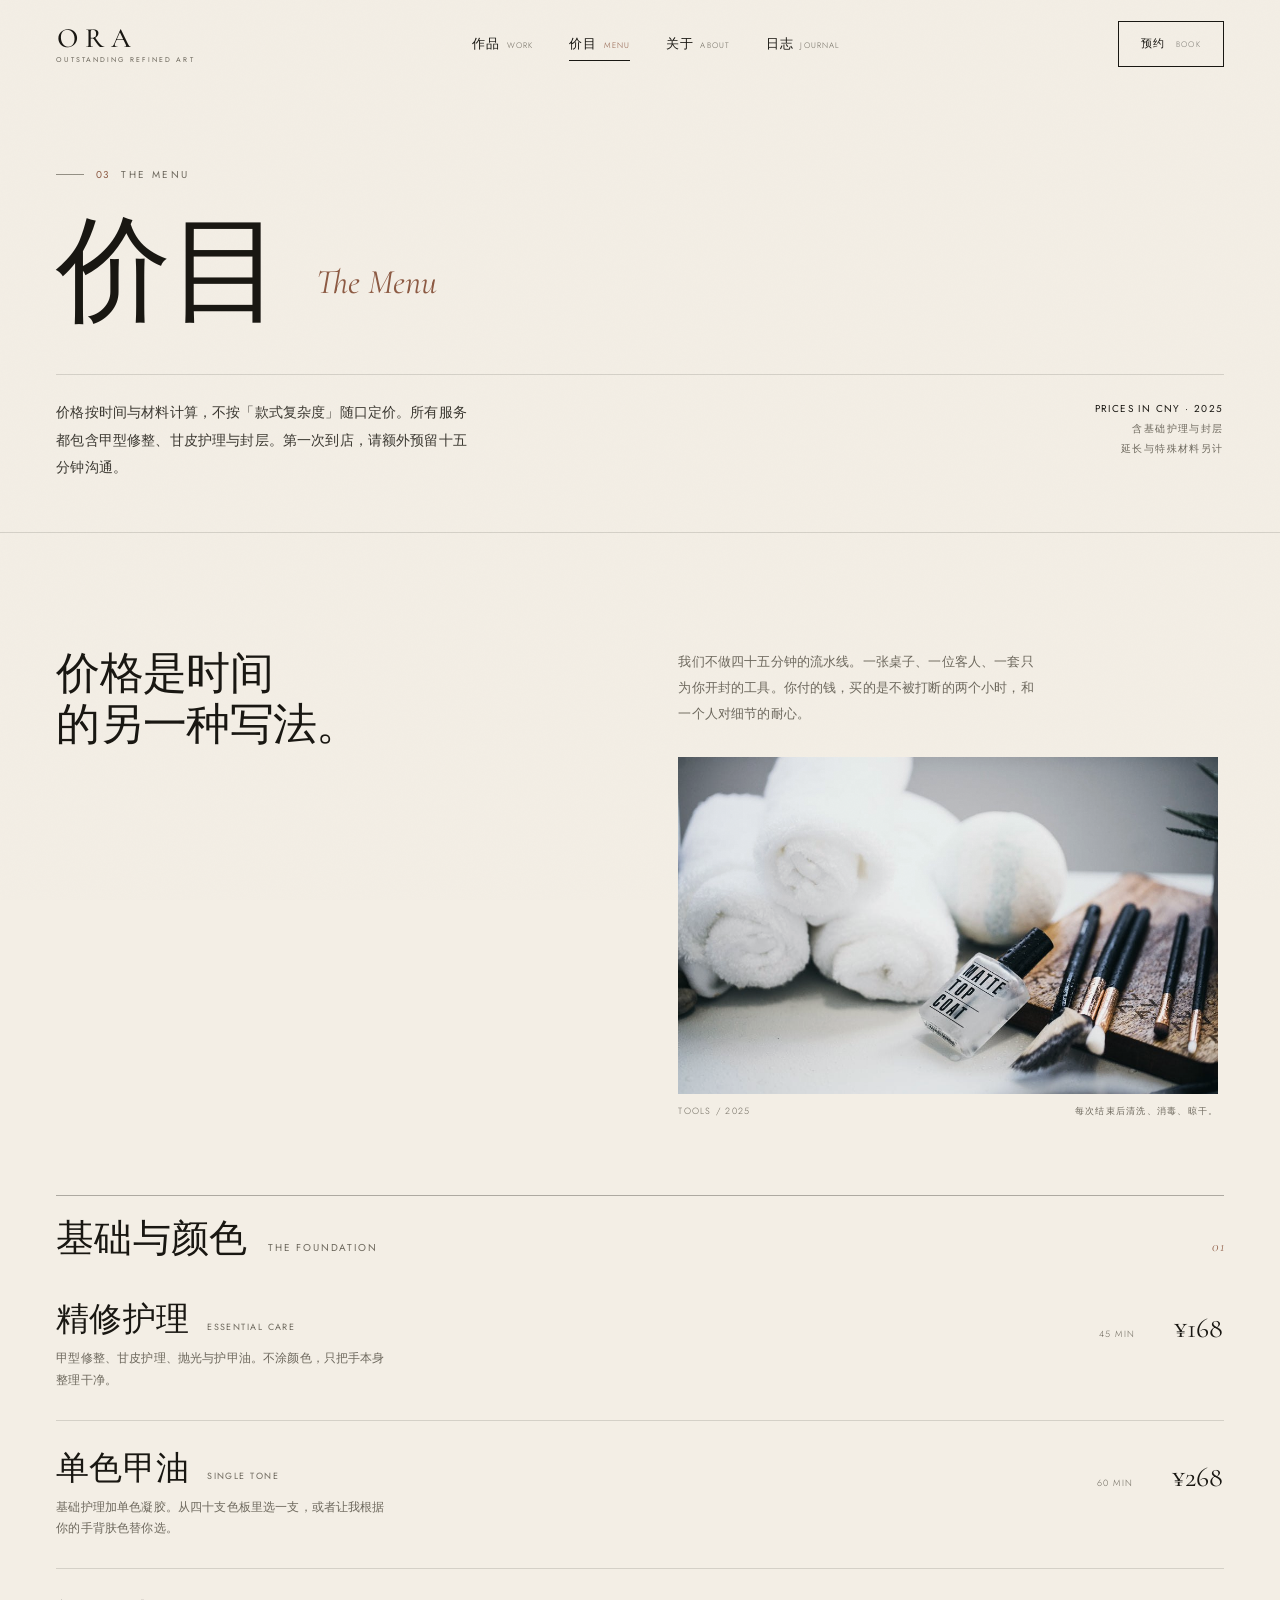
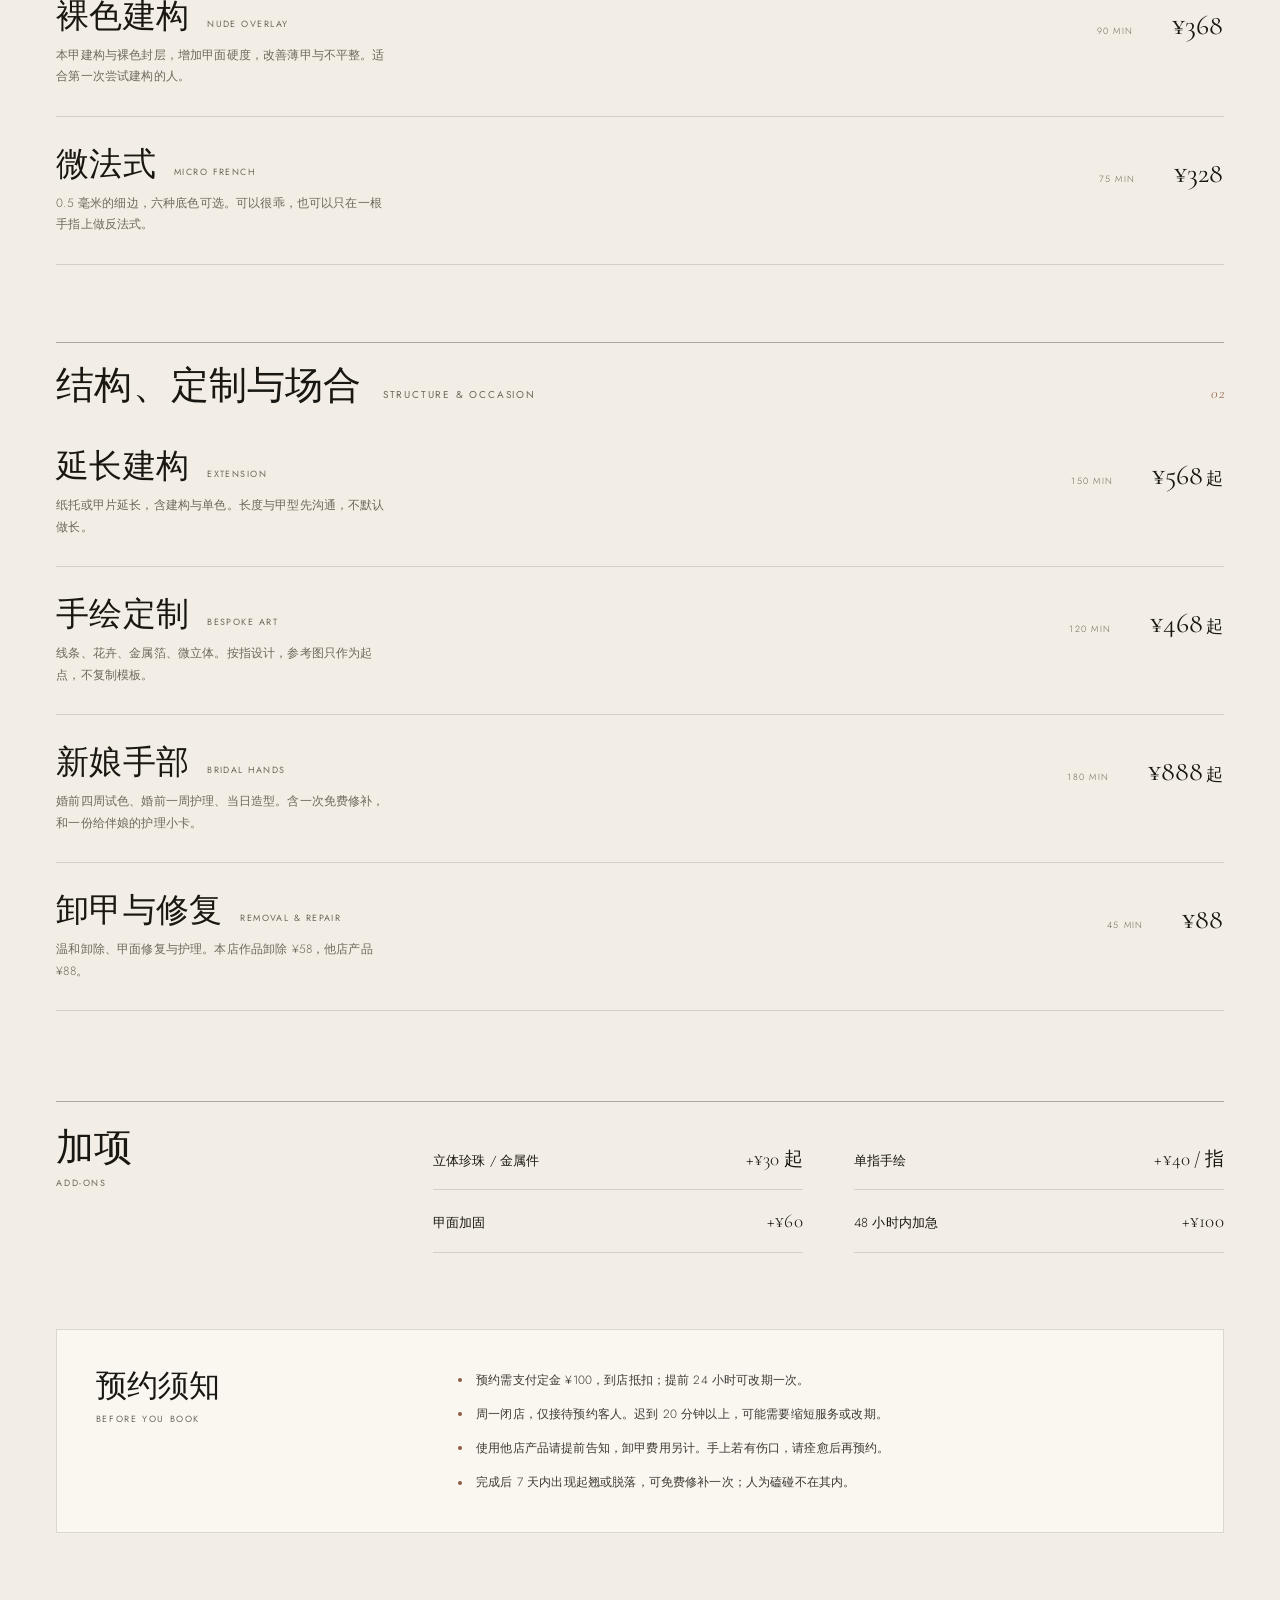
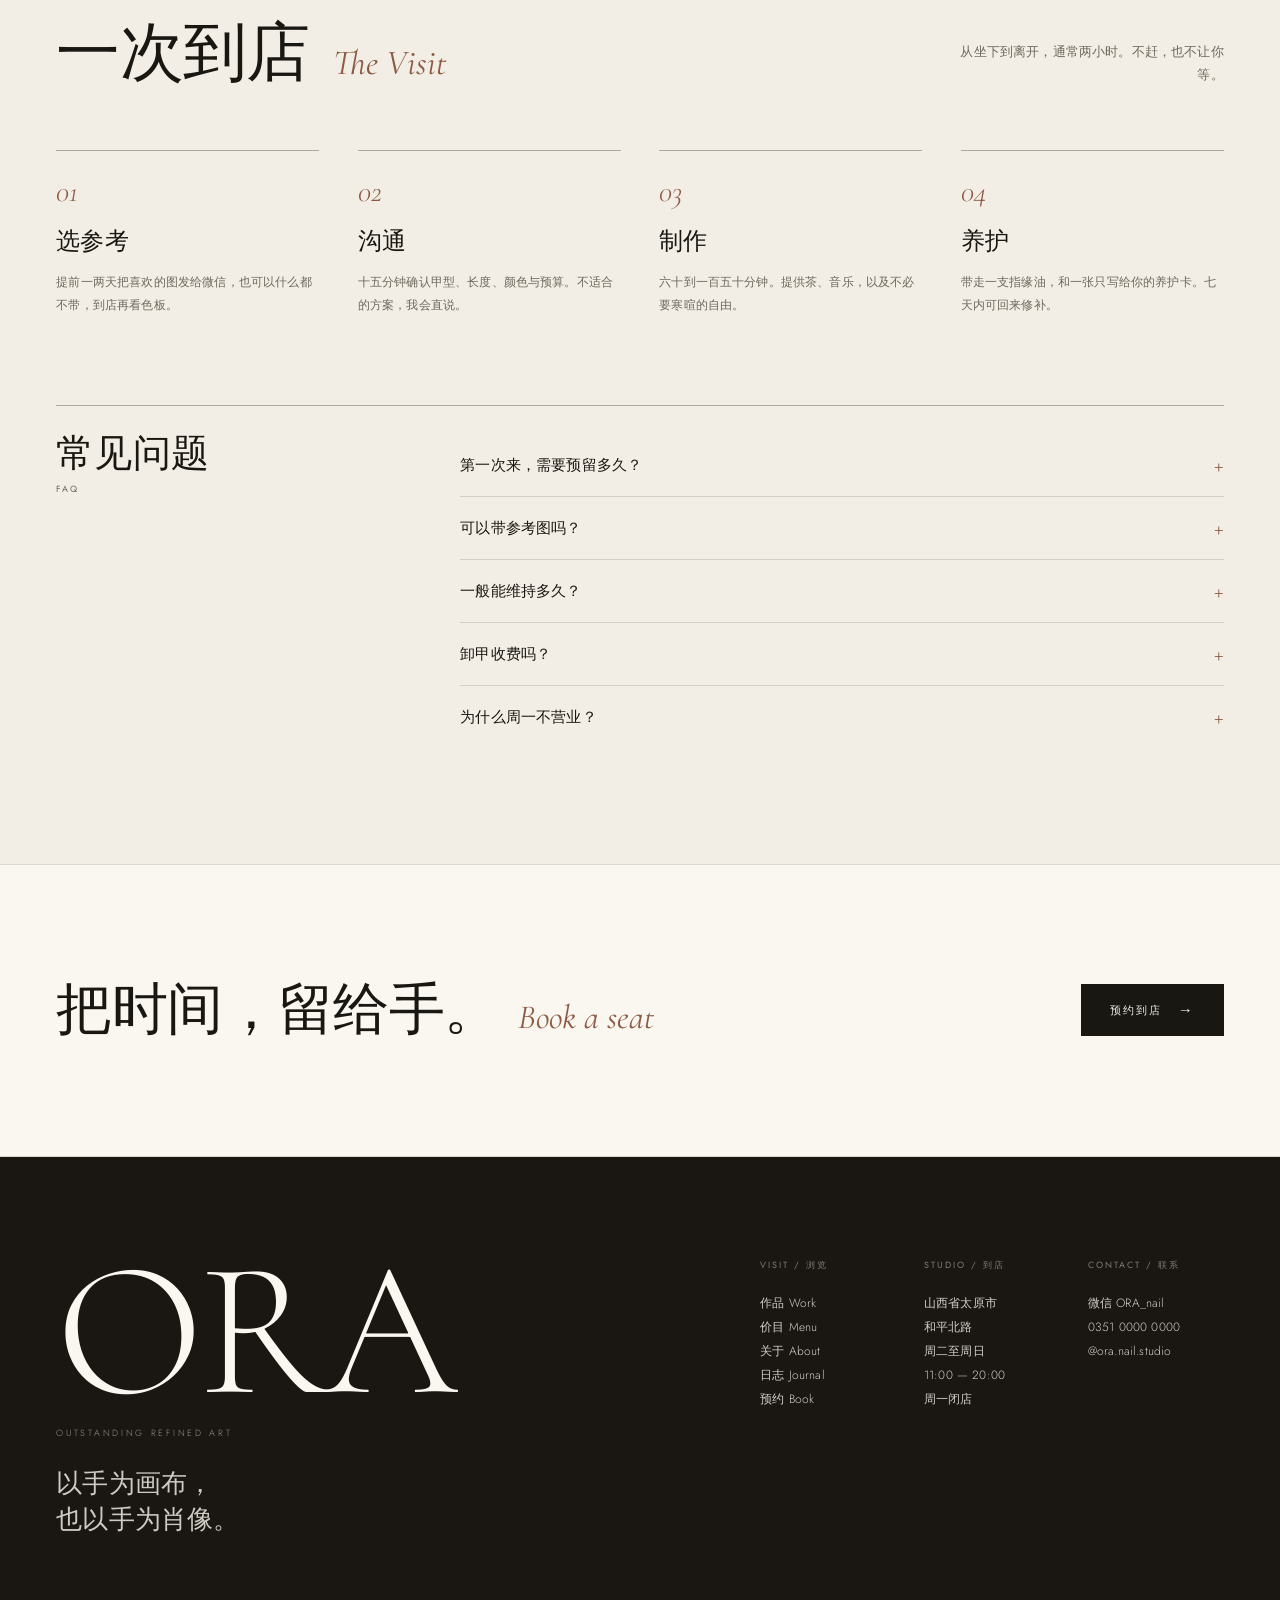
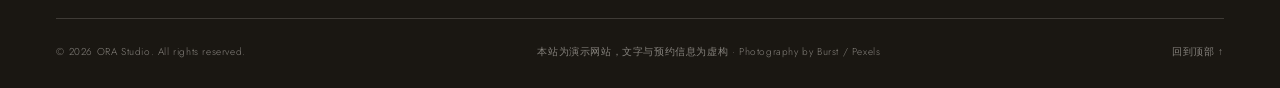
<file: services.html>
<!doctype html>
<html lang="zh-CN">
<head>
  <meta charset="utf-8">
  <meta name="viewport" content="width=device-width, initial-scale=1">
  <title>价目 The Menu — ORA</title>
  <meta name="description" content="ORA 美甲价目：精修护理、单色、裸色建构、微法式、手绘定制、延长、新娘手部与卸甲修复。所有价格含基础护理与封层。">
  <meta name="theme-color" content="#f3eee5">
  <link rel="icon" href="favicon.svg" type="image/svg+xml">
  <link rel="stylesheet" href="assets/css/style.css?v=20261027-7">
  <meta property="og:type" content="website">
  <meta property="og:site_name" content="ORA">
  <meta property="og:title" content="价目 The Menu — ORA">
  <meta property="og:description" content="ORA 美甲价目：精修护理、单色、裸色建构、微法式、手绘定制、延长、新娘手部与卸甲修复。所有价格含基础护理与封层。">
  <meta property="og:image" content="assets/images/hero-signature.jpg">
  <meta name="twitter:card" content="summary_large_image">
  <script>document.documentElement.classList.add('js');</script>
</head>
<body id="top" class="page-services">
  <a class="skip-link" href="#main">跳到主要内容</a>
<header class="site-header" data-header>
  <div class="container header-inner">
    <a class="brand" href="index.html" aria-label="ORA 首页">
      <span class="brand-mark">ORA</span>
      <span class="brand-sub">Outstanding Refined Art</span>
    </a>
    <nav class="site-nav" aria-label="主导航">
        <a href="works.html"><span class="nav-cn">作品</span><span class="nav-en">Work</span></a>
        <a href="services.html" aria-current="page"><span class="nav-cn">价目</span><span class="nav-en">Menu</span></a>
        <a href="about.html"><span class="nav-cn">关于</span><span class="nav-en">About</span></a>
        <a href="journal.html"><span class="nav-cn">日志</span><span class="nav-en">Journal</span></a>
    </nav>
    <div class="header-actions">
      <a class="header-cta" href="booking.html">预约 <span class="en">Book</span></a>
      <button class="menu-toggle" type="button" aria-label="打开菜单" aria-expanded="false" aria-controls="mobileMenu" data-menu-toggle></button>
    </div>
  </div>
</header>

<div class="mobile-menu" id="mobileMenu" data-menu tabindex="-1">
  <nav aria-label="移动端导航">
    <a href="works.html"><span><span class="menu-num">01</span>作品<span class="menu-en">Work</span></span><span aria-hidden="true">→</span></a><a href="services.html" aria-current="page"><span><span class="menu-num">02</span>价目<span class="menu-en">Menu</span></span><span aria-hidden="true">→</span></a><a href="about.html"><span><span class="menu-num">03</span>关于<span class="menu-en">About</span></span><span aria-hidden="true">→</span></a><a href="journal.html"><span><span class="menu-num">04</span>日志<span class="menu-en">Journal</span></span><span aria-hidden="true">→</span></a><a href="booking.html"><span><span class="menu-num">05</span>预约<span class="menu-en">Book</span></span><span aria-hidden="true">→</span></a>
  </nav>
  <div class="mobile-menu-foot">
    <p>山西省太原市和平北路<br>周二至周日 11:00—20:00</p>
    <p><a href="https://www.instagram.com/" target="_blank" rel="noopener">Instagram</a><br><a href="booking.html">预约到店</a></p>
  </div>
</div>
  <main id="main" class="">
<section class="page-hero">
  <div class="container">
    <p class="eyebrow"><span class="num">03</span> The Menu</p>
    <h1 class="page-title">价目 <em>The Menu</em></h1>
    <div class="page-lede">
      <p>价格按时间与材料计算，不按「款式复杂度」随口定价。所有服务都包含甲型修整、甘皮护理与封层。第一次到店，请额外预留十五分钟沟通。</p>
      <p class="page-meta">
        <strong>Prices in CNY · 2025</strong>
        含基础护理与封层<br>
        延长与特殊材料另计
      </p>
    </div>
  </div>
</section>

<section class="section">
  <div class="container">
    <div class="menu-intro reveal">
      <h2 class="display">价格是时间<br>的另一种写法。</h2>
      <div class="menu-intro-aside">
        <p class="menu-note">我们不做四十五分钟的流水线。一张桌子、一位客人、一套只为你开封的工具。你付的钱，买的是不被打断的两个小时，和一个人对细节的耐心。</p>
        <figure class="menu-photo">
          <div class="media">
            <img src="assets/images/studio-tools.jpg" alt="白色台面上摆放着甲油、化妆棉与护理工具" width="1000" height="667">
          </div>
          <figcaption>
            <span>Tools / 2025</span>
            <span>每次结束后清洗、消毒、晾干。</span>
          </figcaption>
        </figure>
      </div>
    </div>

    <div class="menu-group reveal">
      <div class="menu-group-head">
        <h2>基础与颜色 <em>The Foundation</em></h2>
        <span class="menu-group-num">01</span>
      </div>
      <div class="price-row price-row--large">
        <div>
          <h3>精修护理 <em>Essential Care</em></h3>
          <p class="price-desc">甲型修整、甘皮护理、抛光与护甲油。不涂颜色，只把手本身整理干净。</p>
        </div>
        <div class="price-meta"><span class="duration">45 min</span><strong>¥168</strong></div>
      </div>
      <div class="price-row price-row--large">
        <div>
          <h3>单色甲油 <em>Single Tone</em></h3>
          <p class="price-desc">基础护理加单色凝胶。从四十支色板里选一支，或者让我根据你的手背肤色替你选。</p>
        </div>
        <div class="price-meta"><span class="duration">60 min</span><strong>¥268</strong></div>
      </div>
      <div class="price-row price-row--large">
        <div>
          <h3>裸色建构 <em>Nude Overlay</em></h3>
          <p class="price-desc">本甲建构与裸色封层，增加甲面硬度，改善薄甲与不平整。适合第一次尝试建构的人。</p>
        </div>
        <div class="price-meta"><span class="duration">90 min</span><strong>¥368</strong></div>
      </div>
      <div class="price-row price-row--large">
        <div>
          <h3>微法式 <em>Micro French</em></h3>
          <p class="price-desc">0.5 毫米的细边，六种底色可选。可以很乖，也可以只在一根手指上做反法式。</p>
        </div>
        <div class="price-meta"><span class="duration">75 min</span><strong>¥328</strong></div>
      </div>
    </div>

    <div class="menu-group reveal">
      <div class="menu-group-head">
        <h2>结构、定制与场合 <em>Structure &amp; Occasion</em></h2>
        <span class="menu-group-num">02</span>
      </div>
      <div class="price-row price-row--large">
        <div>
          <h3>延长建构 <em>Extension</em></h3>
          <p class="price-desc">纸托或甲片延长，含建构与单色。长度与甲型先沟通，不默认做长。</p>
        </div>
        <div class="price-meta"><span class="duration">150 min</span><strong>¥568<small>起</small></strong></div>
      </div>
      <div class="price-row price-row--large">
        <div>
          <h3>手绘定制 <em>Bespoke Art</em></h3>
          <p class="price-desc">线条、花卉、金属箔、微立体。按指设计，参考图只作为起点，不复制模板。</p>
        </div>
        <div class="price-meta"><span class="duration">120 min</span><strong>¥468<small>起</small></strong></div>
      </div>
      <div class="price-row price-row--large">
        <div>
          <h3>新娘手部 <em>Bridal Hands</em></h3>
          <p class="price-desc">婚前四周试色、婚前一周护理、当日造型。含一次免费修补，和一份给伴娘的护理小卡。</p>
        </div>
        <div class="price-meta"><span class="duration">180 min</span><strong>¥888<small>起</small></strong></div>
      </div>
      <div class="price-row price-row--large">
        <div>
          <h3>卸甲与修复 <em>Removal &amp; Repair</em></h3>
          <p class="price-desc">温和卸除、甲面修复与护理。本店作品卸除 ¥58，他店产品 ¥88。</p>
        </div>
        <div class="price-meta"><span class="duration">45 min</span><strong>¥88</strong></div>
      </div>
    </div>

    <div class="addons reveal">
      <h2>加项 <em>Add-ons</em></h2>
      <div class="addon-grid">
        <div class="addon-row"><span>立体珍珠 / 金属件</span><span class="addon-price">+¥30 起</span></div>
        <div class="addon-row"><span>单指手绘</span><span class="addon-price">+¥40 / 指</span></div>
        <div class="addon-row"><span>甲面加固</span><span class="addon-price">+¥60</span></div>
        <div class="addon-row"><span>48 小时内加急</span><span class="addon-price">+¥100</span></div>
      </div>
    </div>

    <div class="notice reveal">
      <h2>预约须知 <em>Before you book</em></h2>
      <ul>
        <li>预约需支付定金 ¥100，到店抵扣；提前 24 小时可改期一次。</li>
        <li>周一闭店，仅接待预约客人。迟到 20 分钟以上，可能需要缩短服务或改期。</li>
        <li>使用他店产品请提前告知，卸甲费用另计。手上若有伤口，请痊愈后再预约。</li>
        <li>完成后 7 天内出现起翘或脱落，可免费修补一次；人为磕碰不在其内。</li>
      </ul>
    </div>

    <div class="process reveal">
      <div class="section-head">
        <h2>一次到店 <em>The Visit</em></h2>
        <p class="head-note">从坐下到离开，通常两小时。不赶，也不让你等。</p>
      </div>
      <div class="process-grid">
        <div class="process-step">
          <p class="step-num">01</p>
          <h3>选参考</h3>
          <p>提前一两天把喜欢的图发给微信，也可以什么都不带，到店再看色板。</p>
        </div>
        <div class="process-step">
          <p class="step-num">02</p>
          <h3>沟通</h3>
          <p>十五分钟确认甲型、长度、颜色与预算。不适合的方案，我会直说。</p>
        </div>
        <div class="process-step">
          <p class="step-num">03</p>
          <h3>制作</h3>
          <p>六十到一百五十分钟。提供茶、音乐，以及不必要寒暄的自由。</p>
        </div>
        <div class="process-step">
          <p class="step-num">04</p>
          <h3>养护</h3>
          <p>带走一支指缘油，和一张只写给你的养护卡。七天内可回来修补。</p>
        </div>
      </div>
    </div>

    <div class="faq-section reveal">
      <h2>常见问题 <em>FAQ</em></h2>
      <div>
        <details class="faq">
          <summary>第一次来，需要预留多久？</summary>
          <p>在服务时长之外，请额外预留十五分钟。我们需要看你的本甲状态、聊清楚需求，而不是一坐下就开始磨。</p>
        </details>
        <details class="faq">
          <summary>可以带参考图吗？</summary>
          <p>可以。参考图会作为起点，但不会照搬。每个人的甲床、甲型、肤色都不同，同样的图案在手上可能完全不同。</p>
        </details>
        <details class="faq">
          <summary>一般能维持多久？</summary>
          <p>正常生长下三到四周。维持时间更多取决于你的日常——是否频繁泡水、是否用指甲开快递、有没有涂指缘油。</p>
        </details>
        <details class="faq">
          <summary>卸甲收费吗？</summary>
          <p>本店作品卸除 ¥58，他店产品 ¥88，均含甲面修复与护理。若接着做新款式，卸除费可减免一半。</p>
        </details>
        <details class="faq">
          <summary>为什么周一不营业？</summary>
          <p>用来休息、清洁工具、补货和整理色板。一张桌子的小工作室，需要一天不被预约的时间。</p>
        </details>
      </div>
    </div>
  </div>
</section>

<section class="section section--cream">
  <div class="container">
    <div class="cta-row">
      <h2>把时间，留给手。 <em>Book a seat</em></h2>
      <a class="btn btn--dark" href="booking.html">预约到店 <span class="arrow">→</span></a>
    </div>
  </div>
</section>
  </main>
<footer class="site-footer">
  <div class="container">
    <div class="footer-top">
      <div class="footer-brand">
        <p class="footer-word">ORA</p>
        <p class="footer-tag">Outstanding Refined Art</p>
        <p class="footer-line">以手为画布，<br>也以手为肖像。</p>
      </div>
      <div class="footer-cols">
        <div class="footer-col">
          <h3>Visit / 浏览</h3>
          <p><a href="works.html">作品 Work</a></p>
          <p><a href="services.html">价目 Menu</a></p>
          <p><a href="about.html">关于 About</a></p>
          <p><a href="journal.html">日志 Journal</a></p>
          <p><a href="booking.html">预约 Book</a></p>
        </div>
        <div class="footer-col">
          <h3>Studio / 到店</h3>
          <p>山西省太原市<br>和平北路</p>
          <p>周二至周日<br>11:00 — 20:00</p>
          <p>周一闭店</p>
        </div>
        <div class="footer-col">
          <h3>Contact / 联系</h3>
          <p>微信 ORA_nail</p>
          <p><a href="tel:+863510000000">0351 0000 0000</a></p>
          <p><a href="https://www.instagram.com/" target="_blank" rel="noopener">@ora.nail.studio</a></p>
        </div>
      </div>
    </div>
    <div class="footer-bottom">
      <p>© <span data-year>2026</span> ORA Studio. All rights reserved.</p>
      <p>本站为演示网站，文字与预约信息为虚构 · Photography by Burst / Pexels</p>
      <a href="#top">回到顶部 ↑</a>
    </div>
  </div>
</footer>
  <script src="assets/js/main.js?v=20261027-7" defer></script>
</body>
</html>
</file>
<file: assets/css/style.css>
/* ==========================================================================
   ORA — Outstanding Refined Art
   A quiet study of hands.
   ========================================================================== */

/* Fonts ------------------------------------------------------------------- */
@font-face {
  font-family: 'Cormorant Garamond';
  font-style: italic;
  font-weight: 300;
  font-display: swap;
  src: url('../fonts/cormorant-garamond-300-italic.woff2') format('woff2');
  unicode-range: U+0000-00FF, U+0131, U+0152-0153, U+02BB-02BC, U+02C6, U+02DA, U+02DC, U+0304, U+0308, U+0329, U+2000-206F, U+20AC, U+2122, U+2191, U+2193, U+2212, U+2215, U+FEFF, U+FFFD;
}
@font-face {
  font-family: 'Cormorant Garamond';
  font-style: italic;
  font-weight: 400;
  font-display: swap;
  src: url('../fonts/cormorant-garamond-400-italic.woff2') format('woff2');
  unicode-range: U+0000-00FF, U+0131, U+0152-0153, U+02BB-02BC, U+02C6, U+02DA, U+02DC, U+0304, U+0308, U+0329, U+2000-206F, U+20AC, U+2122, U+2191, U+2193, U+2212, U+2215, U+FEFF, U+FFFD;
}
@font-face {
  font-family: 'Cormorant Garamond';
  font-style: normal;
  font-weight: 300;
  font-display: swap;
  src: url('../fonts/cormorant-garamond-300.woff2') format('woff2');
  unicode-range: U+0000-00FF, U+0131, U+0152-0153, U+02BB-02BC, U+02C6, U+02DA, U+02DC, U+0304, U+0308, U+0329, U+2000-206F, U+20AC, U+2122, U+2191, U+2193, U+2212, U+2215, U+FEFF, U+FFFD;
}
@font-face {
  font-family: 'Cormorant Garamond';
  font-style: normal;
  font-weight: 400;
  font-display: swap;
  src: url('../fonts/cormorant-garamond-400.woff2') format('woff2');
  unicode-range: U+0000-00FF, U+0131, U+0152-0153, U+02BB-02BC, U+02C6, U+02DA, U+02DC, U+0304, U+0308, U+0329, U+2000-206F, U+20AC, U+2122, U+2191, U+2193, U+2212, U+2215, U+FEFF, U+FFFD;
}
@font-face {
  font-family: 'Cormorant Garamond';
  font-style: normal;
  font-weight: 500;
  font-display: swap;
  src: url('../fonts/cormorant-garamond-500.woff2') format('woff2');
  unicode-range: U+0000-00FF, U+0131, U+0152-0153, U+02BB-02BC, U+02C6, U+02DA, U+02DC, U+0304, U+0308, U+0329, U+2000-206F, U+20AC, U+2122, U+2191, U+2193, U+2212, U+2215, U+FEFF, U+FFFD;
}
@font-face {
  font-family: 'Jost';
  font-style: normal;
  font-weight: 300;
  font-display: swap;
  src: url('../fonts/jost-300.woff2') format('woff2');
  unicode-range: U+0000-00FF, U+0131, U+0152-0153, U+02BB-02BC, U+02C6, U+02DA, U+02DC, U+0304, U+0308, U+0329, U+2000-206F, U+20AC, U+2122, U+2191, U+2193, U+2212, U+2215, U+FEFF, U+FFFD;
}
@font-face {
  font-family: 'Jost';
  font-style: normal;
  font-weight: 400;
  font-display: swap;
  src: url('../fonts/jost-400.woff2') format('woff2');
  unicode-range: U+0000-00FF, U+0131, U+0152-0153, U+02BB-02BC, U+02C6, U+02DA, U+02DC, U+0304, U+0308, U+0329, U+2000-206F, U+20AC, U+2122, U+2191, U+2193, U+2212, U+2215, U+FEFF, U+FFFD;
}
@font-face {
  font-family: 'Jost';
  font-style: normal;
  font-weight: 500;
  font-display: swap;
  src: url('../fonts/jost-500.woff2') format('woff2');
  unicode-range: U+0000-00FF, U+0131, U+0152-0153, U+02BB-02BC, U+02C6, U+02DA, U+02DC, U+0304, U+0308, U+0329, U+2000-206F, U+20AC, U+2122, U+2191, U+2193, U+2212, U+2215, U+FEFF, U+FFFD;
}

/* Tokens ------------------------------------------------------------------ */
:root {
  --paper: #f3eee5;
  --cream: #faf7f1;
  --paper-deep: #e9e2d5;
  --ink: #191712;
  --ink-soft: #3b3831;
  --muted: #6d685d;
  --line: rgba(25, 23, 18, 0.14);
  --line-strong: rgba(25, 23, 18, 0.32);
  --accent: #8d5a43;
  --dark: #1a1712;
  --serif: 'Cormorant Garamond', 'Songti SC', 'STSong', 'SimSun', serif;
  --sans: 'Jost', 'PingFang SC', 'Hiragino Sans GB', 'Microsoft YaHei', sans-serif;
  --ease: cubic-bezier(0.22, 0.61, 0.36, 1);
  --gutter: clamp(20px, 4.4vw, 64px);
  --max: 1440px;
  --header-h: 88px;
  --radius: 0px;
}

/* Reset / base ------------------------------------------------------------ */
*,
*::before,
*::after {
  box-sizing: border-box;
}

html {
  scroll-behavior: smooth;
  -webkit-text-size-adjust: 100%;
}

body {
  margin: 0;
  background: var(--paper);
  color: var(--ink);
  font-family: var(--sans);
  font-size: 16px;
  font-weight: 300;
  line-height: 1.75;
  letter-spacing: 0.01em;
  -webkit-font-smoothing: antialiased;
  text-rendering: optimizeLegibility;
  overflow-x: clip;
}

body::after {
  content: '';
  position: fixed;
  inset: 0;
  z-index: 3000;
  pointer-events: none;
  opacity: 0.032;
  mix-blend-mode: multiply;
  background-image: url("data:image/svg+xml,%3Csvg viewBox='0 0 180 180' xmlns='http://www.w3.org/2000/svg'%3E%3Cfilter id='n'%3E%3CfeTurbulence type='fractalNoise' baseFrequency='0.82' numOctaves='3' stitchTiles='stitch'/%3E%3C/filter%3E%3Crect width='100%25' height='100%25' filter='url(%23n)' opacity='0.6'/%3E%3C/svg%3E");
  background-size: 180px 180px;
}

body.is-locked {
  overflow: hidden;
}

img {
  display: block;
  max-width: 100%;
  height: auto;
}

a {
  color: inherit;
  text-decoration: none;
}

button,
input,
select,
textarea {
  font: inherit;
  color: inherit;
}

button {
  background: none;
  border: 0;
  cursor: pointer;
}

p,
h1,
h2,
h3,
h4,
figure,
blockquote,
dl,
dd {
  margin: 0;
}

ul,
ol {
  margin: 0;
  padding: 0;
  list-style: none;
}

::selection {
  background: var(--ink);
  color: var(--paper);
}

:focus-visible {
  outline: 2px solid var(--accent);
  outline-offset: 4px;
}

.sr-only {
  position: absolute !important;
  width: 1px;
  height: 1px;
  padding: 0;
  margin: -1px;
  overflow: hidden;
  clip: rect(0, 0, 0, 0);
  white-space: nowrap;
  border: 0;
}

.skip-link {
  position: fixed;
  top: 12px;
  left: 12px;
  z-index: 5000;
  padding: 12px 20px;
  background: var(--ink);
  color: var(--paper);
  font-size: 12px;
  letter-spacing: 0.12em;
  transform: translateY(calc(-100% - 24px));
  transition: transform 0.2s var(--ease);
}

.skip-link:focus {
  transform: none;
}

/* Do not reveal the skip link for programmatic/mouse focus. */
.skip-link:focus:not(:focus-visible) {
  transform: translateY(calc(-100% - 24px));
}

/* Layout / type ----------------------------------------------------------- */
.container {
  width: 100%;
  max-width: calc(var(--max) + var(--gutter) * 2);
  margin-inline: auto;
  padding-inline: var(--gutter);
}

.section {
  padding-block: clamp(72px, 9vw, 132px);
}

.section--tight {
  padding-block: clamp(48px, 6vw, 88px);
}

.section--cream {
  background: var(--cream);
  border-block: 1px solid var(--line);
}

.section--deep {
  background: var(--paper-deep);
  border-block: 1px solid var(--line);
}

.eyebrow {
  display: flex;
  align-items: center;
  gap: 12px;
  font-family: var(--sans);
  font-size: 10px;
  font-weight: 400;
  letter-spacing: 0.24em;
  text-transform: uppercase;
  color: var(--muted);
}

.eyebrow::before {
  content: '';
  width: 28px;
  height: 1px;
  background: currentColor;
  opacity: 0.7;
}

.eyebrow .num {
  color: var(--accent);
  letter-spacing: 0.1em;
}

.display {
  font-family: var(--serif);
  font-weight: 400;
  line-height: 0.98;
  letter-spacing: -0.015em;
}

.display em,
.italic {
  font-style: italic;
}

.section-head {
  display: flex;
  align-items: flex-end;
  justify-content: space-between;
  gap: 32px;
  margin-bottom: clamp(32px, 5vw, 64px);
}

.section-head h2 {
  font-family: var(--serif);
  font-size: clamp(36px, 5vw, 72px);
  font-weight: 400;
  line-height: 1;
  letter-spacing: -0.01em;
}

.section-head h2 em {
  font-style: italic;
  color: var(--accent);
  font-size: 0.55em;
  margin-left: 0.24em;
  letter-spacing: 0;
}

.section-head .head-note {
  max-width: 34ch;
  font-size: 13px;
  color: var(--muted);
  text-align: right;
  line-height: 1.8;
}

.section-index {
  display: flex;
  align-items: center;
  gap: 10px;
  margin-bottom: 14px;
  font-size: 9px;
  letter-spacing: 0.22em;
  text-transform: uppercase;
  color: var(--muted);
}

.section-index .index-num {
  color: var(--accent);
  letter-spacing: 0.1em;
}

.text-link {
  display: inline-flex;
  align-items: center;
  gap: 10px;
  font-size: 11px;
  letter-spacing: 0.18em;
  text-transform: uppercase;
  padding-bottom: 6px;
  border-bottom: 1px solid var(--ink);
  transition: gap 0.35s var(--ease), color 0.35s var(--ease), border-color 0.35s var(--ease);
}

.text-link:hover {
  gap: 18px;
  color: var(--accent);
  border-color: var(--accent);
}

.text-link .arrow {
  font-family: var(--sans);
  font-size: 14px;
  line-height: 1;
}

.btn {
  display: inline-flex;
  align-items: center;
  justify-content: center;
  gap: 16px;
  min-height: 52px;
  padding: 15px 28px;
  border: 1px solid var(--ink);
  font-size: 11px;
  font-weight: 400;
  letter-spacing: 0.18em;
  text-transform: uppercase;
  line-height: 1;
  transition: background 0.4s var(--ease), color 0.4s var(--ease), border-color 0.4s var(--ease);
}

.btn .arrow {
  font-size: 15px;
  transition: transform 0.4s var(--ease);
}

.btn:hover .arrow {
  transform: translateX(4px);
}

.btn--dark {
  background: var(--ink);
  color: var(--paper);
}

.btn--dark:hover {
  background: var(--accent);
  border-color: var(--accent);
}

.btn--line {
  background: transparent;
  color: var(--ink);
}

.btn--line:hover {
  background: var(--ink);
  color: var(--paper);
}

.btn--light {
  border-color: rgba(250, 247, 241, 0.45);
  color: var(--cream);
}

.btn--light:hover {
  background: var(--cream);
  color: var(--ink);
  border-color: var(--cream);
}

/* Header ------------------------------------------------------------------ */
.site-header {
  position: sticky;
  top: 0;
  z-index: 100;
  background: var(--paper);
  border-bottom: 1px solid transparent;
  transition: border-color 0.35s var(--ease), background 0.35s var(--ease);
}

.site-header.is-scrolled {
  border-color: var(--line);
  background: rgba(243, 238, 229, 0.94);
  backdrop-filter: blur(14px);
}

.header-inner {
  display: flex;
  align-items: center;
  justify-content: space-between;
  gap: 24px;
  height: var(--header-h);
}

.brand {
  display: flex;
  flex-direction: column;
  gap: 5px;
  line-height: 1;
  flex-shrink: 0;
}

.brand-mark {
  font-family: var(--serif);
  font-size: 28px;
  font-weight: 500;
  letter-spacing: 0.24em;
  padding-left: 0.04em;
}

.brand-sub {
  font-size: 7px;
  font-weight: 400;
  letter-spacing: 0.3em;
  text-transform: uppercase;
  color: var(--muted);
}

.site-nav {
  display: flex;
  align-items: center;
  gap: clamp(22px, 2.8vw, 42px);
}

.site-nav a {
  display: inline-flex;
  align-items: baseline;
  gap: 6px;
  padding: 8px 0;
  position: relative;
}

.site-nav .nav-cn {
  font-size: 13px;
  letter-spacing: 0.1em;
}

.site-nav .nav-en {
  font-size: 8px;
  letter-spacing: 0.14em;
  text-transform: uppercase;
  color: var(--muted);
  transition: color 0.3s var(--ease);
}

.site-nav a::after {
  content: '';
  position: absolute;
  left: 0;
  right: 0;
  bottom: 2px;
  height: 1px;
  background: var(--ink);
  transform: scaleX(0);
  transform-origin: right;
  transition: transform 0.4s var(--ease);
}

.site-nav a:hover::after,
.site-nav a[aria-current='page']::after {
  transform: scaleX(1);
  transform-origin: left;
}

.site-nav a:hover .nav-en,
.site-nav a[aria-current='page'] .nav-en {
  color: var(--accent);
}

.header-actions {
  display: flex;
  align-items: center;
  gap: 14px;
}

.header-cta {
  display: inline-flex;
  align-items: center;
  gap: 10px;
  min-height: 44px;
  padding: 12px 22px;
  border: 1px solid var(--ink);
  font-size: 11px;
  letter-spacing: 0.16em;
  transition: background 0.35s var(--ease), color 0.35s var(--ease);
}

.header-cta .en {
  font-size: 8px;
  letter-spacing: 0.14em;
  text-transform: uppercase;
  opacity: 0.55;
}

.header-cta:hover {
  background: var(--ink);
  color: var(--paper);
}

.menu-toggle {
  display: none;
  position: relative;
  width: 44px;
  height: 44px;
  margin-right: -8px;
}

.menu-toggle::before,
.menu-toggle::after {
  content: '';
  position: absolute;
  left: 10px;
  width: 24px;
  height: 1px;
  background: var(--ink);
  transition: transform 0.35s var(--ease), top 0.35s var(--ease);
}

.menu-toggle::before {
  top: 18px;
}

.menu-toggle::after {
  top: 25px;
}

.menu-toggle.is-open::before {
  top: 21px;
  transform: rotate(45deg);
}

.menu-toggle.is-open::after {
  top: 21px;
  transform: rotate(-45deg);
}

/* Mobile menu ------------------------------------------------------------- */
.mobile-menu {
  position: fixed;
  inset: 0;
  z-index: 90;
  background: var(--paper);
  padding: calc(var(--header-h) + 24px) var(--gutter) 32px;
  display: flex;
  flex-direction: column;
  justify-content: space-between;
  gap: 40px;
  overflow-y: auto;
  opacity: 0;
  visibility: hidden;
  transform: translateY(-12px);
  transition: opacity 0.4s var(--ease), transform 0.4s var(--ease), visibility 0.4s;
}

.mobile-menu.is-open {
  opacity: 1;
  visibility: visible;
  transform: none;
}

.mobile-menu:focus {
  outline: none;
}

.mobile-menu nav {
  border-top: 1px solid var(--line);
}

.mobile-menu nav a {
  display: flex;
  align-items: baseline;
  justify-content: space-between;
  gap: 18px;
  padding: 14px 0;
  border-bottom: 1px solid var(--line);
  font-family: var(--serif);
  font-size: clamp(38px, 10vw, 56px);
  line-height: 1.1;
}

.mobile-menu nav .menu-num {
  font-family: var(--sans);
  font-size: 10px;
  letter-spacing: 0.2em;
  color: var(--accent);
}

.mobile-menu nav .menu-en {
  display: block;
  font-family: var(--sans);
  font-size: 9px;
  letter-spacing: 0.18em;
  text-transform: uppercase;
  color: var(--muted);
  margin-top: 4px;
}

.mobile-menu-foot {
  display: flex;
  flex-wrap: wrap;
  justify-content: space-between;
  gap: 24px;
  padding-top: 24px;
  border-top: 1px solid var(--line);
  font-size: 12px;
  color: var(--muted);
}

.mobile-menu-foot a {
  text-decoration: underline;
  text-underline-offset: 4px;
}

.mobile-menu .btn {
  width: 100%;
}

/* Footer ------------------------------------------------------------------ */
.site-footer {
  background: var(--dark);
  color: var(--cream);
  padding: clamp(60px, 8vw, 100px) 0 28px;
}

.footer-top {
  display: grid;
  grid-template-columns: 1.15fr 0.85fr;
  gap: clamp(40px, 6vw, 96px);
  padding-bottom: clamp(48px, 7vw, 80px);
}

.footer-word {
  font-family: var(--serif);
  font-size: clamp(88px, 15vw, 210px);
  font-weight: 300;
  line-height: 0.78;
  letter-spacing: -0.02em;
}

.footer-tag {
  margin-top: 18px;
  font-size: 9px;
  letter-spacing: 0.3em;
  text-transform: uppercase;
  color: rgba(250, 247, 241, 0.55);
}

.footer-line {
  margin-top: 26px;
  max-width: 24ch;
  font-family: var(--serif);
  font-size: clamp(20px, 2vw, 26px);
  line-height: 1.4;
  color: rgba(250, 247, 241, 0.8);
}

.footer-cols {
  display: grid;
  grid-template-columns: repeat(3, 1fr);
  gap: 28px;
}

.footer-col h3 {
  font-family: var(--sans);
  font-size: 9px;
  font-weight: 400;
  letter-spacing: 0.22em;
  text-transform: uppercase;
  color: rgba(250, 247, 241, 0.45);
  margin-bottom: 18px;
}

.footer-col p,
.footer-col a {
  display: block;
  font-size: 12px;
  line-height: 2;
  color: rgba(250, 247, 241, 0.82);
}

.footer-col a {
  text-decoration: none;
  transition: color 0.3s var(--ease);
}

.footer-col a:hover {
  color: #d9b493;
}

.footer-bottom {
  display: flex;
  align-items: center;
  justify-content: space-between;
  gap: 24px;
  padding-top: 24px;
  border-top: 1px solid rgba(250, 247, 241, 0.16);
  font-size: 10px;
  letter-spacing: 0.06em;
  color: rgba(250, 247, 241, 0.48);
}

.footer-bottom a:hover {
  color: var(--cream);
}

/* Hero -------------------------------------------------------------------- */
.hero {
  display: grid;
  grid-template-columns: 1.02fr 0.98fr;
  min-height: min(820px, calc(100svh - var(--header-h)));
  border-bottom: 1px solid var(--line);
  position: relative;
}

.hero-copy {
  display: flex;
  flex-direction: column;
  justify-content: center;
  padding: clamp(48px, 6vw, 88px) var(--gutter) clamp(32px, 4vw, 56px)
    max(var(--gutter), calc((100vw - var(--max) - 2 * var(--gutter)) / 2 + var(--gutter)));
  position: relative;
}

.hero-title {
  font-family: var(--serif);
  font-size: clamp(58px, 7.6vw, 118px);
  font-weight: 400;
  line-height: 0.96;
  letter-spacing: -0.02em;
  margin-top: clamp(24px, 3vw, 40px);
  text-wrap: balance;
}

.hero-title .line {
  display: block;
}

.hero-title .line:last-child {
  color: var(--ink);
}

.hero-title .accent {
  color: var(--accent);
  font-style: italic;
}

.hero-en {
  margin-top: 22px;
  font-family: var(--serif);
  font-style: italic;
  font-size: clamp(22px, 2.4vw, 32px);
  line-height: 1.2;
  color: var(--accent);
}

.hero-lede {
  margin-top: 26px;
  max-width: 40ch;
  font-size: 14px;
  line-height: 1.9;
  color: var(--muted);
}

.hero-actions {
  display: flex;
  flex-wrap: wrap;
  align-items: center;
  gap: 18px 28px;
  margin-top: clamp(28px, 3vw, 42px);
}

.hero-meta {
  display: flex;
  flex-wrap: wrap;
  gap: 12px 36px;
  margin-top: auto;
  padding-top: clamp(36px, 5vw, 64px);
  font-size: 9px;
  letter-spacing: 0.2em;
  text-transform: uppercase;
  color: var(--muted);
}

.hero-meta span {
  display: inline-flex;
  align-items: center;
  gap: 10px;
  flex-shrink: 0;
  white-space: nowrap;
}

.hero-meta span::before {
  content: '';
  width: 5px;
  height: 5px;
  border-radius: 50%;
  background: var(--accent);
}

.hero-visual {
  position: relative;
  overflow: hidden;
  background: #17130f;
  min-height: 480px;
}

.hero-visual img {
  width: 100%;
  height: 100%;
  object-fit: cover;
  object-position: 50% 42%;
  filter: saturate(0.82) sepia(0.04) contrast(1.04);
}

.hero-visual::after {
  content: '';
  position: absolute;
  inset: 0;
  background: linear-gradient(180deg, rgba(18, 15, 12, 0.22), transparent 32%, transparent 62%, rgba(18, 15, 12, 0.55));
  pointer-events: none;
}

.hero-caption {
  position: absolute;
  right: 20px;
  top: 50%;
  z-index: 2;
  writing-mode: vertical-rl;
  transform: translateY(-50%);
  font-size: 8px;
  letter-spacing: 0.3em;
  text-transform: uppercase;
  color: rgba(250, 247, 241, 0.72);
}

.hero-caption-bottom {
  position: absolute;
  left: 24px;
  right: 24px;
  bottom: 22px;
  z-index: 2;
  display: flex;
  align-items: flex-end;
  justify-content: space-between;
  gap: 20px;
  color: rgba(250, 247, 241, 0.86);
  font-size: 9px;
  letter-spacing: 0.16em;
  text-transform: uppercase;
}

.hero-caption-bottom .caption-main {
  font-family: var(--serif);
  font-size: 16px;
  letter-spacing: 0.04em;
  text-transform: none;
  line-height: 1.4;
}

.hero-caption-bottom .caption-num {
  font-family: var(--serif);
  font-size: 26px;
  line-height: 1;
  font-style: italic;
}

/* Marquee ----------------------------------------------------------------- */
.marquee {
  overflow: hidden;
  border-bottom: 1px solid var(--line);
  padding: 16px 0;
  background: var(--paper);
}

.marquee-track {
  display: flex;
  width: max-content;
  animation: marquee 42s linear infinite;
}

.marquee:hover .marquee-track {
  animation-play-state: paused;
}

.marquee-group {
  display: flex;
  align-items: center;
  gap: 42px;
  padding-right: 42px;
  flex-shrink: 0;
}

.marquee span {
  font-family: var(--serif);
  font-size: 19px;
  font-style: italic;
  letter-spacing: 0.02em;
  white-space: nowrap;
  color: var(--ink-soft);
}

.marquee i {
  font-style: normal;
  font-size: 7px;
  color: var(--accent);
  transform: translateY(-2px);
}

@keyframes marquee {
  to {
    transform: translateX(-50%);
  }
}

/* Intro / manifesto -------------------------------------------------------- */
.intro-grid {
  display: grid;
  grid-template-columns: 1.05fr 0.95fr;
  gap: clamp(36px, 7vw, 110px);
  align-items: start;
}

.intro-title {
  font-family: var(--serif);
  font-size: clamp(38px, 4.8vw, 74px);
  font-weight: 400;
  line-height: 1.04;
  letter-spacing: -0.01em;
  margin-top: 26px;
}

.intro-title em {
  font-style: italic;
  color: var(--accent);
}

.intro-body {
  margin-top: 34px;
  max-width: 46ch;
  color: var(--ink-soft);
  font-size: 14px;
  line-height: 1.95;
}

.intro-body p + p {
  margin-top: 18px;
}

.intro-sign {
  display: flex;
  align-items: center;
  gap: 16px;
  margin-top: 30px;
  font-size: 10px;
  letter-spacing: 0.18em;
  text-transform: uppercase;
  color: var(--muted);
}

.intro-sign::before {
  content: '';
  width: 46px;
  height: 1px;
  background: var(--line-strong);
}

.intro-figure {
  position: relative;
}

.intro-figure .media {
  aspect-ratio: 4 / 5;
  overflow: hidden;
  background: var(--paper-deep);
}

.intro-figure img {
  width: 100%;
  height: 100%;
  object-fit: cover;
  filter: saturate(0.85) sepia(0.05) contrast(1.02);
}

.intro-figure figcaption {
  display: flex;
  justify-content: space-between;
  gap: 18px;
  margin-top: 12px;
  font-size: 9px;
  letter-spacing: 0.16em;
  text-transform: uppercase;
  color: var(--muted);
}

.intro-figure .figure-note {
  max-width: 22ch;
  text-align: right;
  line-height: 1.6;
}

/* Works grid -------------------------------------------------------------- */
.works-feature {
  display: grid;
  grid-template-columns: repeat(12, 1fr);
  gap: clamp(18px, 2.6vw, 38px);
  align-items: start;
}

.work-card {
  display: block;
  min-width: 0;
}

.work-card:nth-child(1) {
  grid-column: 1 / 8;
}
.work-card:nth-child(2) {
  grid-column: 9 / 13;
  margin-top: 17%;
}
.work-card:nth-child(3) {
  grid-column: 1 / 6;
  margin-top: 4%;
}
.work-card:nth-child(4) {
  grid-column: 7 / 13;
  margin-top: 12%;
}

.work-card .media {
  overflow: hidden;
  background: var(--paper-deep);
}

.work-card:nth-child(1) .media,
.work-card:nth-child(2) .media {
  aspect-ratio: 4 / 5;
}
.work-card:nth-child(3) .media {
  aspect-ratio: 3 / 4;
}
.work-card:nth-child(4) .media {
  aspect-ratio: 16 / 10;
}

.work-card img {
  width: 100%;
  height: 100%;
  object-fit: cover;
  filter: saturate(0.84) sepia(0.05) contrast(1.02);
  transition: transform 1.1s var(--ease), filter 1.1s var(--ease);
}

.work-card:hover img {
  transform: scale(1.035);
  filter: saturate(0.94) sepia(0.03) contrast(1.02);
}

.work-card figcaption {
  display: flex;
  align-items: baseline;
  justify-content: space-between;
  gap: 18px;
  margin-top: 14px;
  padding-bottom: 12px;
  border-bottom: 1px solid transparent;
  transition: border-color 0.4s var(--ease);
}

.work-card:hover figcaption {
  border-color: var(--line);
}

.work-card .work-title {
  font-family: var(--serif);
  font-size: clamp(19px, 1.7vw, 25px);
  line-height: 1.2;
  letter-spacing: 0.01em;
}

.work-card .work-cat {
  display: block;
  margin-top: 5px;
  font-size: 9px;
  letter-spacing: 0.16em;
  text-transform: uppercase;
  color: var(--muted);
}

.work-card .work-index {
  font-family: var(--serif);
  font-style: italic;
  font-size: 15px;
  color: var(--accent);
  flex-shrink: 0;
}

.works-foot {
  display: flex;
  justify-content: flex-end;
  margin-top: clamp(32px, 5vw, 56px);
}

/* Services preview -------------------------------------------------------- */
.services-preview {
  display: grid;
  grid-template-columns: 0.82fr 1.18fr;
  gap: clamp(40px, 8vw, 130px);
  align-items: start;
}

.services-intro {
  position: sticky;
  top: calc(var(--header-h) + 40px);
}

.services-intro .intro-title {
  margin-top: 22px;
}

.services-intro p {
  margin-top: 24px;
  max-width: 34ch;
  font-size: 13px;
  line-height: 1.9;
  color: var(--muted);
}

.services-intro .btn {
  margin-top: 30px;
}

.price-list {
  border-top: 1px solid var(--line-strong);
}

.price-row {
  display: grid;
  grid-template-columns: 1fr auto;
  gap: 24px;
  padding: 24px 0;
  border-bottom: 1px solid var(--line);
  transition: padding 0.4s var(--ease);
}

.price-row:hover {
  padding-left: 8px;
}

.price-row h3 {
  font-family: var(--serif);
  font-size: clamp(23px, 2.2vw, 30px);
  font-weight: 400;
  line-height: 1.2;
}

.price-row h3 em {
  font-family: var(--sans);
  font-size: 9px;
  font-style: normal;
  letter-spacing: 0.16em;
  text-transform: uppercase;
  color: var(--muted);
  margin-left: 10px;
}

.price-row .price-desc {
  margin-top: 8px;
  max-width: 48ch;
  font-size: 12px;
  line-height: 1.8;
  color: var(--muted);
}

.price-meta {
  display: flex;
  align-items: baseline;
  gap: clamp(20px, 3vw, 44px);
  padding-top: 4px;
  white-space: nowrap;
}

.price-meta .duration {
  font-size: 9px;
  letter-spacing: 0.14em;
  text-transform: uppercase;
  color: var(--muted);
}

.price-meta strong {
  font-family: var(--serif);
  font-size: clamp(22px, 2.2vw, 28px);
  font-weight: 400;
  letter-spacing: 0.01em;
}

.price-meta strong small {
  font-size: 0.6em;
  letter-spacing: 0.06em;
  margin-left: 2px;
}

.price-note {
  display: flex;
  justify-content: space-between;
  gap: 24px;
  margin-top: 22px;
  font-size: 10px;
  letter-spacing: 0.04em;
  color: var(--muted);
  line-height: 1.8;
}

/* Voices ------------------------------------------------------------------ */
.voices {
  background: var(--dark);
  color: var(--cream);
  position: relative;
  overflow: hidden;
}

.voices::before {
  content: 'ORA';
  position: absolute;
  right: -0.06em;
  bottom: -0.28em;
  font-family: var(--serif);
  font-size: clamp(240px, 34vw, 520px);
  line-height: 0.7;
  color: rgba(250, 247, 241, 0.035);
  pointer-events: none;
  letter-spacing: -0.04em;
}

.voices .eyebrow {
  color: rgba(250, 247, 241, 0.5);
}

.voices .eyebrow .num {
  color: #c9a17e;
}

.voices-grid {
  position: relative;
  z-index: 1;
  display: grid;
  grid-template-columns: 1.15fr 0.85fr;
  gap: clamp(40px, 7vw, 110px);
  align-items: start;
  margin-top: 40px;
}

.voices-quote {
  font-family: var(--serif);
  font-size: clamp(30px, 4.2vw, 58px);
  font-weight: 300;
  line-height: 1.24;
  letter-spacing: 0.005em;
}

.voices-quote .quote-mark {
  display: block;
  font-size: 0.9em;
  color: #c9a17e;
  margin-bottom: 8px;
}

.voices-attrib {
  margin-top: 32px;
  display: flex;
  align-items: center;
  gap: 16px;
  font-size: 10px;
  letter-spacing: 0.18em;
  text-transform: uppercase;
  color: rgba(250, 247, 241, 0.55);
}

.voices-attrib::before {
  content: '';
  width: 36px;
  height: 1px;
  background: rgba(250, 247, 241, 0.35);
}

.voice-list {
  border-top: 1px solid rgba(250, 247, 241, 0.18);
}

.voice {
  padding: 22px 0;
  border-bottom: 1px solid rgba(250, 247, 241, 0.18);
}

.voice p {
  font-family: var(--serif);
  font-size: clamp(19px, 1.7vw, 23px);
  line-height: 1.55;
  color: rgba(250, 247, 241, 0.9);
}

.voice footer {
  display: flex;
  justify-content: space-between;
  gap: 18px;
  margin-top: 12px;
  font-size: 9px;
  letter-spacing: 0.16em;
  text-transform: uppercase;
  color: rgba(250, 247, 241, 0.45);
}

/* Journal cards ----------------------------------------------------------- */
.journal-grid {
  display: grid;
  grid-template-columns: repeat(3, 1fr);
  gap: clamp(24px, 3vw, 44px);
}

.journal-card {
  display: flex;
  flex-direction: column;
  min-width: 0;
}

.journal-card .media {
  overflow: hidden;
  aspect-ratio: 4 / 3;
  background: var(--paper-deep);
}

.journal-card img {
  width: 100%;
  height: 100%;
  object-fit: cover;
  filter: saturate(0.84) sepia(0.05) contrast(1.02);
  transition: transform 1.1s var(--ease);
}

.journal-card:hover img {
  transform: scale(1.04);
}

.journal-meta {
  display: flex;
  align-items: center;
  gap: 12px;
  margin-top: 18px;
  font-size: 9px;
  letter-spacing: 0.16em;
  text-transform: uppercase;
  color: var(--muted);
}

.journal-meta .dot {
  width: 3px;
  height: 3px;
  border-radius: 50%;
  background: var(--accent);
}

.journal-card h3 {
  margin-top: 10px;
  font-family: var(--serif);
  font-size: clamp(23px, 2.2vw, 30px);
  font-weight: 400;
  line-height: 1.28;
  letter-spacing: 0.01em;
}

.journal-card .excerpt {
  margin-top: 10px;
  font-size: 12px;
  line-height: 1.85;
  color: var(--muted);
}

.journal-card .read {
  margin-top: 16px;
  font-size: 9px;
  letter-spacing: 0.18em;
  text-transform: uppercase;
  display: inline-flex;
  align-items: center;
  gap: 8px;
  color: var(--accent);
}

/* Booking CTA ------------------------------------------------------------- */
.booking-cta {
  border-top: 1px solid var(--line);
  background: var(--paper-deep);
  position: relative;
  overflow: hidden;
}

.booking-cta-grid {
  display: grid;
  grid-template-columns: 1.25fr 0.75fr;
  gap: clamp(36px, 7vw, 100px);
  align-items: end;
}

.booking-cta-title {
  font-family: var(--serif);
  font-size: clamp(48px, 7.2vw, 108px);
  font-weight: 400;
  line-height: 0.98;
  letter-spacing: -0.02em;
  margin-top: 24px;
}

.booking-cta-title em {
  font-style: italic;
  color: var(--accent);
}

.booking-cta-copy {
  margin-top: 22px;
  max-width: 38ch;
  font-size: 13px;
  line-height: 1.9;
  color: var(--muted);
}

.booking-cta-aside {
  padding-top: 8px;
}

.booking-cta-aside .btn {
  width: 100%;
}

.cta-info {
  margin-top: 28px;
  border-top: 1px solid var(--line-strong);
}

.cta-info div {
  display: flex;
  justify-content: space-between;
  gap: 20px;
  padding: 12px 0;
  border-bottom: 1px solid var(--line);
  font-size: 11px;
  color: var(--muted);
}

.cta-info span:last-child {
  text-align: right;
  color: var(--ink);
}

/* CTA row ---------------------------------------------------------------- */
.cta-row {
  display: flex;
  align-items: center;
  justify-content: space-between;
  gap: 32px;
}

.cta-row h2 {
  font-family: var(--serif);
  font-size: clamp(32px, 4.4vw, 60px);
  font-weight: 400;
  line-height: 1.08;
  letter-spacing: -0.01em;
}

.cta-row h2 em {
  font-style: italic;
  color: var(--accent);
  font-size: 0.6em;
  margin-left: 0.18em;
  letter-spacing: 0;
}

/* Page hero --------------------------------------------------------------- */
.page-hero {
  padding-block: clamp(44px, 6vw, 84px) clamp(32px, 4vw, 56px);
  border-bottom: 1px solid var(--line);
}

.page-title {
  font-family: var(--serif);
  font-size: clamp(54px, 9vw, 132px);
  font-weight: 400;
  line-height: 0.88;
  letter-spacing: -0.02em;
  margin-top: clamp(24px, 3vw, 40px);
}

.page-title em {
  display: inline-block;
  font-size: 0.3em;
  font-style: italic;
  color: var(--accent);
  letter-spacing: 0;
  margin-left: 0.28em;
  transform: translateY(-0.45em);
}

.page-lede {
  display: grid;
  grid-template-columns: 1.2fr 0.8fr;
  gap: clamp(28px, 5vw, 72px);
  margin-top: clamp(32px, 4vw, 52px);
  padding-top: 24px;
  border-top: 1px solid var(--line);
}

.page-lede p {
  max-width: 52ch;
  font-size: 14px;
  line-height: 1.95;
  color: var(--ink-soft);
}

.page-lede .page-meta {
  justify-self: end;
  font-size: 10px;
  line-height: 2;
  letter-spacing: 0.14em;
  text-transform: uppercase;
  color: var(--muted);
  text-align: right;
}

.page-lede .page-meta strong {
  display: block;
  font-weight: 400;
  color: var(--ink);
}

/* Works page / filters ----------------------------------------------------- */
.filter-bar {
  position: sticky;
  top: var(--header-h);
  z-index: 60;
  background: rgba(243, 238, 229, 0.95);
  backdrop-filter: blur(12px);
  border-bottom: 1px solid var(--line);
}

.filter-inner {
  display: flex;
  align-items: center;
  gap: 8px 30px;
  min-height: 66px;
  overflow-x: auto;
  scrollbar-width: none;
}

.filter-inner::-webkit-scrollbar {
  display: none;
}

.filter-btn {
  position: relative;
  flex-shrink: 0;
  padding: 22px 0;
  font-size: 11px;
  letter-spacing: 0.14em;
  color: var(--muted);
  transition: color 0.3s var(--ease);
}

.filter-btn .count {
  font-family: var(--serif);
  font-style: italic;
  font-size: 13px;
  margin-left: 4px;
  color: var(--accent);
  opacity: 0.7;
}

.filter-btn::after {
  content: '';
  position: absolute;
  left: 0;
  right: 0;
  bottom: 0;
  height: 1px;
  background: var(--ink);
  transform: scaleX(0);
  transition: transform 0.35s var(--ease);
}

.filter-btn:hover,
.filter-btn[aria-pressed='true'] {
  color: var(--ink);
}

.filter-btn[aria-pressed='true']::after {
  transform: scaleX(1);
}

.filter-total {
  margin-left: auto;
  flex-shrink: 0;
  font-size: 9px;
  letter-spacing: 0.16em;
  text-transform: uppercase;
  color: var(--muted);
}

.gallery {
  column-count: 3;
  column-gap: clamp(20px, 2.6vw, 38px);
  padding-block: clamp(36px, 5vw, 64px) clamp(64px, 9vw, 120px);
}

.gallery-item {
  break-inside: avoid;
  margin-bottom: clamp(28px, 3.6vw, 48px);
  animation: gallery-in 0.55s var(--ease) both;
}

.gallery-item[hidden] {
  display: none;
}

@keyframes gallery-in {
  from {
    opacity: 0;
    transform: translateY(14px);
  }
}

.gallery-open {
  display: block;
  width: 100%;
  padding: 0;
  overflow: hidden;
  background: var(--paper-deep);
  cursor: zoom-in;
}

.gallery-open img {
  width: 100%;
  height: auto;
  filter: saturate(0.84) sepia(0.05) contrast(1.02);
  transition: transform 1.1s var(--ease), filter 1.1s var(--ease);
}

.gallery-open:hover img {
  transform: scale(1.025);
  filter: saturate(0.94) sepia(0.03) contrast(1.02);
}

.gallery-caption {
  display: grid;
  grid-template-columns: 1fr auto;
  gap: 6px 18px;
  align-items: baseline;
  padding-top: 12px;
}

.gallery-caption h2 {
  font-family: var(--serif);
  font-size: 21px;
  font-weight: 400;
  line-height: 1.25;
}

.gallery-caption .cat {
  grid-column: 1;
  font-size: 9px;
  letter-spacing: 0.15em;
  text-transform: uppercase;
  color: var(--muted);
}

.gallery-caption .idx {
  grid-column: 2;
  grid-row: 1 / 3;
  font-family: var(--serif);
  font-style: italic;
  font-size: 14px;
  color: var(--accent);
}

.gallery-empty {
  padding: 80px 0;
  text-align: center;
  font-family: var(--serif);
  font-size: 28px;
  color: var(--muted);
}

/* Lightbox ---------------------------------------------------------------- */
.lightbox {
  width: min(94vw, 1180px);
  max-width: none;
  max-height: 92svh;
  margin: auto;
  padding: 0;
  border: 0;
  background: transparent;
  color: var(--cream);
  overflow: visible;
}

.lightbox:focus {
  outline: none;
}

.lightbox::backdrop {
  background: rgba(12, 10, 8, 0.93);
  backdrop-filter: blur(8px);
}

.lightbox figure {
  display: flex;
  flex-direction: column;
  align-items: center;
  gap: 14px;
}

.lightbox img {
  max-width: 100%;
  max-height: 76svh;
  width: auto;
  height: auto;
  object-fit: contain;
}

.lightbox figcaption {
  display: flex;
  align-items: baseline;
  justify-content: space-between;
  gap: 20px;
  width: 100%;
  font-size: 10px;
  letter-spacing: 0.14em;
  text-transform: uppercase;
  color: rgba(250, 247, 241, 0.65);
}

.lightbox figcaption .lb-title {
  font-family: var(--serif);
  font-size: 18px;
  letter-spacing: 0.02em;
  text-transform: none;
  color: var(--cream);
}

.lightbox-close {
  position: fixed;
  top: 24px;
  right: 24px;
  z-index: 2;
  width: 44px;
  height: 44px;
  border: 1px solid rgba(250, 247, 241, 0.4);
  color: var(--cream);
  font-size: 20px;
  line-height: 1;
  display: grid;
  place-items: center;
  transition: background 0.3s var(--ease), color 0.3s var(--ease);
}

.lightbox-close:hover {
  background: var(--cream);
  color: var(--ink);
}

.lightbox-nav {
  position: fixed;
  top: 50%;
  transform: translateY(-50%);
  width: 52px;
  height: 52px;
  display: grid;
  place-items: center;
  color: var(--cream);
  font-size: 18px;
  border: 1px solid rgba(250, 247, 241, 0.3);
  transition: background 0.3s var(--ease), color 0.3s var(--ease);
}

.lightbox-nav:hover {
  background: var(--cream);
  color: var(--ink);
}

.lightbox-nav.prev {
  left: max(16px, calc((100vw - 1180px) / 2 - 70px));
}

.lightbox-nav.next {
  right: max(16px, calc((100vw - 1180px) / 2 - 70px));
}

/* Services page ----------------------------------------------------------- */
.menu-intro {
  display: grid;
  grid-template-columns: 1fr 1fr;
  gap: clamp(32px, 6vw, 90px);
  align-items: start;
}

.menu-intro .display {
  font-size: clamp(30px, 3.4vw, 48px);
  line-height: 1.18;
}

.menu-intro .menu-note {
  font-size: 13px;
  line-height: 2;
  color: var(--muted);
  max-width: 46ch;
}

.menu-intro-aside {
  max-width: 540px;
}

.menu-photo {
  margin-top: 30px;
}

.menu-photo .media {
  aspect-ratio: 16 / 10;
  overflow: hidden;
  background: var(--paper-deep);
}

.menu-photo img {
  width: 100%;
  height: 100%;
  object-fit: cover;
  filter: saturate(0.84) sepia(0.05) contrast(1.02);
}

.menu-photo figcaption {
  display: flex;
  justify-content: space-between;
  gap: 18px;
  margin-top: 10px;
  font-size: 9px;
  letter-spacing: 0.14em;
  text-transform: uppercase;
  color: var(--muted);
  line-height: 1.6;
}

.menu-photo figcaption span:last-child {
  text-align: right;
}

.menu-group {
  margin-top: clamp(52px, 6vw, 80px);
  border-top: 1px solid var(--line-strong);
  padding-top: 22px;
}

.menu-group-head {
  display: flex;
  align-items: baseline;
  justify-content: space-between;
  gap: 24px;
  padding-bottom: 12px;
}

.menu-group-head h2 {
  font-family: var(--serif);
  font-size: clamp(27px, 3vw, 40px);
  font-weight: 400;
  line-height: 1.1;
}

.menu-group-head h2 em {
  font-family: var(--sans);
  font-size: 10px;
  font-style: normal;
  letter-spacing: 0.18em;
  text-transform: uppercase;
  color: var(--muted);
  margin-left: 12px;
}

.menu-group-head .menu-group-num {
  font-family: var(--serif);
  font-style: italic;
  font-size: 15px;
  color: var(--accent);
}

.price-row--large {
  padding: 28px 0;
}

.price-row--large h3 {
  font-size: clamp(25px, 2.6vw, 34px);
}

.addons {
  margin-top: clamp(56px, 7vw, 96px);
  display: grid;
  grid-template-columns: 0.55fr 1.45fr;
  gap: clamp(32px, 6vw, 90px);
  padding-top: 26px;
  border-top: 1px solid var(--line-strong);
}

.addons h2 {
  font-family: var(--serif);
  font-size: clamp(28px, 3vw, 38px);
  font-weight: 400;
  line-height: 1.1;
}

.addons h2 em {
  display: block;
  font-family: var(--sans);
  font-size: 9px;
  font-style: normal;
  letter-spacing: 0.18em;
  text-transform: uppercase;
  color: var(--muted);
  margin-top: 8px;
}

.addon-grid {
  display: grid;
  grid-template-columns: 1fr 1fr;
  gap: 0 clamp(28px, 4vw, 56px);
}

.addon-row {
  display: flex;
  align-items: baseline;
  justify-content: space-between;
  gap: 18px;
  padding: 14px 0;
  border-bottom: 1px solid var(--line);
  font-size: 13px;
}

.addon-row .addon-price {
  font-family: var(--serif);
  font-size: 19px;
  white-space: nowrap;
}

.notice {
  margin-top: clamp(48px, 6vw, 80px);
  padding: clamp(24px, 3vw, 40px);
  border: 1px solid var(--line);
  background: var(--cream);
  display: grid;
  grid-template-columns: 0.6fr 1.4fr;
  gap: clamp(24px, 4vw, 56px);
}

.notice h2 {
  font-family: var(--serif);
  font-size: clamp(24px, 2.4vw, 32px);
  font-weight: 400;
  line-height: 1.2;
}

.notice h2 em {
  display: block;
  font-family: var(--sans);
  font-size: 9px;
  font-style: normal;
  letter-spacing: 0.18em;
  text-transform: uppercase;
  color: var(--muted);
  margin-top: 8px;
}

.notice ul {
  display: grid;
  gap: 12px;
}

.notice li {
  position: relative;
  padding-left: 18px;
  font-size: 12px;
  line-height: 1.85;
  color: var(--ink-soft);
}

.notice li::before {
  content: '';
  position: absolute;
  left: 0;
  top: 0.78em;
  width: 4px;
  height: 4px;
  border-radius: 50%;
  background: var(--accent);
}

.process {
  margin-top: clamp(56px, 7vw, 96px);
}

.process-grid {
  display: grid;
  grid-template-columns: repeat(4, 1fr);
  gap: clamp(24px, 3vw, 40px);
  margin-top: 32px;
}

.process-step {
  border-top: 1px solid var(--line-strong);
  padding-top: 18px;
}

.process-step .step-num {
  font-family: var(--serif);
  font-style: italic;
  font-size: 30px;
  color: var(--accent);
  line-height: 1;
}

.process-step h3 {
  margin-top: 14px;
  font-family: var(--serif);
  font-size: 24px;
  font-weight: 400;
}

.process-step p {
  margin-top: 8px;
  font-size: 12px;
  line-height: 1.85;
  color: var(--muted);
}

.faq-section {
  margin-top: clamp(56px, 7vw, 92px);
  display: grid;
  grid-template-columns: 0.6fr 1.4fr;
  gap: clamp(28px, 6vw, 90px);
  border-top: 1px solid var(--line-strong);
  padding-top: 28px;
}

.faq-section h2 {
  font-family: var(--serif);
  font-size: clamp(28px, 3vw, 38px);
  font-weight: 400;
  line-height: 1.1;
}

.faq-section h2 em {
  display: block;
  font-family: var(--sans);
  font-size: 9px;
  font-style: normal;
  letter-spacing: 0.18em;
  text-transform: uppercase;
  color: var(--muted);
  margin-top: 8px;
}

.faq {
  border-top: 1px solid var(--line);
}

.faq:first-child {
  border-top: 0;
}

.faq summary {
  display: flex;
  align-items: center;
  justify-content: space-between;
  gap: 24px;
  padding: 19px 0;
  font-size: 15px;
  line-height: 1.6;
  cursor: pointer;
  list-style: none;
}

.faq summary::-webkit-details-marker {
  display: none;
}

.faq summary::after {
  content: '+';
  font-family: var(--serif);
  font-size: 24px;
  font-weight: 300;
  line-height: 1;
  color: var(--accent);
  transition: transform 0.35s var(--ease);
  flex-shrink: 0;
}

.faq[open] summary::after {
  transform: rotate(45deg);
}

.faq p {
  padding: 0 0 20px;
  max-width: 62ch;
  font-size: 12px;
  line-height: 1.9;
  color: var(--muted);
}

/* About page -------------------------------------------------------------- */
.about-hero {
  display: grid;
  grid-template-columns: 1.05fr 0.95fr;
  gap: clamp(36px, 6vw, 90px);
  align-items: center;
}

.about-hero .about-statement {
  font-family: var(--serif);
  font-size: clamp(38px, 5.4vw, 82px);
  font-weight: 400;
  line-height: 1.02;
  letter-spacing: -0.01em;
  margin-top: 24px;
}

.about-hero .about-statement em {
  font-style: italic;
  color: var(--accent);
}

.about-hero .about-sub {
  margin-top: 26px;
  max-width: 40ch;
  font-size: 13px;
  line-height: 1.95;
  color: var(--muted);
}

.about-portrait {
  position: relative;
}

.about-portrait .media {
  aspect-ratio: 4 / 5;
  overflow: hidden;
  background: var(--paper-deep);
}

.about-portrait img {
  width: 100%;
  height: 100%;
  object-fit: cover;
  filter: saturate(0.84) sepia(0.05) contrast(1.02);
}

.about-portrait figcaption {
  display: flex;
  justify-content: space-between;
  gap: 18px;
  margin-top: 12px;
  font-size: 9px;
  letter-spacing: 0.16em;
  text-transform: uppercase;
  color: var(--muted);
}

.story {
  display: grid;
  grid-template-columns: 0.28fr 1.02fr 0.7fr;
  gap: clamp(32px, 5vw, 80px);
  margin-top: clamp(60px, 8vw, 110px);
  padding-top: 28px;
  border-top: 1px solid var(--line-strong);
}

.story-label {
  font-size: 10px;
  letter-spacing: 0.18em;
  text-transform: uppercase;
  color: var(--muted);
}

.story-body {
  max-width: 64ch;
}

.story-body p {
  font-size: 15px;
  line-height: 2.05;
  color: var(--ink-soft);
}

.story-body p + p {
  margin-top: 20px;
}

.story-aside {
  border-left: 1px solid var(--line);
  padding-left: clamp(20px, 2.4vw, 34px);
}

.story-quote {
  font-family: var(--serif);
  font-size: clamp(24px, 2.4vw, 34px);
  font-weight: 400;
  line-height: 1.42;
  letter-spacing: 0.01em;
}

.story-quote-by {
  margin-top: 18px;
  font-size: 9px;
  letter-spacing: 0.18em;
  text-transform: uppercase;
  color: var(--muted);
}

.story-sign {
  margin-top: 32px;
  font-family: var(--serif);
  font-style: italic;
  font-size: 26px;
  color: var(--accent);
}

.values {
  margin-top: clamp(64px, 8vw, 110px);
}

.values-grid {
  display: grid;
  grid-template-columns: repeat(3, 1fr);
  gap: clamp(24px, 3vw, 44px);
  margin-top: 30px;
}

.value {
  border-top: 1px solid var(--line-strong);
  padding-top: 20px;
}

.value .value-num {
  font-family: var(--serif);
  font-style: italic;
  font-size: 20px;
  color: var(--accent);
}

.value h3 {
  margin-top: 12px;
  font-family: var(--serif);
  font-size: clamp(25px, 2.4vw, 32px);
  font-weight: 400;
}

.value h3 em {
  display: block;
  font-family: var(--sans);
  font-size: 8px;
  font-style: normal;
  letter-spacing: 0.18em;
  text-transform: uppercase;
  color: var(--muted);
  margin-top: 4px;
}

.value p {
  margin-top: 12px;
  font-size: 12px;
  line-height: 1.9;
  color: var(--muted);
}

.studio-feature {
  display: grid;
  grid-template-columns: 1.1fr 0.9fr;
  gap: clamp(32px, 6vw, 80px);
  align-items: center;
  margin-top: clamp(64px, 8vw, 110px);
  padding-top: 28px;
  border-top: 1px solid var(--line-strong);
}

.studio-feature .media {
  aspect-ratio: 16 / 11;
  overflow: hidden;
  background: var(--paper-deep);
}

.studio-feature img {
  width: 100%;
  height: 100%;
  object-fit: cover;
  filter: saturate(0.84) sepia(0.05) contrast(1.02);
}

.studio-info h2 {
  font-family: var(--serif);
  font-size: clamp(30px, 3.4vw, 46px);
  font-weight: 400;
  line-height: 1.1;
}

.studio-info h2 em {
  display: block;
  font-family: var(--sans);
  font-size: 9px;
  font-style: normal;
  letter-spacing: 0.18em;
  text-transform: uppercase;
  color: var(--muted);
  margin-top: 8px;
}

.studio-info p {
  margin-top: 16px;
  max-width: 42ch;
  font-size: 12px;
  line-height: 1.9;
  color: var(--muted);
}

.studio-facts {
  margin-top: 24px;
  border-top: 1px solid var(--line);
}

.studio-facts div {
  display: flex;
  justify-content: space-between;
  gap: 20px;
  padding: 11px 0;
  border-bottom: 1px solid var(--line);
  font-size: 11px;
  color: var(--muted);
}

.studio-facts span:last-child {
  color: var(--ink);
  text-align: right;
}

/* Journal page ------------------------------------------------------------ */
.featured-story {
  display: grid;
  grid-template-columns: 1.15fr 0.85fr;
  border: 1px solid var(--line);
  background: var(--cream);
  margin-top: clamp(36px, 5vw, 56px);
}

.featured-story .media {
  overflow: hidden;
  min-height: 380px;
  background: var(--paper-deep);
}

.featured-story img {
  width: 100%;
  height: 100%;
  object-fit: cover;
  filter: saturate(0.84) sepia(0.05) contrast(1.02);
  transition: transform 1.2s var(--ease);
}

.featured-story:hover img {
  transform: scale(1.03);
}

.featured-copy {
  padding: clamp(28px, 4vw, 56px);
  display: flex;
  flex-direction: column;
  justify-content: center;
}

.featured-copy h2 {
  margin-top: 14px;
  font-family: var(--serif);
  font-size: clamp(30px, 3.4vw, 46px);
  font-weight: 400;
  line-height: 1.18;
}

.featured-copy p {
  margin-top: 14px;
  font-size: 13px;
  line-height: 1.9;
  color: var(--muted);
}

.featured-copy .read {
  margin-top: 26px;
}

.featured-copy .text-link {
  align-self: flex-start;
}

.journal-index {
  margin-top: clamp(48px, 6vw, 80px);
}

.journal-index .journal-grid {
  margin-top: 30px;
}

.journal-footnote {
  margin-top: clamp(48px, 6vw, 80px);
  padding-top: 24px;
  border-top: 1px solid var(--line);
  display: flex;
  justify-content: space-between;
  gap: 24px;
  font-size: 11px;
  color: var(--muted);
}

/* Article ----------------------------------------------------------------- */
.article-header {
  padding-block: clamp(40px, 6vw, 72px) clamp(24px, 3vw, 40px);
  border-bottom: 1px solid var(--line);
}

.breadcrumb {
  display: flex;
  align-items: center;
  gap: 10px;
  font-size: 9px;
  letter-spacing: 0.16em;
  text-transform: uppercase;
  color: var(--muted);
}

.breadcrumb a:hover {
  color: var(--accent);
}

.article-title {
  font-family: var(--serif);
  font-size: clamp(40px, 6vw, 86px);
  font-weight: 400;
  line-height: 1.04;
  letter-spacing: -0.01em;
  margin-top: 22px;
  max-width: 18ch;
}

.article-deck {
  margin-top: 18px;
  max-width: 52ch;
  font-size: 15px;
  line-height: 1.9;
  color: var(--muted);
}

.article-meta {
  display: flex;
  flex-wrap: wrap;
  gap: 10px 22px;
  margin-top: 26px;
  padding-top: 16px;
  border-top: 1px solid var(--line);
  font-size: 9px;
  letter-spacing: 0.16em;
  text-transform: uppercase;
  color: var(--muted);
}

.article-meta strong {
  font-weight: 400;
  color: var(--ink);
}

.article-hero {
  margin-top: clamp(24px, 3vw, 36px);
  aspect-ratio: 16 / 8;
  overflow: hidden;
  background: var(--paper-deep);
}

.article-hero img {
  width: 100%;
  height: 100%;
  object-fit: cover;
  filter: saturate(0.84) sepia(0.05) contrast(1.02);
}

.article-body {
  max-width: 740px;
  margin: clamp(44px, 6vw, 72px) auto 0;
}

.article-body > p {
  font-size: 16px;
  line-height: 2.05;
  color: var(--ink-soft);
}

.article-body > p + p {
  margin-top: 20px;
}

.article-body .article-lead {
  font-family: var(--serif);
  font-size: clamp(20px, 2vw, 25px);
  line-height: 1.75;
  color: var(--ink);
}

.article-body h2 {
  font-family: var(--serif);
  font-size: clamp(28px, 3vw, 38px);
  font-weight: 400;
  line-height: 1.2;
  margin-top: 2.1em;
  margin-bottom: 0.7em;
}

.article-body h2 .h2-num {
  font-family: var(--sans);
  font-size: 9px;
  letter-spacing: 0.18em;
  color: var(--accent);
  display: block;
  margin-bottom: 8px;
  text-transform: uppercase;
}

.article-body ul {
  margin: 1.2em 0;
  display: grid;
  gap: 10px;
}

.article-body li {
  position: relative;
  padding-left: 20px;
  font-size: 14px;
  line-height: 1.9;
  color: var(--ink-soft);
}

.article-body li::before {
  content: '—';
  position: absolute;
  left: 0;
  color: var(--accent);
}

.article-body blockquote {
  margin: 2.4em 0;
  padding: 6px 0 6px 28px;
  border-left: 1px solid var(--accent);
  font-family: var(--serif);
  font-size: clamp(24px, 2.6vw, 32px);
  line-height: 1.45;
  color: var(--ink);
}

.article-body blockquote cite {
  display: block;
  margin-top: 12px;
  font-family: var(--sans);
  font-size: 9px;
  font-style: normal;
  letter-spacing: 0.16em;
  text-transform: uppercase;
  color: var(--muted);
}

.article-body figure {
  margin: 2.4em 0;
}

.article-body figure img {
  width: 100%;
}

.article-body figcaption {
  margin-top: 10px;
  font-size: 10px;
  letter-spacing: 0.08em;
  color: var(--muted);
}

.article-end {
  margin-top: clamp(56px, 7vw, 88px);
  padding-top: 28px;
  border-top: 1px solid var(--line-strong);
  display: flex;
  align-items: flex-end;
  justify-content: space-between;
  gap: 32px;
}

.article-end .next-label {
  font-size: 9px;
  letter-spacing: 0.18em;
  text-transform: uppercase;
  color: var(--muted);
}

.article-end .next-title {
  margin-top: 8px;
  font-family: var(--serif);
  font-size: clamp(24px, 3vw, 36px);
  line-height: 1.2;
}

.article-end .next-title:hover {
  color: var(--accent);
}

/* Booking page ------------------------------------------------------------ */
.booking-layout {
  display: grid;
  grid-template-columns: 0.82fr 1.18fr;
  gap: clamp(36px, 6vw, 90px);
  align-items: start;
  padding-block: clamp(40px, 5vw, 64px) clamp(64px, 9vw, 110px);
}

.booking-aside {
  position: sticky;
  top: calc(var(--header-h) + 36px);
}

.booking-aside h2 {
  font-family: var(--serif);
  font-size: clamp(30px, 3.4vw, 44px);
  font-weight: 400;
  line-height: 1.15;
}

.booking-aside > p {
  margin-top: 16px;
  max-width: 38ch;
  font-size: 12px;
  line-height: 1.9;
  color: var(--muted);
}

.booking-info {
  margin-top: 28px;
  border-top: 1px solid var(--line-strong);
}

.booking-info div {
  display: flex;
  justify-content: space-between;
  gap: 20px;
  padding: 13px 0;
  border-bottom: 1px solid var(--line);
  font-size: 11px;
  color: var(--muted);
}

.booking-info div span:last-child {
  text-align: right;
  color: var(--ink);
}

.booking-info a {
  text-decoration: underline;
  text-underline-offset: 3px;
  text-decoration-color: var(--line-strong);
}

.booking-policy {
  margin-top: 26px;
  padding: 20px;
  background: var(--cream);
  border: 1px solid var(--line);
}

.booking-policy h3 {
  font-size: 9px;
  font-weight: 400;
  letter-spacing: 0.18em;
  text-transform: uppercase;
  color: var(--muted);
}

.booking-policy ul {
  margin-top: 10px;
  display: grid;
  gap: 8px;
}

.booking-policy li {
  position: relative;
  padding-left: 14px;
  font-size: 11px;
  line-height: 1.8;
  color: var(--ink-soft);
}

.booking-policy li::before {
  content: '·';
  position: absolute;
  left: 0;
  color: var(--accent);
}

.copy-btn {
  display: inline-flex;
  align-items: center;
  gap: 8px;
  font-size: 11px;
  border-bottom: 1px dashed var(--line-strong);
  padding-bottom: 2px;
  color: var(--ink);
}

.copy-btn .copy-state {
  font-size: 9px;
  letter-spacing: 0.12em;
  text-transform: uppercase;
  color: var(--accent);
}

.booking-form {
  background: var(--cream);
  border: 1px solid var(--line-strong);
  padding: clamp(24px, 4vw, 52px);
}

.form-head {
  padding-bottom: 24px;
  border-bottom: 1px solid var(--line);
}

.form-head h2 {
  margin-top: 10px;
  font-family: var(--serif);
  font-size: clamp(30px, 3.4vw, 42px);
  font-weight: 400;
  line-height: 1.1;
}

.form-head > p {
  margin-top: 10px;
  max-width: 46ch;
  font-size: 12px;
  line-height: 1.8;
  color: var(--muted);
}

.form-grid {
  display: grid;
  grid-template-columns: 1fr 1fr;
  gap: 24px 20px;
  padding-top: 28px;
}

.field {
  min-width: 0;
}

.field--full {
  grid-column: 1 / -1;
}

.field label,
.field .field-label {
  display: flex;
  align-items: baseline;
  justify-content: space-between;
  gap: 12px;
  font-size: 10px;
  letter-spacing: 0.14em;
  text-transform: uppercase;
  color: var(--muted);
  margin-bottom: 6px;
}

.field label .req {
  color: var(--accent);
}

.field input[type='text'],
.field input[type='tel'],
.field input[type='date'],
.field select,
.field textarea {
  width: 100%;
  border: 0;
  border-bottom: 1px solid var(--line-strong);
  background: transparent;
  border-radius: 0;
  padding: 11px 0;
  font-size: 14px;
  line-height: 1.5;
  color: var(--ink);
  transition: border-color 0.3s var(--ease);
  appearance: none;
}

.field input::placeholder,
.field textarea::placeholder {
  color: rgba(109, 104, 93, 0.55);
}

.field input:focus,
.field select:focus,
.field textarea:focus {
  outline: none;
  border-color: var(--ink);
}

.field textarea {
  min-height: 88px;
  resize: vertical;
}

.field select {
  background-image: url("data:image/svg+xml,%3Csvg xmlns='http://www.w3.org/2000/svg' width='10' height='6'%3E%3Cpath d='M0 0l5 6 5-6z' fill='%23191712'/%3E%3C/svg%3E");
  background-repeat: no-repeat;
  background-position: right 2px center;
  padding-right: 24px;
  cursor: pointer;
}

.field input[type='date'] {
  cursor: pointer;
}

.field input[type='date']::-webkit-calendar-picker-indicator {
  opacity: 0.5;
  cursor: pointer;
}

.field.is-invalid input,
.field.is-invalid select,
.field.is-invalid textarea,
.field.is-invalid .time-options {
  border-color: #9c3b2e;
}

.field-error {
  display: none;
  margin-top: 6px;
  font-size: 11px;
  line-height: 1.6;
  color: #9c3b2e;
}

.field.is-invalid .field-error {
  display: block;
}

.time-options {
  display: grid;
  grid-template-columns: repeat(5, 1fr);
  gap: 6px;
  padding-top: 2px;
  border-bottom: 1px solid transparent;
}

.time-option {
  position: relative;
}

.time-option input {
  position: absolute;
  opacity: 0;
  width: 100%;
  height: 100%;
  inset: 0;
  margin: 0;
  cursor: pointer;
}

.time-option span {
  display: flex;
  align-items: center;
  justify-content: center;
  min-height: 42px;
  border: 1px solid var(--line-strong);
  font-family: var(--serif);
  font-size: 15px;
  transition: background 0.3s var(--ease), color 0.3s var(--ease), border-color 0.3s var(--ease);
}

.time-option input:hover + span {
  border-color: var(--ink);
}

.time-option input:focus-visible + span {
  outline: 2px solid var(--accent);
  outline-offset: 2px;
}

.time-option input:checked + span {
  background: var(--ink);
  border-color: var(--ink);
  color: var(--paper);
}

.form-checks {
  margin-top: 24px;
  display: grid;
  gap: 10px;
}

.check {
  display: flex;
  align-items: flex-start;
  gap: 10px;
  font-size: 11px;
  line-height: 1.7;
  color: var(--muted);
  cursor: pointer;
}

.check input {
  width: 15px;
  height: 15px;
  margin: 2px 0 0;
  flex-shrink: 0;
  accent-color: var(--ink);
}

.check a {
  text-decoration: underline;
  text-underline-offset: 3px;
}

.check-error {
  display: none;
  margin-top: 4px;
  padding-left: 25px;
  font-size: 11px;
  color: #9c3b2e;
}

.check-error.is-visible {
  display: block;
}

.form-submit {
  width: 100%;
  margin-top: 26px;
}

.form-note {
  margin-top: 12px;
  font-size: 10px;
  line-height: 1.7;
  color: var(--muted);
  text-align: center;
}

.form-note strong {
  font-weight: 400;
  color: var(--accent);
}

.booking-success {
  background: var(--cream);
  border: 1px solid var(--line-strong);
  padding: clamp(28px, 4.5vw, 56px);
}

.booking-success[hidden] {
  display: none;
}

.booking-success:focus,
.booking-success:focus-visible {
  outline: none;
}

.booking-success .success-mark {
  width: 46px;
  height: 46px;
  border: 1px solid var(--accent);
  border-radius: 50%;
  display: grid;
  place-items: center;
  color: var(--accent);
  font-family: var(--serif);
  font-size: 22px;
  margin-bottom: 22px;
}

.booking-success h2 {
  font-family: var(--serif);
  font-size: clamp(34px, 4vw, 50px);
  font-weight: 400;
  line-height: 1.12;
}

.booking-success > p {
  margin-top: 14px;
  max-width: 44ch;
  font-size: 12px;
  line-height: 1.9;
  color: var(--muted);
}

.success-summary {
  margin-top: 28px;
  border-top: 1px solid var(--line-strong);
}

.success-summary div {
  display: flex;
  justify-content: space-between;
  gap: 20px;
  padding: 12px 0;
  border-bottom: 1px solid var(--line);
  font-size: 12px;
}

.success-summary dt {
  color: var(--muted);
}

.success-summary dd {
  text-align: right;
}

.success-ref {
  margin-top: 18px;
  font-family: var(--serif);
  font-style: italic;
  font-size: 19px;
  color: var(--accent);
  text-decoration: none;
}

.success-actions {
  display: flex;
  flex-wrap: wrap;
  gap: 12px;
  margin-top: 28px;
}

.success-actions .btn {
  flex: 1;
}

/* Content visibility ----------------------------------------------------- */
/* The old scroll-reveal effect hid sections until IntersectionObserver fired.
   Some mobile WebViews never fired it, leaving whole sections (and images)
   invisible. Content is now always visible; no reveal state is applied. */

/* Responsive -------------------------------------------------------------- */
@media (max-width: 1200px) {
  .site-nav {
    gap: 22px;
  }

  .brand-sub {
    letter-spacing: 0.22em;
  }

  .gallery {
    column-count: 2;
  }
}

@media (max-width: 1000px) {
  :root {
    --header-h: 76px;
  }

  .site-nav {
    display: none;
  }

  .menu-toggle {
    display: block;
  }

  .header-cta {
    padding: 10px 16px;
  }

  .header-cta .en {
    display: none;
  }

  .hero {
    grid-template-columns: 1fr;
    min-height: 0;
  }

  .hero-copy {
    padding-top: clamp(42px, 7vw, 64px);
    padding-bottom: 40px;
  }

  .hero-meta {
    padding-top: 34px;
  }

  .hero-visual {
    min-height: 0;
    height: min(78svh, 680px);
  }

  .hero-caption {
    display: none;
  }

  .intro-grid,
  .services-preview,
  .voices-grid,
  .booking-cta-grid,
  .about-hero,
  .studio-feature,
  .featured-story,
  .menu-intro,
  .addons,
  .notice,
  .faq-section,
  .story,
  .page-lede {
    grid-template-columns: 1fr;
    gap: 36px;
  }

  .services-intro,
  .booking-aside {
    position: static;
  }

  .services-intro .btn {
    margin-bottom: 8px;
  }

  .page-lede .page-meta {
    justify-self: start;
    text-align: left;
  }

  .voices-grid {
    gap: 48px;
  }

  .booking-cta-grid {
    align-items: start;
  }

  .booking-cta-aside {
    max-width: 420px;
  }

  .works-feature {
    gap: 20px;
  }

  .work-card:nth-child(1) {
    grid-column: 1 / 8;
  }
  .work-card:nth-child(2) {
    grid-column: 9 / 13;
    margin-top: 26%;
  }
  .work-card:nth-child(3) {
    grid-column: 1 / 6;
    margin-top: 6%;
  }
  .work-card:nth-child(4) {
    grid-column: 7 / 13;
    margin-top: 18%;
  }

  .footer-top {
    grid-template-columns: 1fr;
    gap: 48px;
  }

  .footer-word {
    font-size: clamp(96px, 24vw, 180px);
  }

  .booking-layout {
    grid-template-columns: 1fr;
    gap: 40px;
  }

  .booking-aside {
    max-width: 560px;
  }

  .about-portrait {
    max-width: 560px;
  }

  .about-hero {
    align-items: start;
  }

  .story {
    gap: 20px;
  }

  .story-body {
    max-width: 100%;
  }

  .story-aside {
    border-left: 0;
    padding-left: 0;
    margin-top: 20px;
    padding-top: 20px;
    border-top: 1px solid var(--line);
  }

  .journal-grid {
    grid-template-columns: repeat(2, 1fr);
  }

  .journal-card:last-child {
    grid-column: 1 / -1;
    max-width: calc(50% - 12px);
  }

  .values-grid {
    grid-template-columns: 1fr;
    gap: 0;
  }

  .value {
    padding: 20px 0 24px;
  }

  .process-grid {
    grid-template-columns: 1fr 1fr;
    gap: 28px;
  }

  .addon-grid {
    grid-template-columns: 1fr 1fr;
  }

  .faq-section {
    padding-top: 24px;
  }
}

@media (max-width: 720px) {
  :root {
    --gutter: 20px;
  }

  .header-cta {
    display: none;
  }

  .brand-mark {
    font-size: 24px;
  }

  .brand-sub {
    font-size: 6px;
  }

  .hero-title {
    font-size: clamp(46px, 13.5vw, 72px);
    line-height: 1.02;
  }

  .hero-en {
    font-size: 20px;
  }

  .hero-lede {
    font-size: 13px;
  }

  .hero-actions {
    gap: 14px;
  }

  .hero-actions .btn {
    flex: 1;
    min-width: 0;
  }

  .hero-actions .text-link {
    flex-basis: 100%;
  }

  .hero-visual {
    height: 64svh;
    min-height: 380px;
  }

  .hero-caption-bottom {
    left: 18px;
    right: 18px;
    bottom: 18px;
  }

  .hero-caption-bottom .caption-main {
    font-size: 13px;
  }

  .marquee span {
    font-size: 17px;
  }

  .marquee-group {
    gap: 28px;
    padding-right: 28px;
  }

  .section-head {
    display: block;
  }

  .section-head .head-note {
    margin-top: 14px;
    text-align: left;
  }

  .section-head h2 em {
    display: block;
    margin-left: 0;
    margin-top: 6px;
    font-size: 0.42em;
  }

  .cta-row {
    display: block;
  }

  .cta-row .btn {
    width: 100%;
    margin-top: 22px;
  }

  .cta-row h2 em {
    display: block;
    margin-left: 0;
    margin-top: 6px;
    font-size: 0.55em;
  }

  .works-feature {
    display: block;
  }

  .work-card {
    margin-top: 0 !important;
    margin-bottom: 34px;
  }

  .work-card .media {
    aspect-ratio: 4 / 5 !important;
  }

  .work-card:nth-child(4) .media {
    aspect-ratio: 4 / 3 !important;
  }

  .works-foot {
    justify-content: flex-start;
  }

  .price-row {
    grid-template-columns: 1fr;
    gap: 10px;
  }

  .price-row:hover {
    padding-left: 0;
  }

  .price-meta {
    justify-content: space-between;
    width: 100%;
  }

  .services-preview {
    gap: 32px;
  }

  .price-note {
    display: block;
  }

  .voices-quote {
    font-size: clamp(27px, 7.4vw, 38px);
  }

  .journal-grid {
    grid-template-columns: 1fr;
  }

  .journal-card:last-child {
    grid-column: auto;
    max-width: none;
  }

  .journal-card h3 {
    font-size: 25px;
  }

  .booking-cta-title {
    font-size: clamp(42px, 12vw, 64px);
  }

  .page-title {
    font-size: clamp(46px, 15vw, 76px);
  }

  .page-title em {
    display: block;
    font-size: 0.32em;
    margin-left: 0;
    margin-top: 0.12em;
    transform: none;
  }

  .page-lede {
    margin-top: 26px;
  }

  .page-lede p {
    font-size: 13px;
  }

  .filter-inner {
    min-height: 58px;
    gap: 8px 16px;
  }

  .filter-btn {
    padding: 18px 0;
    font-size: 10px;
  }

  .filter-total {
    display: none;
  }

  .gallery {
    column-count: 1;
    padding-top: 28px;
  }

  .gallery-item {
    margin-bottom: 32px;
  }

  .gallery-caption h2 {
    font-size: 22px;
  }

  .lightbox-close {
    top: 12px;
    right: 12px;
  }

  .lightbox-nav {
    bottom: 14px;
    top: auto;
    transform: none;
    width: 44px;
    height: 44px;
  }

  .lightbox-nav.prev {
    left: 14px;
  }

  .lightbox-nav.next {
    right: 14px;
  }

  .lightbox figcaption {
    padding-bottom: 64px;
    flex-direction: column;
    gap: 4px;
  }

  .menu-intro .display {
    font-size: 30px;
  }

  .menu-group-head {
    display: block;
  }

  .menu-group-head h2 em {
    display: block;
    margin-left: 0;
    margin-top: 4px;
  }

  .menu-group-head .menu-group-num {
    display: none;
  }

  .price-row--large h3 {
    font-size: 24px;
  }

  .addon-grid {
    grid-template-columns: 1fr;
  }

  .process-grid {
    grid-template-columns: 1fr;
    gap: 22px;
  }

  .notice {
    padding: 22px;
  }

  .about-hero .about-statement {
    font-size: clamp(36px, 10.5vw, 56px);
  }

  .about-portrait {
    max-width: none;
  }

  .story-body p {
    font-size: 14px;
  }

  .studio-feature {
    gap: 24px;
  }

  .article-title {
    font-size: clamp(36px, 10vw, 54px);
  }

  .article-hero {
    aspect-ratio: 4 / 3;
  }

  .article-body > p {
    font-size: 15px;
    line-height: 2;
  }

  .article-body .article-lead {
    font-size: 19px;
  }

  .article-end {
    display: block;
  }

  .article-end .btn {
    margin-top: 18px;
  }

  .featured-story .media {
    min-height: 240px;
    aspect-ratio: 4 / 3;
  }

  .featured-copy {
    padding: 24px;
  }

  .form-grid {
    grid-template-columns: 1fr;
    gap: 22px;
  }

  .form-head h2 {
    font-size: 32px;
  }

  .time-options {
    grid-template-columns: repeat(3, 1fr);
  }

  .booking-form {
    padding: 22px;
  }

  .booking-success {
    padding: 24px;
  }

  .footer-cols {
    grid-template-columns: 1fr 1fr;
    gap: 28px;
  }

  .footer-col:last-child {
    grid-column: 1 / -1;
  }

  .footer-bottom {
    display: block;
  }

  .footer-bottom p + p {
    margin-top: 6px;
  }

  .footer-bottom a {
    display: inline-block;
    margin-top: 10px;
  }

  .footer-word {
    font-size: clamp(84px, 25vw, 130px);
  }

  .values {
    margin-top: 56px;
  }

  .article-body blockquote {
    padding-left: 18px;
  }
}

@media (max-width: 420px) {
  .hero-title {
    font-size: 44px;
  }

  .hero-actions {
    display: grid;
    grid-template-columns: 1fr;
  }

  .hero-actions .btn {
    width: 100%;
  }

  .footer-cols {
    grid-template-columns: 1fr;
  }

  .footer-col:last-child {
    grid-column: auto;
  }
}

/* Motion / print ---------------------------------------------------------- */
@media (prefers-reduced-motion: reduce) {
  html {
    scroll-behavior: auto;
  }

  *,
  *::before,
  *::after {
    animation-duration: 0.01ms !important;
    animation-iteration-count: 1 !important;
    transition-duration: 0.01ms !important;
  }

  .marquee-track {
    animation: none;
  }
}

@media print {
  .site-header,
  .mobile-menu,
  .site-footer,
  .marquee,
  .hero-visual,
  .filter-bar,
  .lightbox,
  .btn {
    display: none !important;
  }

  body {
    background: #fff;
    color: #000;
  }

  body::after {
    display: none;
  }

  .page-hero,
  .section {
    padding-block: 24px;
  }

  a {
    text-decoration: underline;
  }
}
</file>
